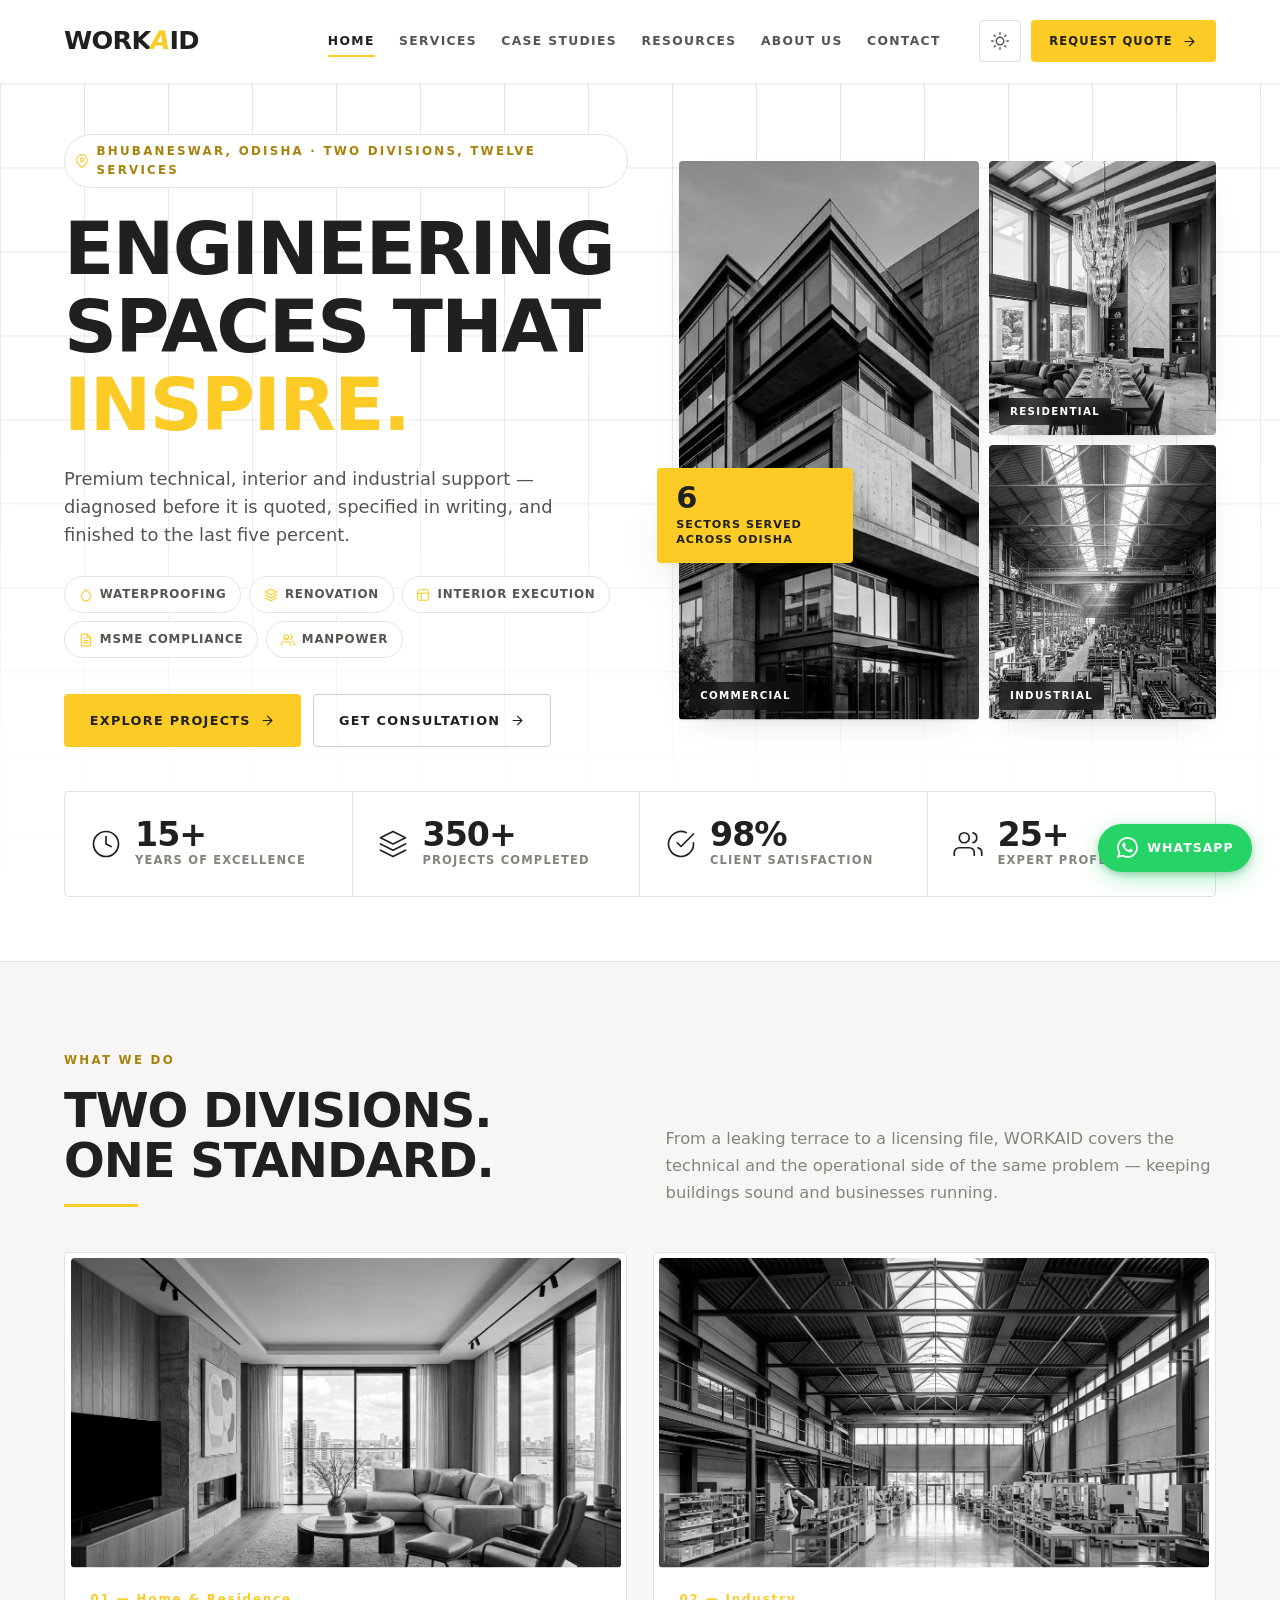
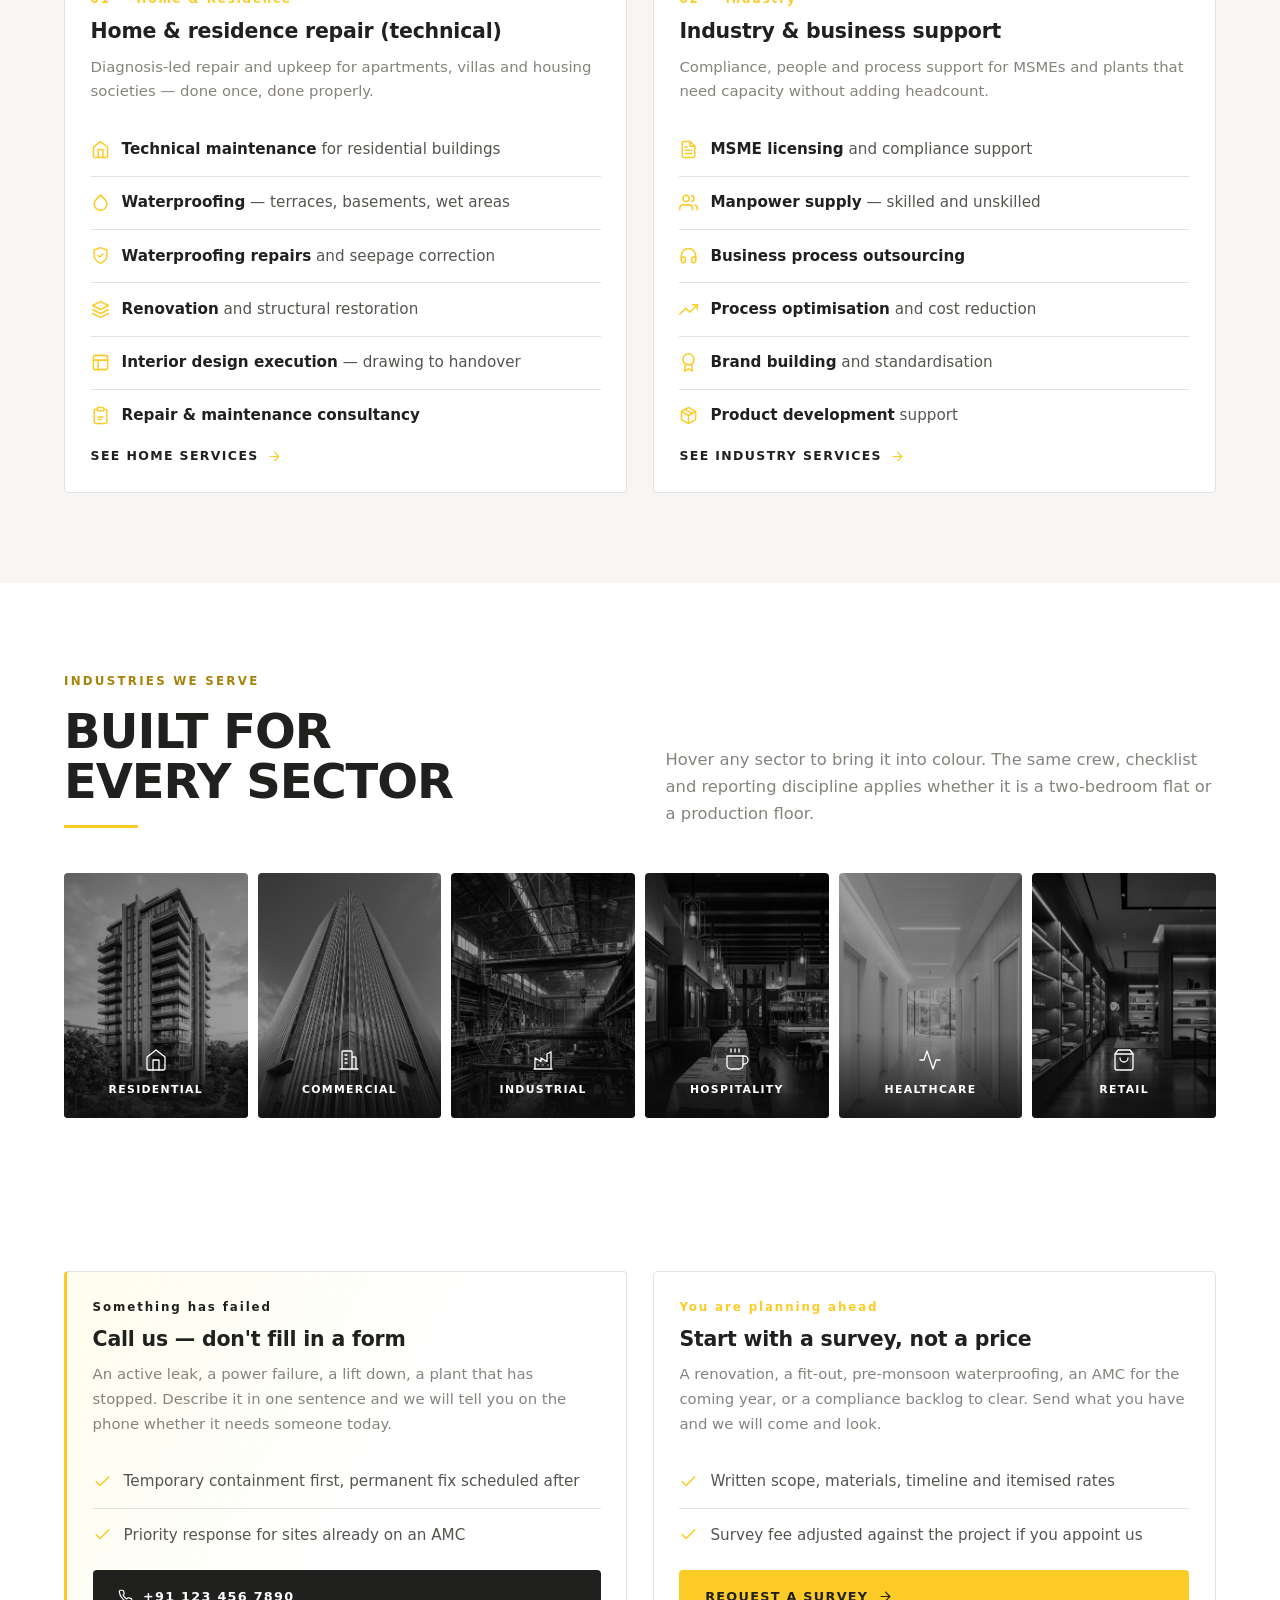
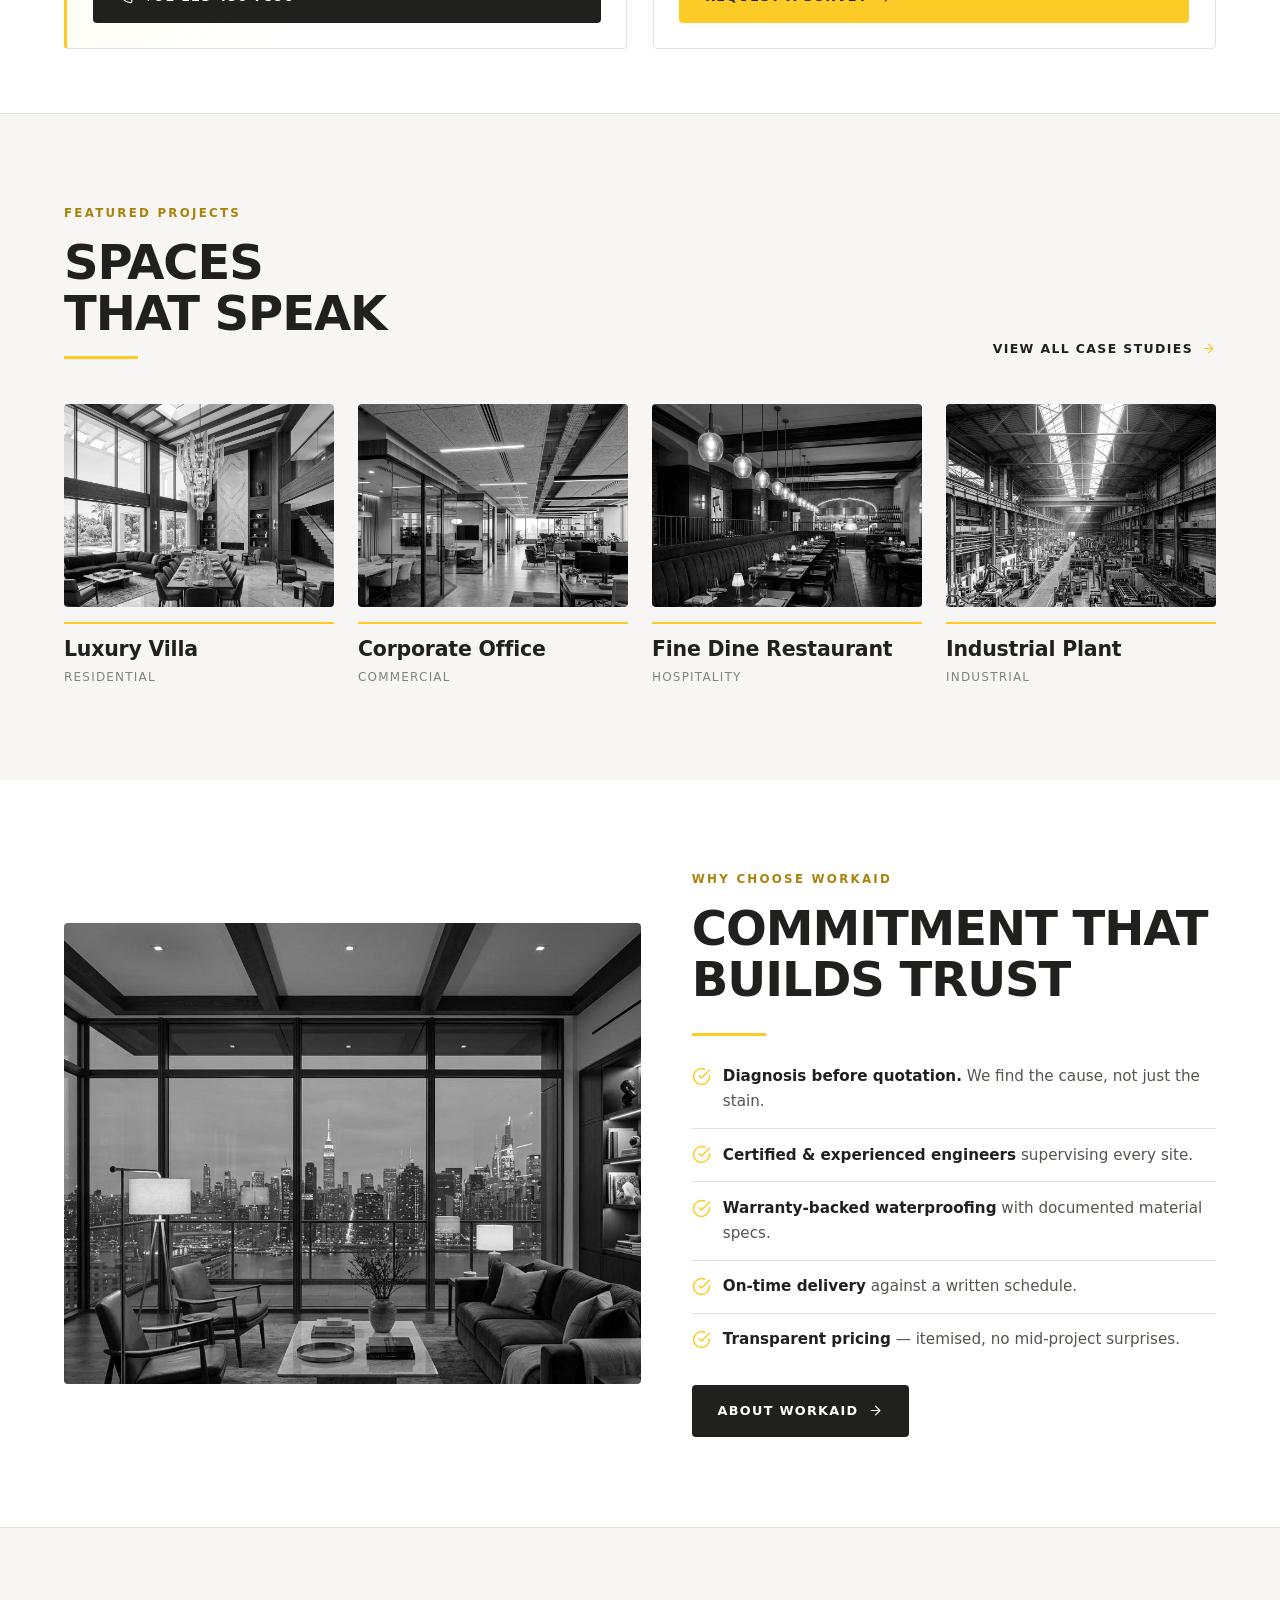
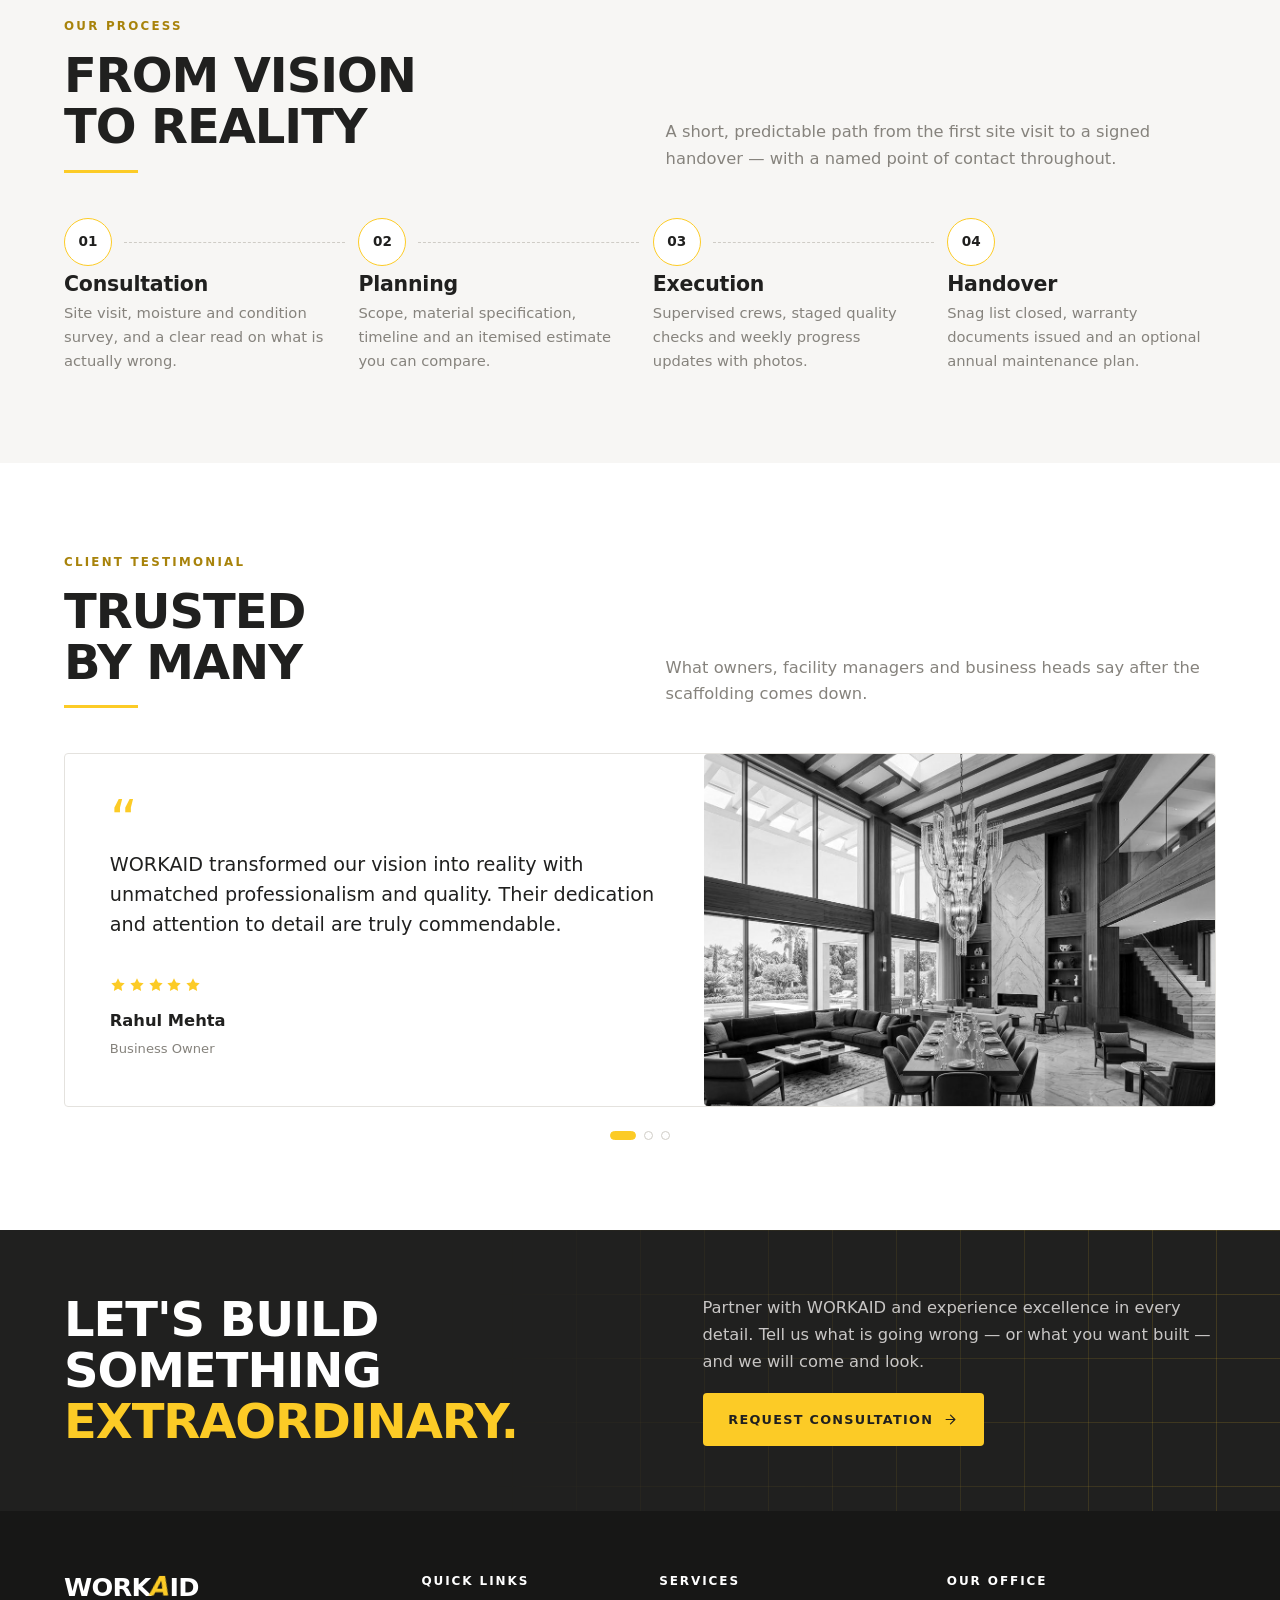
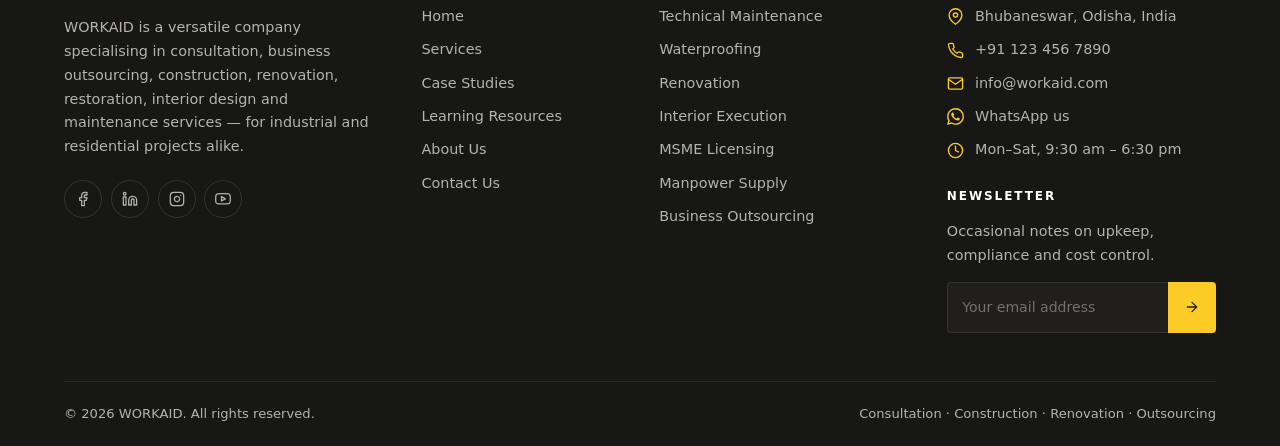
<file: index.html>
<!DOCTYPE html>
<html lang="en" data-theme="light">
<head>
<meta charset="utf-8">
<meta name="viewport" content="width=device-width, initial-scale=1">
<title>WORKAID — Technical Maintenance, Waterproofing & Industrial Support</title>
<meta name="description" content="WORKAID delivers technical maintenance, waterproofing, renovation and interior execution for homes, plus licensing, manpower, outsourcing and process support for industry. Bhubaneswar, Odisha.">
<meta name="theme-color" content="#ffffff">
<link rel="icon" href="data:image/svg+xml,%3Csvg xmlns='http://www.w3.org/2000/svg' viewBox='0 0 32 32'%3E%3Crect width='32' height='32' fill='%2320201F'/%3E%3Cpath d='M14 6h5l-6 20h-5z' fill='%23FCCB26'/%3E%3C/svg%3E">
<link rel="stylesheet" href="assets/css/style.css">
<noscript><style>
/* Scroll reveals start at opacity 0 and are switched on by JS. With no JS
   the page would render blank, so show everything immediately instead.
   Likewise on touch, where JS drives the colour reveal — without it the
   photography would stay black and white permanently. */
.reveal{opacity:1!important;transform:none!important}
.media img,.industry img{filter:none!important}
</style></noscript>
<script>
/* Apply the saved theme before first paint so there is no flash. */
(function(){try{var t=localStorage.getItem('workaid-theme');if(t==='dark'||t==='light'){document.documentElement.setAttribute('data-theme',t);}}catch(e){}})();
</script>
</head>
<body>
<script src="assets/js/icons.js"></script>

<a class="skip-link" href="#main">Skip to content</a>

<header class="site-header">
  <div class="wrap">
    <a class="logo" href="index.html">WORK<i>A</i>ID</a>

    <nav class="nav" id="site-nav" aria-label="Primary">
      <a href="index.html" aria-current="page">Home</a>
      <a href="services.html">Services</a>
      <a href="case-studies.html">Case Studies</a>
      <a href="resources.html">Resources</a>
      <a href="about.html">About Us</a>
      <a href="contact.html">Contact</a>
      <a class="btn btn--sm" href="contact.html#quote">Request Quote <svg class="ico"><use href="#i-arrow-right"></use></svg></a>
    </nav>

    <div class="header-tools">
      <button class="icon-btn theme-toggle" type="button" aria-label="Switch to dark theme" aria-pressed="false">
        <svg class="ico sun"><use href="#i-sun"></use></svg>
        <svg class="ico moon"><use href="#i-moon"></use></svg>
      </button>
      <a class="btn btn--sm header-quote" href="contact.html#quote">Request Quote <svg class="ico"><use href="#i-arrow-right"></use></svg></a>
      <button class="icon-btn nav-toggle" type="button" aria-expanded="false" aria-controls="site-nav" aria-label="Menu">
        <span></span><span></span><span></span>
      </button>
    </div>
  </div>
</header>

<main id="main">

  <!-- ============ HERO ============ -->
  <section class="hero">
    <div class="wrap">
      <div class="hero-grid">
        <div class="reveal">
          <span class="eyebrow">
            <svg class="ico"><use href="#i-map-pin"></use></svg>
            Bhubaneswar, Odisha · Two divisions, twelve services
          </span>

          <h1>Engineering<br>spaces that<br><em>inspire.</em></h1>

          <p class="hero-kicker">Premium technical, interior and industrial support — diagnosed
             before it is quoted, specified in writing, and finished to the last five percent.</p>

          <ul class="hero-chips">
            <li><svg class="ico"><use href="#i-droplet"></use></svg>Waterproofing</li>
            <li><svg class="ico"><use href="#i-layers"></use></svg>Renovation</li>
            <li><svg class="ico"><use href="#i-layout"></use></svg>Interior execution</li>
            <li><svg class="ico"><use href="#i-file-text"></use></svg>MSME compliance</li>
            <li><svg class="ico"><use href="#i-users"></use></svg>Manpower</li>
          </ul>

          <div class="hero-actions">
            <a class="btn" href="case-studies.html">Explore Projects <svg class="ico"><use href="#i-arrow-right"></use></svg></a>
            <a class="btn btn--ghost" href="contact.html#quote">Get Consultation <svg class="ico"><use href="#i-arrow-right"></use></svg></a>
          </div>
        </div>

        <div class="hero-mosaic reveal">
          <a class="hm hm--lead media" href="case-studies.html#commercial">
            <img src="assets/img/hero.jpg" alt="Commercial building delivered by WORKAID" width="1200" height="741" fetchpriority="high">
            <span class="hm-tag">Commercial</span>
          </a>
          <a class="hm media" href="case-studies.html#residential">
            <img src="assets/img/project-1.jpg" alt="Residential interior execution" width="1200" height="741" loading="lazy">
            <span class="hm-tag">Residential</span>
          </a>
          <a class="hm media" href="case-studies.html#industrial">
            <img src="assets/img/project-4.jpg" alt="Industrial plant maintenance" width="1200" height="741" loading="lazy">
            <span class="hm-tag">Industrial</span>
          </a>
          <span class="hm-badge"><b>6</b> sectors served across Odisha</span>
        </div>
      </div>

      <!-- Stat strip -->
      <div class="stats reveal">
        <div class="stat">
          <svg class="ico"><use href="#i-clock"></use></svg>
          <div><b><span data-count="15" data-suffix="+">15+</span></b><span>Years of Excellence</span></div>
        </div>
        <div class="stat">
          <svg class="ico"><use href="#i-layers"></use></svg>
          <div><b><span data-count="350" data-suffix="+">350+</span></b><span>Projects Completed</span></div>
        </div>
        <div class="stat">
          <svg class="ico"><use href="#i-check-circle"></use></svg>
          <div><b><span data-count="98" data-suffix="%">98%</span></b><span>Client Satisfaction</span></div>
        </div>
        <div class="stat">
          <svg class="ico"><use href="#i-users"></use></svg>
          <div><b><span data-count="25" data-suffix="+">25+</span></b><span>Expert Professionals</span></div>
        </div>
      </div>
    </div>
  </section>

  <!-- ============ TWO DIVISIONS ============ -->
  <section class="section section--alt section--line" id="what-we-do">
    <div class="wrap">
      <div class="sec-head reveal">
        <div>
          <span class="eyebrow">What we do</span>
          <h2>Two divisions.<br>One standard.</h2>
          <div class="rule"></div>
        </div>
        <p>From a leaking terrace to a licensing file, WORKAID covers the technical and the
           operational side of the same problem — keeping buildings sound and businesses running.</p>
      </div>

      <div class="grid g-2">

        <article class="card reveal">
          <div class="media media--ratio-16x9" style="margin:-1.25rem -1.25rem 1.4rem">
            <img src="assets/img/service-home.jpg" alt="Residential maintenance and interior work" width="1200" height="741" loading="lazy">
          </div>
          <span class="card-num">01 — Home &amp; Residence</span>
          <h3>Home &amp; residence repair (technical)</h3>
          <p>Diagnosis-led repair and upkeep for apartments, villas and housing societies — done once, done properly.</p>
          <ul class="checks" style="margin:1.1rem 0 0">
            <li><svg class="ico"><use href="#i-home"></use></svg><span><b>Technical maintenance</b> for residential buildings</span></li>
            <li><svg class="ico"><use href="#i-droplet"></use></svg><span><b>Waterproofing</b> — terraces, basements, wet areas</span></li>
            <li><svg class="ico"><use href="#i-shield"></use></svg><span><b>Waterproofing repairs</b> and seepage correction</span></li>
            <li><svg class="ico"><use href="#i-layers"></use></svg><span><b>Renovation</b> and structural restoration</span></li>
            <li><svg class="ico"><use href="#i-layout"></use></svg><span><b>Interior design execution</b> — drawing to handover</span></li>
            <li><svg class="ico"><use href="#i-clipboard"></use></svg><span><b>Repair &amp; maintenance consultancy</b></span></li>
          </ul>
          <a class="link-arrow" href="services.html#home">See home services <svg class="ico"><use href="#i-arrow-right"></use></svg></a>
        </article>

        <article class="card reveal">
          <div class="media media--ratio-16x9" style="margin:-1.25rem -1.25rem 1.4rem">
            <img src="assets/img/service-industry.jpg" alt="Industrial and business support services" width="1200" height="741" loading="lazy">
          </div>
          <span class="card-num">02 — Industry</span>
          <h3>Industry &amp; business support</h3>
          <p>Compliance, people and process support for MSMEs and plants that need capacity without adding headcount.</p>
          <ul class="checks" style="margin:1.1rem 0 0">
            <li><svg class="ico"><use href="#i-file-text"></use></svg><span><b>MSME licensing</b> and compliance support</span></li>
            <li><svg class="ico"><use href="#i-users"></use></svg><span><b>Manpower supply</b> — skilled and unskilled</span></li>
            <li><svg class="ico"><use href="#i-headphones"></use></svg><span><b>Business process outsourcing</b></span></li>
            <li><svg class="ico"><use href="#i-trending-up"></use></svg><span><b>Process optimisation</b> and cost reduction</span></li>
            <li><svg class="ico"><use href="#i-award"></use></svg><span><b>Brand building</b> and standardisation</span></li>
            <li><svg class="ico"><use href="#i-package"></use></svg><span><b>Product development</b> support</span></li>
          </ul>
          <a class="link-arrow" href="services.html#industry">See industry services <svg class="ico"><use href="#i-arrow-right"></use></svg></a>
        </article>

      </div>
    </div>
  </section>

  <!-- ============ SECTORS ============ -->
  <section class="section">
    <div class="wrap">
      <div class="sec-head reveal">
        <div>
          <span class="eyebrow">Industries we serve</span>
          <h2>Built for<br>every sector</h2>
          <div class="rule"></div>
        </div>
        <p>Hover any sector to bring it into colour. The same crew, checklist and reporting
           discipline applies whether it is a two-bedroom flat or a production floor.</p>
      </div>

      <div class="industries reveal">
        <a class="industry" href="case-studies.html#residential">
          <img src="assets/img/industry-residential.jpg" alt="Residential projects" width="896" height="1045" loading="lazy">
          <span class="industry-label"><svg class="ico"><use href="#i-home"></use></svg><span>Residential</span></span>
        </a>
        <a class="industry" href="case-studies.html#commercial">
          <img src="assets/img/industry-commercial.jpg" alt="Commercial projects" width="896" height="1045" loading="lazy">
          <span class="industry-label"><svg class="ico"><use href="#i-building"></use></svg><span>Commercial</span></span>
        </a>
        <a class="industry" href="case-studies.html#industrial">
          <img src="assets/img/industry-industrial.jpg" alt="Industrial projects" width="896" height="1045" loading="lazy">
          <span class="industry-label"><svg class="ico"><use href="#i-factory"></use></svg><span>Industrial</span></span>
        </a>
        <a class="industry" href="case-studies.html#hospitality">
          <img src="assets/img/industry-hospitality.jpg" alt="Hospitality projects" width="896" height="1045" loading="lazy">
          <span class="industry-label"><svg class="ico"><use href="#i-coffee"></use></svg><span>Hospitality</span></span>
        </a>
        <a class="industry" href="case-studies.html#healthcare">
          <img src="assets/img/industry-healthcare.jpg" alt="Healthcare projects" width="896" height="1045" loading="lazy">
          <span class="industry-label"><svg class="ico"><use href="#i-activity"></use></svg><span>Healthcare</span></span>
        </a>
        <a class="industry" href="case-studies.html#retail">
          <img src="assets/img/industry-retail.jpg" alt="Retail projects" width="896" height="1045" loading="lazy">
          <span class="industry-label"><svg class="ico"><use href="#i-shopping-bag"></use></svg><span>Retail</span></span>
        </a>
      </div>
    </div>
  </section>

  <!-- ============ TRIAGE ============ -->
  <section class="section section--tight">
    <div class="wrap">
      <div class="grid g-2">

        <article class="card card--urgent reveal">
          <span class="card-num">Something has failed</span>
          <h3>Call us — don't fill in a form</h3>
          <p>An active leak, a power failure, a lift down, a plant that has stopped. Describe it in
             one sentence and we will tell you on the phone whether it needs someone today.</p>
          <ul class="checks" style="margin:1.1rem 0 0">
            <li><svg class="ico"><use href="#i-check"></use></svg><span>Temporary containment first, permanent fix scheduled after</span></li>
            <li><svg class="ico"><use href="#i-check"></use></svg><span>Priority response for sites already on an AMC</span></li>
          </ul>
          <a class="btn btn--ink" href="tel:+911234567890" style="margin-top:1.4rem">
            <svg class="ico"><use href="#i-phone"></use></svg> +91 123 456 7890
          </a>
        </article>

        <article class="card reveal">
          <span class="card-num">You are planning ahead</span>
          <h3>Start with a survey, not a price</h3>
          <p>A renovation, a fit-out, pre-monsoon waterproofing, an AMC for the coming year, or a
             compliance backlog to clear. Send what you have and we will come and look.</p>
          <ul class="checks" style="margin:1.1rem 0 0">
            <li><svg class="ico"><use href="#i-check"></use></svg><span>Written scope, materials, timeline and itemised rates</span></li>
            <li><svg class="ico"><use href="#i-check"></use></svg><span>Survey fee adjusted against the project if you appoint us</span></li>
          </ul>
          <a class="btn" href="contact.html#quote" style="margin-top:1.4rem">
            Request a survey <svg class="ico"><use href="#i-arrow-right"></use></svg>
          </a>
        </article>

      </div>
    </div>
  </section>

  <!-- ============ FEATURED WORK ============ -->
  <section class="section section--alt section--line">
    <div class="wrap">
      <div class="sec-head reveal">
        <div>
          <span class="eyebrow">Featured projects</span>
          <h2>Spaces<br>that speak</h2>
          <div class="rule"></div>
        </div>
        <p style="display:flex;align-items:end;justify-content:flex-end">
          <a class="link-arrow" href="case-studies.html">View all case studies <svg class="ico"><use href="#i-arrow-right"></use></svg></a>
        </p>
      </div>

      <div class="tiles g-4">
        <a class="tile reveal" href="case-studies.html#residential">
          <div class="media"><img src="assets/img/project-1.jpg" alt="Luxury villa interior execution" width="1200" height="741" loading="lazy"></div>
          <div class="tile-meta"><div><h3>Luxury Villa</h3><span>Residential</span></div></div>
        </a>
        <a class="tile reveal" href="case-studies.html#commercial">
          <div class="media"><img src="assets/img/project-2.jpg" alt="Corporate office fit-out" width="1200" height="741" loading="lazy"></div>
          <div class="tile-meta"><div><h3>Corporate Office</h3><span>Commercial</span></div></div>
        </a>
        <a class="tile reveal" href="case-studies.html#hospitality">
          <div class="media"><img src="assets/img/project-3.jpg" alt="Fine dine restaurant renovation" width="1200" height="741" loading="lazy"></div>
          <div class="tile-meta"><div><h3>Fine Dine Restaurant</h3><span>Hospitality</span></div></div>
        </a>
        <a class="tile reveal" href="case-studies.html#industrial">
          <div class="media"><img src="assets/img/project-4.jpg" alt="Industrial plant support" width="1200" height="741" loading="lazy"></div>
          <div class="tile-meta"><div><h3>Industrial Plant</h3><span>Industrial</span></div></div>
        </a>
      </div>
    </div>
  </section>

  <!-- ============ WHY US ============ -->
  <section class="section">
    <div class="wrap">
      <div class="split split--wide-media">
        <div class="media reveal">
          <img src="assets/img/why-choose.jpg" alt="Completed WORKAID project handover" width="1200" height="741" loading="lazy">
        </div>
        <div class="reveal">
          <span class="eyebrow">Why choose WORKAID</span>
          <h2>Commitment that<br>builds trust</h2>
          <div class="rule" style="margin-bottom:1.75rem"></div>
          <ul class="checks">
            <li><svg class="ico"><use href="#i-check-circle"></use></svg><span><b>Diagnosis before quotation.</b> We find the cause, not just the stain.</span></li>
            <li><svg class="ico"><use href="#i-check-circle"></use></svg><span><b>Certified &amp; experienced engineers</b> supervising every site.</span></li>
            <li><svg class="ico"><use href="#i-check-circle"></use></svg><span><b>Warranty-backed waterproofing</b> with documented material specs.</span></li>
            <li><svg class="ico"><use href="#i-check-circle"></use></svg><span><b>On-time delivery</b> against a written schedule.</span></li>
            <li><svg class="ico"><use href="#i-check-circle"></use></svg><span><b>Transparent pricing</b> — itemised, no mid-project surprises.</span></li>
          </ul>
          <a class="btn btn--ink" href="about.html" style="margin-top:2rem">About WORKAID <svg class="ico"><use href="#i-arrow-right"></use></svg></a>
        </div>
      </div>
    </div>
  </section>

  <!-- ============ PROCESS ============ -->
  <section class="section section--alt section--line">
    <div class="wrap">
      <div class="sec-head reveal">
        <div>
          <span class="eyebrow">Our process</span>
          <h2>From vision<br>to reality</h2>
          <div class="rule"></div>
        </div>
        <p>A short, predictable path from the first site visit to a signed handover — with a
           named point of contact throughout.</p>
      </div>

      <div class="process">
        <div class="step reveal" data-step="01">
          <h3>Consultation</h3>
          <p>Site visit, moisture and condition survey, and a clear read on what is actually wrong.</p>
        </div>
        <div class="step reveal" data-step="02">
          <h3>Planning</h3>
          <p>Scope, material specification, timeline and an itemised estimate you can compare.</p>
        </div>
        <div class="step reveal" data-step="03">
          <h3>Execution</h3>
          <p>Supervised crews, staged quality checks and weekly progress updates with photos.</p>
        </div>
        <div class="step reveal" data-step="04">
          <h3>Handover</h3>
          <p>Snag list closed, warranty documents issued and an optional annual maintenance plan.</p>
        </div>
      </div>
    </div>
  </section>

  <!-- ============ TESTIMONIALS ============ -->
  <section class="section">
    <div class="wrap">
      <div class="sec-head reveal">
        <div>
          <span class="eyebrow">Client testimonial</span>
          <h2>Trusted<br>by many</h2>
          <div class="rule"></div>
        </div>
        <p>What owners, facility managers and business heads say after the scaffolding comes down.</p>
      </div>

      <div class="reveal" data-slider>
        <div class="slides">

          <div class="quote-wrap">
            <div class="quote-body">
              <div class="quote-mark">&ldquo;</div>
              <p class="quote-text">WORKAID transformed our vision into reality with unmatched professionalism
                 and quality. Their dedication and attention to detail are truly commendable.</p>
              <div class="stars">
                <svg class="ico ico--fill"><use href="#i-star"></use></svg><svg class="ico ico--fill"><use href="#i-star"></use></svg><svg class="ico ico--fill"><use href="#i-star"></use></svg><svg class="ico ico--fill"><use href="#i-star"></use></svg><svg class="ico ico--fill"><use href="#i-star"></use></svg>
              </div>
              <div class="quote-who"><b>Rahul Mehta</b><span>Business Owner</span></div>
            </div>
            <div class="quote-media media"><img src="assets/img/testimonial.jpg" alt="" width="1200" height="741" loading="lazy"></div>
          </div>

          <div class="quote-wrap">
            <div class="quote-body">
              <div class="quote-mark">&ldquo;</div>
              <p class="quote-text">Three contractors patched the same terrace for two monsoons. WORKAID traced it
                 to the parapet joint, fixed it once, and it has stayed dry since.</p>
              <div class="stars">
                <svg class="ico ico--fill"><use href="#i-star"></use></svg><svg class="ico ico--fill"><use href="#i-star"></use></svg><svg class="ico ico--fill"><use href="#i-star"></use></svg><svg class="ico ico--fill"><use href="#i-star"></use></svg><svg class="ico ico--fill"><use href="#i-star"></use></svg>
              </div>
              <div class="quote-who"><b>S. Pattnaik</b><span>Secretary, Housing Society</span></div>
            </div>
            <div class="quote-media media"><img src="assets/img/project-5.jpg" alt="" width="1200" height="741" loading="lazy"></div>
          </div>

          <div class="quote-wrap">
            <div class="quote-body">
              <div class="quote-mark">&ldquo;</div>
              <p class="quote-text">They handled our MSME registration, the licence renewals and then took over
                 back-office billing. One team, far fewer follow-ups at our end.</p>
              <div class="stars">
                <svg class="ico ico--fill"><use href="#i-star"></use></svg><svg class="ico ico--fill"><use href="#i-star"></use></svg><svg class="ico ico--fill"><use href="#i-star"></use></svg><svg class="ico ico--fill"><use href="#i-star"></use></svg><svg class="ico ico--fill"><use href="#i-star"></use></svg>
              </div>
              <div class="quote-who"><b>A. Sahoo</b><span>Director, Fabrication Unit</span></div>
            </div>
            <div class="quote-media media"><img src="assets/img/project-6.jpg" alt="" width="1200" height="741" loading="lazy"></div>
          </div>

        </div>
        <div class="dots" role="tablist" aria-label="Testimonials"></div>
      </div>
    </div>
  </section>

  <!-- ============ CTA ============ -->
  <section class="cta-band">
    <div class="wrap">
      <div>
        <h2>Let's build something <em>extraordinary.</em></h2>
      </div>
      <div>
        <p>Partner with WORKAID and experience excellence in every detail. Tell us what is going
           wrong — or what you want built — and we will come and look.</p>
        <a class="btn" href="contact.html#quote">Request Consultation <svg class="ico"><use href="#i-arrow-right"></use></svg></a>
      </div>
    </div>
  </section>

</main>

<footer class="site-footer">
  <div class="wrap">
    <div class="footer-grid">
      <div>
        <a class="logo" href="index.html">WORK<i>A</i>ID</a>
        <p>WORKAID is a versatile company specialising in consultation, business outsourcing,
           construction, renovation, restoration, interior design and maintenance services —
           for industrial and residential projects alike.</p>
        <div class="socials">
          <a href="#" aria-label="Facebook"><svg class="ico"><use href="#i-facebook"></use></svg></a>
          <a href="#" aria-label="LinkedIn"><svg class="ico"><use href="#i-linkedin"></use></svg></a>
          <a href="#" aria-label="Instagram"><svg class="ico"><use href="#i-instagram"></use></svg></a>
          <a href="#" aria-label="YouTube"><svg class="ico"><use href="#i-youtube"></use></svg></a>
        </div>
      </div>

      <div>
        <h4>Quick Links</h4>
        <ul>
          <li><a href="index.html">Home</a></li>
          <li><a href="services.html">Services</a></li>
          <li><a href="case-studies.html">Case Studies</a></li>
          <li><a href="resources.html">Learning Resources</a></li>
          <li><a href="about.html">About Us</a></li>
          <li><a href="contact.html">Contact Us</a></li>
        </ul>
      </div>

      <div>
        <h4>Services</h4>
        <ul>
          <li><a href="services.html#maintenance">Technical Maintenance</a></li>
          <li><a href="services.html#waterproofing">Waterproofing</a></li>
          <li><a href="services.html#renovation">Renovation</a></li>
          <li><a href="services.html#interior">Interior Execution</a></li>
          <li><a href="services.html#licensing">MSME Licensing</a></li>
          <li><a href="services.html#manpower">Manpower Supply</a></li>
          <li><a href="services.html#bpo">Business Outsourcing</a></li>
        </ul>
      </div>

      <div>
        <h4>Our Office</h4>
        <ul class="contact-list">
          <li><svg class="ico"><use href="#i-map-pin"></use></svg><span>Bhubaneswar, Odisha, India</span></li>
          <li><svg class="ico"><use href="#i-phone"></use></svg><a href="tel:+911234567890">+91 123 456 7890</a></li>
          <li><svg class="ico"><use href="#i-mail"></use></svg><a href="mailto:info@workaid.com">info@workaid.com</a></li>
          <li><svg class="ico ico--fill"><use href="#i-whatsapp"></use></svg><a href="https://wa.me/911234567890" target="_blank" rel="noopener">WhatsApp us</a></li>
          <li><svg class="ico"><use href="#i-clock"></use></svg><span>Mon–Sat, 9:30 am – 6:30 pm</span></li>
        </ul>
        <h4 style="margin-top:1.75rem">Newsletter</h4>
        <p style="margin:0">Occasional notes on upkeep, compliance and cost control.</p>
        <form class="newsletter" action="https://formsubmit.co/info@workaid.com" method="POST" data-validate>
          <input type="hidden" name="_subject" value="Newsletter signup — workaid.com">
          <input type="hidden" name="_next" value="https://kosmosconnect.github.io/WorkAid/thank-you.html">
          <input type="hidden" name="_captcha" value="false">
          <input type="text" name="_honey" style="display:none" tabindex="-1" autocomplete="off" aria-hidden="true">
          <label class="field" style="flex:1;display:block">
            <span class="visually-hidden" style="position:absolute;width:1px;height:1px;overflow:hidden;clip:rect(0 0 0 0)">Your email address</span>
            <input type="email" name="Email" placeholder="Your email address" required>
          </label>
          <button type="submit" aria-label="Subscribe"><svg class="ico"><use href="#i-arrow-right"></use></svg></button>
        </form>
      </div>
    </div>

    <div class="footer-base">
      <span>&copy; <span data-year>2026</span> WORKAID. All rights reserved.</span>
      <span>Consultation · Construction · Renovation · Outsourcing</span>
    </div>
  </div>
</footer>

<!-- WhatsApp. Replace the number in href on all pages (see README). -->
<a class="wa-fab" href="https://wa.me/911234567890?text=Hi%20WORKAID%2C%20I%20have%20a%20question%20about%20"
   target="_blank" rel="noopener" aria-label="Message WORKAID on WhatsApp">
  <svg class="ico ico--fill"><use href="#i-whatsapp"></use></svg>
  <span class="wa-label">WhatsApp</span>
</a>

<script src="assets/js/main.js" defer></script>
</body>
</html>
</file>
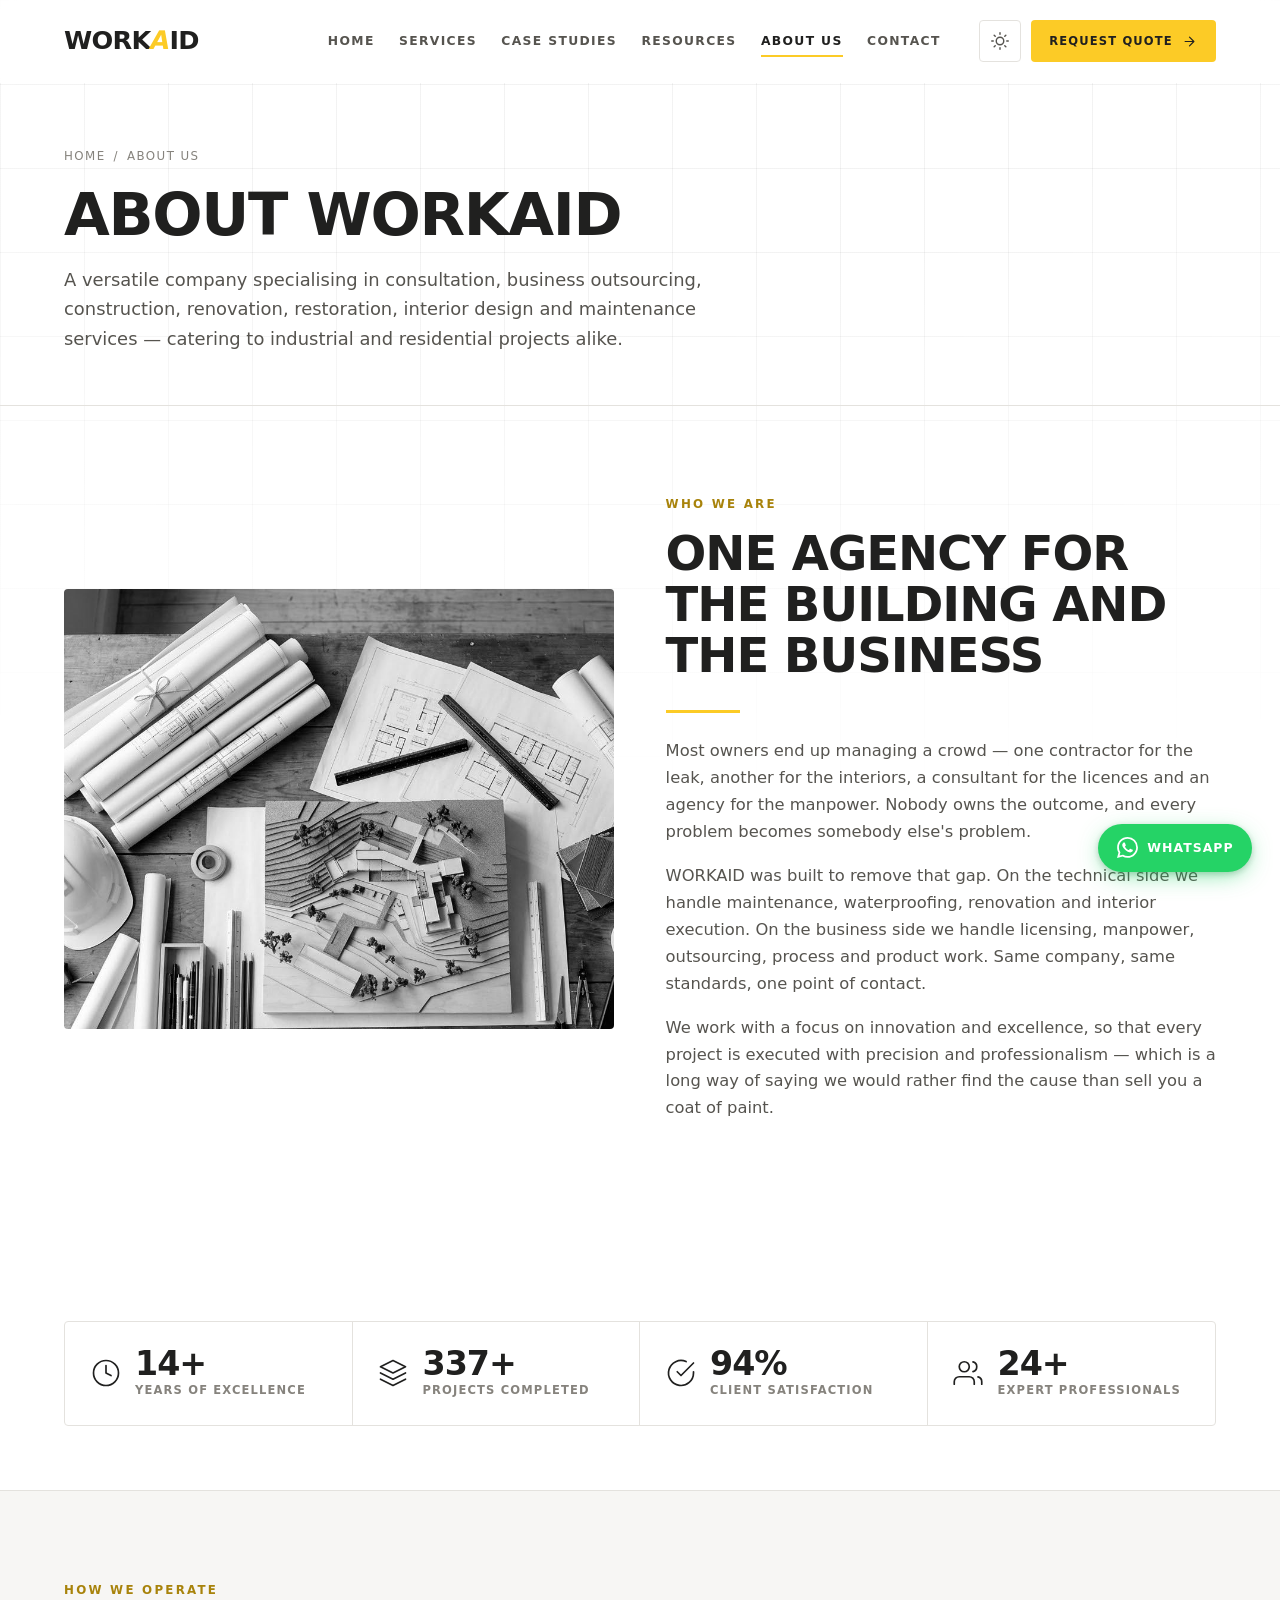
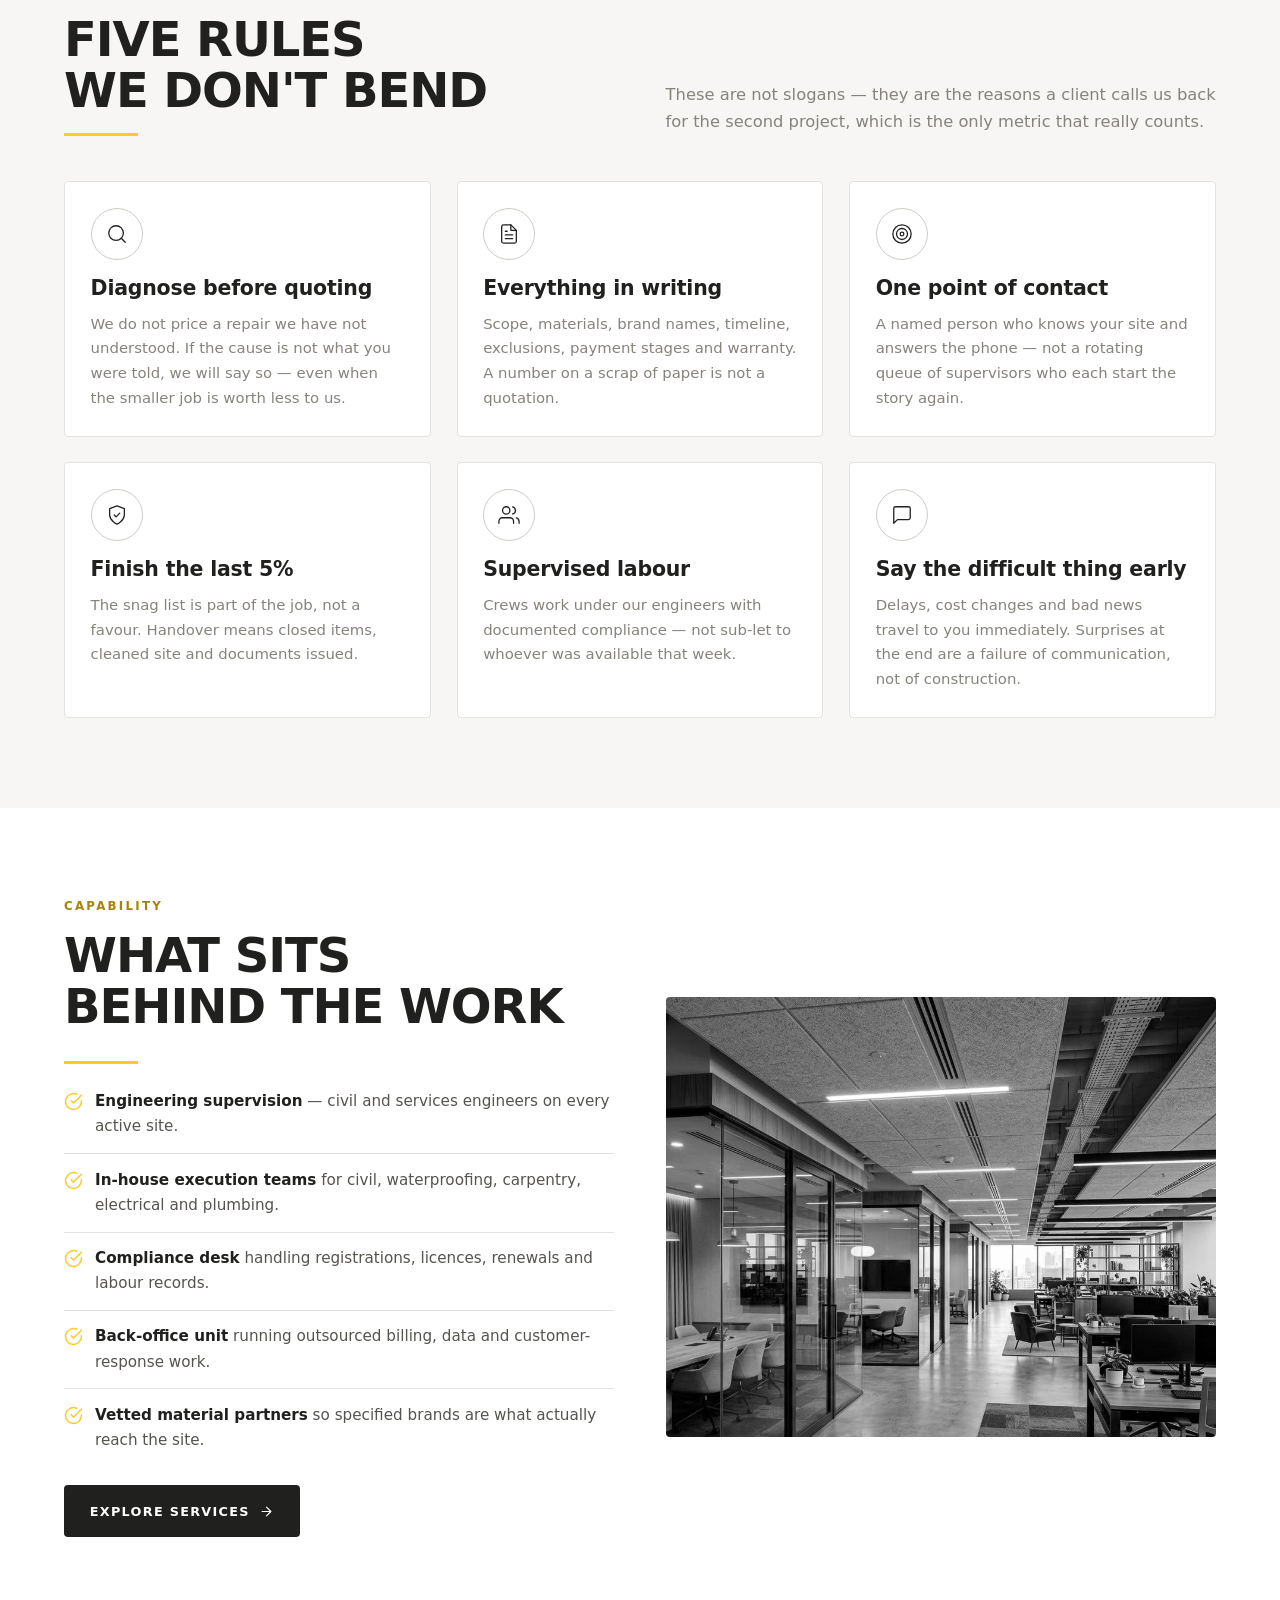
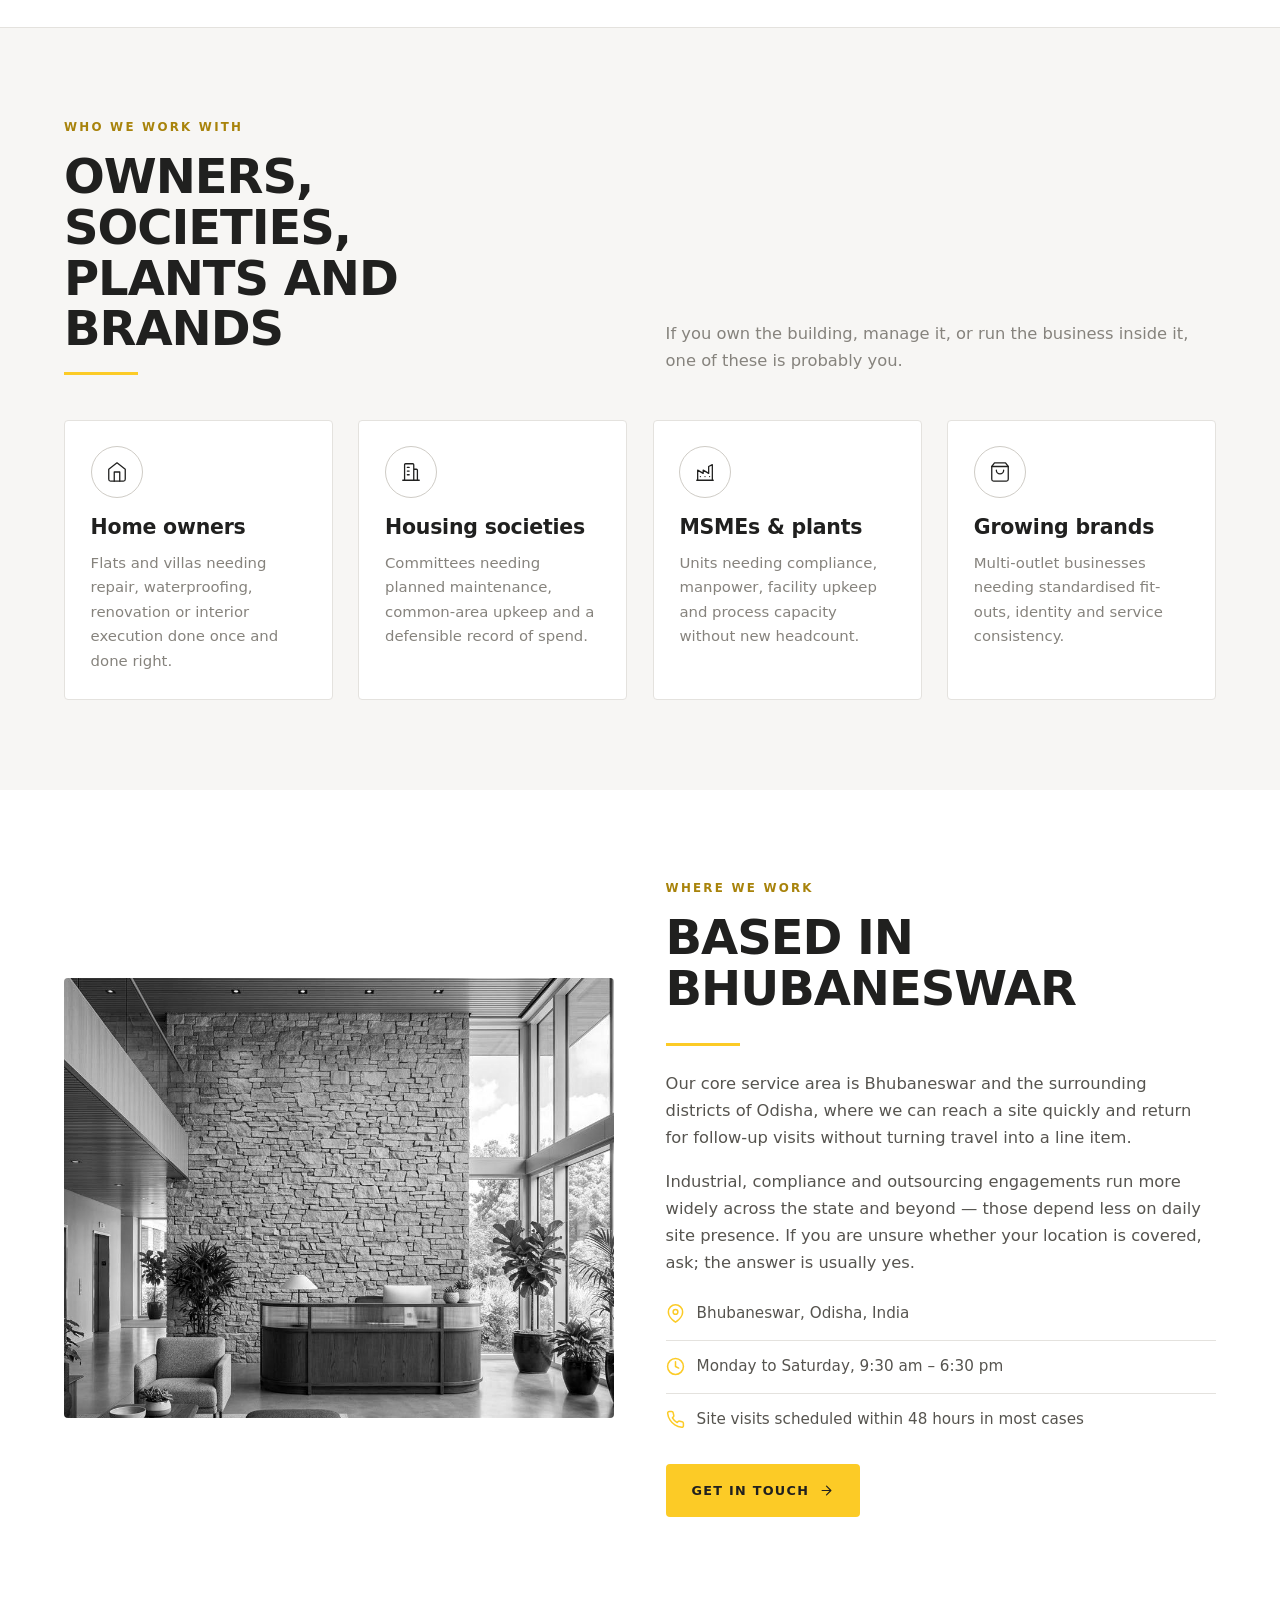
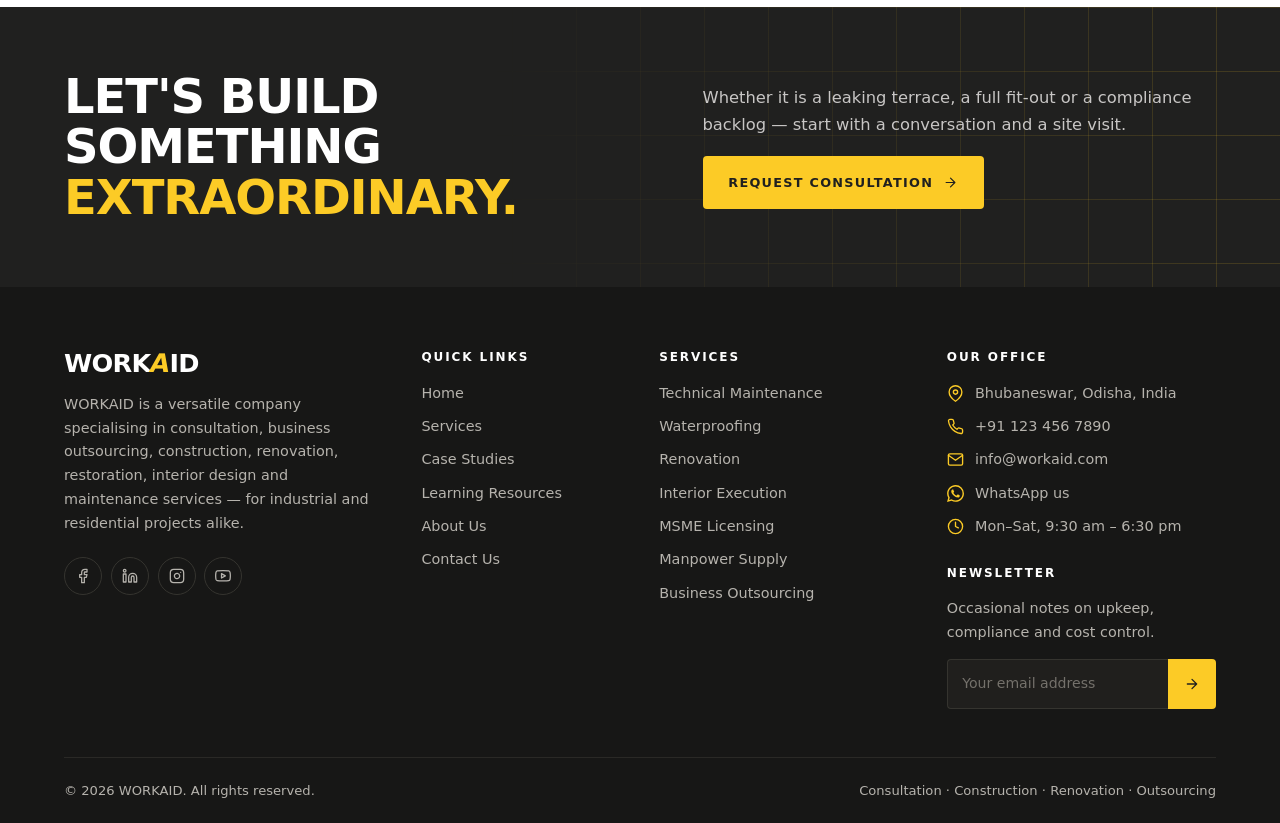
<file: about.html>
<!DOCTYPE html>
<html lang="en" data-theme="light">
<head>
<meta charset="utf-8">
<meta name="viewport" content="width=device-width, initial-scale=1">
<title>About Us — Who WORKAID Is and How We Work | WORKAID</title>
<meta name="description" content="WORKAID is a Bhubaneswar-based company specialising in technical maintenance, waterproofing, renovation and interior execution for homes, and licensing, manpower, outsourcing and process support for industry.">
<meta name="theme-color" content="#ffffff">
<link rel="icon" href="data:image/svg+xml,%3Csvg xmlns='http://www.w3.org/2000/svg' viewBox='0 0 32 32'%3E%3Crect width='32' height='32' fill='%2320201F'/%3E%3Cpath d='M14 6h5l-6 20h-5z' fill='%23FCCB26'/%3E%3C/svg%3E">
<link rel="stylesheet" href="assets/css/style.css">
<noscript><style>
/* Scroll reveals start at opacity 0 and are switched on by JS. With no JS
   the page would render blank, so show everything immediately instead.
   Likewise on touch, where JS drives the colour reveal — without it the
   photography would stay black and white permanently. */
.reveal{opacity:1!important;transform:none!important}
.media img,.industry img{filter:none!important}
</style></noscript>
<script>
(function(){try{var t=localStorage.getItem('workaid-theme');if(t==='dark'||t==='light'){document.documentElement.setAttribute('data-theme',t);}}catch(e){}})();
</script>
</head>
<body>
<script src="assets/js/icons.js"></script>

<a class="skip-link" href="#main">Skip to content</a>

<header class="site-header">
  <div class="wrap">
    <a class="logo" href="index.html">WORK<i>A</i>ID</a>
    <nav class="nav" id="site-nav" aria-label="Primary">
      <a href="index.html">Home</a>
      <a href="services.html">Services</a>
      <a href="case-studies.html">Case Studies</a>
      <a href="resources.html">Resources</a>
      <a href="about.html" aria-current="page">About Us</a>
      <a href="contact.html">Contact</a>
      <a class="btn btn--sm" href="contact.html#quote">Request Quote <svg class="ico"><use href="#i-arrow-right"></use></svg></a>
    </nav>
    <div class="header-tools">
      <button class="icon-btn theme-toggle" type="button" aria-label="Switch to dark theme" aria-pressed="false">
        <svg class="ico sun"><use href="#i-sun"></use></svg>
        <svg class="ico moon"><use href="#i-moon"></use></svg>
      </button>
      <a class="btn btn--sm header-quote" href="contact.html#quote">Request Quote <svg class="ico"><use href="#i-arrow-right"></use></svg></a>
      <button class="icon-btn nav-toggle" type="button" aria-expanded="false" aria-controls="site-nav" aria-label="Menu">
        <span></span><span></span><span></span>
      </button>
    </div>
  </div>
</header>

<main id="main">

  <section class="page-head">
    <div class="wrap">
      <nav class="crumbs" aria-label="Breadcrumb"><a href="index.html">Home</a> <span>/</span> <span>About Us</span></nav>
      <h1>About WORKAID</h1>
      <p class="lede">A versatile company specialising in consultation, business outsourcing,
         construction, renovation, restoration, interior design and maintenance services — catering
         to industrial and residential projects alike.</p>
    </div>
  </section>

  <!-- ============ STORY ============ -->
  <section class="section">
    <div class="wrap">
      <div class="split">
        <div class="media reveal">
          <img src="assets/img/about-hero.jpg" alt="The WORKAID team on site" width="1200" height="741" loading="lazy">
        </div>
        <div class="reveal">
          <span class="eyebrow">Who we are</span>
          <h2>One agency for<br>the building and<br>the business</h2>
          <div class="rule" style="margin-bottom:1.6rem"></div>
          <p>Most owners end up managing a crowd — one contractor for the leak, another for the
             interiors, a consultant for the licences and an agency for the manpower. Nobody owns the
             outcome, and every problem becomes somebody else's problem.</p>
          <p>WORKAID was built to remove that gap. On the technical side we handle maintenance,
             waterproofing, renovation and interior execution. On the business side we handle
             licensing, manpower, outsourcing, process and product work. Same company, same
             standards, one point of contact.</p>
          <p>We work with a focus on innovation and excellence, so that every project is executed with
             precision and professionalism — which is a long way of saying we would rather find the
             cause than sell you a coat of paint.</p>
        </div>
      </div>
    </div>
  </section>

  <!-- ============ NUMBERS ============ -->
  <section class="section section--tight">
    <div class="wrap">
      <div class="stats reveal">
        <div class="stat">
          <svg class="ico"><use href="#i-clock"></use></svg>
          <div><b><span data-count="15" data-suffix="+">15+</span></b><span>Years of Excellence</span></div>
        </div>
        <div class="stat">
          <svg class="ico"><use href="#i-layers"></use></svg>
          <div><b><span data-count="350" data-suffix="+">350+</span></b><span>Projects Completed</span></div>
        </div>
        <div class="stat">
          <svg class="ico"><use href="#i-check-circle"></use></svg>
          <div><b><span data-count="98" data-suffix="%">98%</span></b><span>Client Satisfaction</span></div>
        </div>
        <div class="stat">
          <svg class="ico"><use href="#i-users"></use></svg>
          <div><b><span data-count="25" data-suffix="+">25+</span></b><span>Expert Professionals</span></div>
        </div>
      </div>
    </div>
  </section>

  <!-- ============ VALUES ============ -->
  <section class="section section--alt section--line">
    <div class="wrap">
      <div class="sec-head reveal">
        <div>
          <span class="eyebrow">How we operate</span>
          <h2>Five rules<br>we don't bend</h2>
          <div class="rule"></div>
        </div>
        <p>These are not slogans — they are the reasons a client calls us back for the second
           project, which is the only metric that really counts.</p>
      </div>

      <div class="grid g-3">
        <article class="card reveal">
          <span class="card-icon"><svg class="ico"><use href="#i-search"></use></svg></span>
          <h3>Diagnose before quoting</h3>
          <p>We do not price a repair we have not understood. If the cause is not what you were told,
             we will say so — even when the smaller job is worth less to us.</p>
        </article>
        <article class="card reveal">
          <span class="card-icon"><svg class="ico"><use href="#i-file-text"></use></svg></span>
          <h3>Everything in writing</h3>
          <p>Scope, materials, brand names, timeline, exclusions, payment stages and warranty. A
             number on a scrap of paper is not a quotation.</p>
        </article>
        <article class="card reveal">
          <span class="card-icon"><svg class="ico"><use href="#i-target"></use></svg></span>
          <h3>One point of contact</h3>
          <p>A named person who knows your site and answers the phone — not a rotating queue of
             supervisors who each start the story again.</p>
        </article>
        <article class="card reveal">
          <span class="card-icon"><svg class="ico"><use href="#i-shield"></use></svg></span>
          <h3>Finish the last 5%</h3>
          <p>The snag list is part of the job, not a favour. Handover means closed items, cleaned
             site and documents issued.</p>
        </article>
        <article class="card reveal">
          <span class="card-icon"><svg class="ico"><use href="#i-users"></use></svg></span>
          <h3>Supervised labour</h3>
          <p>Crews work under our engineers with documented compliance — not sub-let to whoever was
             available that week.</p>
        </article>
        <article class="card reveal">
          <span class="card-icon"><svg class="ico"><use href="#i-message"></use></svg></span>
          <h3>Say the difficult thing early</h3>
          <p>Delays, cost changes and bad news travel to you immediately. Surprises at the end are a
             failure of communication, not of construction.</p>
        </article>
      </div>
    </div>
  </section>

  <!-- ============ CAPABILITY ============ -->
  <section class="section">
    <div class="wrap">
      <div class="split split--media-last">
        <div class="reveal">
          <span class="eyebrow">Capability</span>
          <h2>What sits<br>behind the work</h2>
          <div class="rule" style="margin-bottom:1.6rem"></div>
          <ul class="checks">
            <li><svg class="ico"><use href="#i-check-circle"></use></svg><span><b>Engineering supervision</b> — civil and services engineers on every active site.</span></li>
            <li><svg class="ico"><use href="#i-check-circle"></use></svg><span><b>In-house execution teams</b> for civil, waterproofing, carpentry, electrical and plumbing.</span></li>
            <li><svg class="ico"><use href="#i-check-circle"></use></svg><span><b>Compliance desk</b> handling registrations, licences, renewals and labour records.</span></li>
            <li><svg class="ico"><use href="#i-check-circle"></use></svg><span><b>Back-office unit</b> running outsourced billing, data and customer-response work.</span></li>
            <li><svg class="ico"><use href="#i-check-circle"></use></svg><span><b>Vetted material partners</b> so specified brands are what actually reach the site.</span></li>
          </ul>
          <a class="btn btn--ink" href="services.html" style="margin-top:2rem">Explore services <svg class="ico"><use href="#i-arrow-right"></use></svg></a>
        </div>
        <div class="media reveal">
          <img src="assets/img/about-story.jpg" alt="WORKAID execution team at work" width="1200" height="741" loading="lazy">
        </div>
      </div>
    </div>
  </section>

  <!-- ============ WHO WE WORK WITH ============ -->
  <section class="section section--alt section--line">
    <div class="wrap">
      <div class="sec-head reveal">
        <div>
          <span class="eyebrow">Who we work with</span>
          <h2>Owners, societies,<br>plants and brands</h2>
          <div class="rule"></div>
        </div>
        <p>If you own the building, manage it, or run the business inside it, one of these is
           probably you.</p>
      </div>

      <div class="grid g-4">
        <article class="card reveal">
          <span class="card-icon"><svg class="ico"><use href="#i-home"></use></svg></span>
          <h3>Home owners</h3>
          <p>Flats and villas needing repair, waterproofing, renovation or interior execution done once and done right.</p>
        </article>
        <article class="card reveal">
          <span class="card-icon"><svg class="ico"><use href="#i-building"></use></svg></span>
          <h3>Housing societies</h3>
          <p>Committees needing planned maintenance, common-area upkeep and a defensible record of spend.</p>
        </article>
        <article class="card reveal">
          <span class="card-icon"><svg class="ico"><use href="#i-factory"></use></svg></span>
          <h3>MSMEs &amp; plants</h3>
          <p>Units needing compliance, manpower, facility upkeep and process capacity without new headcount.</p>
        </article>
        <article class="card reveal">
          <span class="card-icon"><svg class="ico"><use href="#i-shopping-bag"></use></svg></span>
          <h3>Growing brands</h3>
          <p>Multi-outlet businesses needing standardised fit-outs, identity and service consistency.</p>
        </article>
      </div>
    </div>
  </section>

  <!-- ============ COVERAGE ============ -->
  <section class="section">
    <div class="wrap">
      <div class="split">
        <div class="media reveal">
          <img src="assets/img/contact-office.jpg" alt="WORKAID office in Bhubaneswar" width="1200" height="741" loading="lazy">
        </div>
        <div class="reveal">
          <span class="eyebrow">Where we work</span>
          <h2>Based in<br>Bhubaneswar</h2>
          <div class="rule" style="margin-bottom:1.6rem"></div>
          <p>Our core service area is Bhubaneswar and the surrounding districts of Odisha, where we
             can reach a site quickly and return for follow-up visits without turning travel into a
             line item.</p>
          <p>Industrial, compliance and outsourcing engagements run more widely across the state and
             beyond — those depend less on daily site presence. If you are unsure whether your
             location is covered, ask; the answer is usually yes.</p>
          <ul class="checks" style="margin-top:1.5rem">
            <li><svg class="ico"><use href="#i-map-pin"></use></svg><span>Bhubaneswar, Odisha, India</span></li>
            <li><svg class="ico"><use href="#i-clock"></use></svg><span>Monday to Saturday, 9:30 am – 6:30 pm</span></li>
            <li><svg class="ico"><use href="#i-phone"></use></svg><span>Site visits scheduled within 48 hours in most cases</span></li>
          </ul>
          <a class="btn" href="contact.html" style="margin-top:2rem">Get in touch <svg class="ico"><use href="#i-arrow-right"></use></svg></a>
        </div>
      </div>
    </div>
  </section>

  <section class="cta-band">
    <div class="wrap">
      <div><h2>Let's build something <em>extraordinary.</em></h2></div>
      <div>
        <p>Whether it is a leaking terrace, a full fit-out or a compliance backlog — start with a
           conversation and a site visit.</p>
        <a class="btn" href="contact.html#quote">Request Consultation <svg class="ico"><use href="#i-arrow-right"></use></svg></a>
      </div>
    </div>
  </section>

</main>

<footer class="site-footer">
  <div class="wrap">
    <div class="footer-grid">
      <div>
        <a class="logo" href="index.html">WORK<i>A</i>ID</a>
        <p>WORKAID is a versatile company specialising in consultation, business outsourcing,
           construction, renovation, restoration, interior design and maintenance services —
           for industrial and residential projects alike.</p>
        <div class="socials">
          <a href="#" aria-label="Facebook"><svg class="ico"><use href="#i-facebook"></use></svg></a>
          <a href="#" aria-label="LinkedIn"><svg class="ico"><use href="#i-linkedin"></use></svg></a>
          <a href="#" aria-label="Instagram"><svg class="ico"><use href="#i-instagram"></use></svg></a>
          <a href="#" aria-label="YouTube"><svg class="ico"><use href="#i-youtube"></use></svg></a>
        </div>
      </div>
      <div>
        <h4>Quick Links</h4>
        <ul>
          <li><a href="index.html">Home</a></li>
          <li><a href="services.html">Services</a></li>
          <li><a href="case-studies.html">Case Studies</a></li>
          <li><a href="resources.html">Learning Resources</a></li>
          <li><a href="about.html">About Us</a></li>
          <li><a href="contact.html">Contact Us</a></li>
        </ul>
      </div>
      <div>
        <h4>Services</h4>
        <ul>
          <li><a href="services.html#maintenance">Technical Maintenance</a></li>
          <li><a href="services.html#waterproofing">Waterproofing</a></li>
          <li><a href="services.html#renovation">Renovation</a></li>
          <li><a href="services.html#interior">Interior Execution</a></li>
          <li><a href="services.html#licensing">MSME Licensing</a></li>
          <li><a href="services.html#manpower">Manpower Supply</a></li>
          <li><a href="services.html#bpo">Business Outsourcing</a></li>
        </ul>
      </div>
      <div>
        <h4>Our Office</h4>
        <ul class="contact-list">
          <li><svg class="ico"><use href="#i-map-pin"></use></svg><span>Bhubaneswar, Odisha, India</span></li>
          <li><svg class="ico"><use href="#i-phone"></use></svg><a href="tel:+911234567890">+91 123 456 7890</a></li>
          <li><svg class="ico"><use href="#i-mail"></use></svg><a href="mailto:info@workaid.com">info@workaid.com</a></li>
          <li><svg class="ico ico--fill"><use href="#i-whatsapp"></use></svg><a href="https://wa.me/911234567890" target="_blank" rel="noopener">WhatsApp us</a></li>
          <li><svg class="ico"><use href="#i-clock"></use></svg><span>Mon–Sat, 9:30 am – 6:30 pm</span></li>
        </ul>
        <h4 style="margin-top:1.75rem">Newsletter</h4>
        <p style="margin:0">Occasional notes on upkeep, compliance and cost control.</p>
        <form class="newsletter" action="https://formsubmit.co/info@workaid.com" method="POST" data-validate>
          <input type="hidden" name="_subject" value="Newsletter signup — workaid.com">
          <input type="hidden" name="_next" value="https://kosmosconnect.github.io/WorkAid/thank-you.html">
          <input type="hidden" name="_captcha" value="false">
          <input type="text" name="_honey" style="display:none" tabindex="-1" autocomplete="off" aria-hidden="true">
          <label class="field" style="flex:1;display:block">
            <span style="position:absolute;width:1px;height:1px;overflow:hidden;clip:rect(0 0 0 0)">Your email address</span>
            <input type="email" name="Email" placeholder="Your email address" required>
          </label>
          <button type="submit" aria-label="Subscribe"><svg class="ico"><use href="#i-arrow-right"></use></svg></button>
        </form>
      </div>
    </div>
    <div class="footer-base">
      <span>&copy; <span data-year>2026</span> WORKAID. All rights reserved.</span>
      <span>Consultation · Construction · Renovation · Outsourcing</span>
    </div>
  </div>
</footer>

<!-- WhatsApp. Replace the number in href on all pages (see README). -->
<a class="wa-fab" href="https://wa.me/911234567890?text=Hi%20WORKAID%2C%20I%20have%20a%20question%20about%20"
   target="_blank" rel="noopener" aria-label="Message WORKAID on WhatsApp">
  <svg class="ico ico--fill"><use href="#i-whatsapp"></use></svg>
  <span class="wa-label">WhatsApp</span>
</a>

<script src="assets/js/main.js" defer></script>
</body>
</html>
</file>
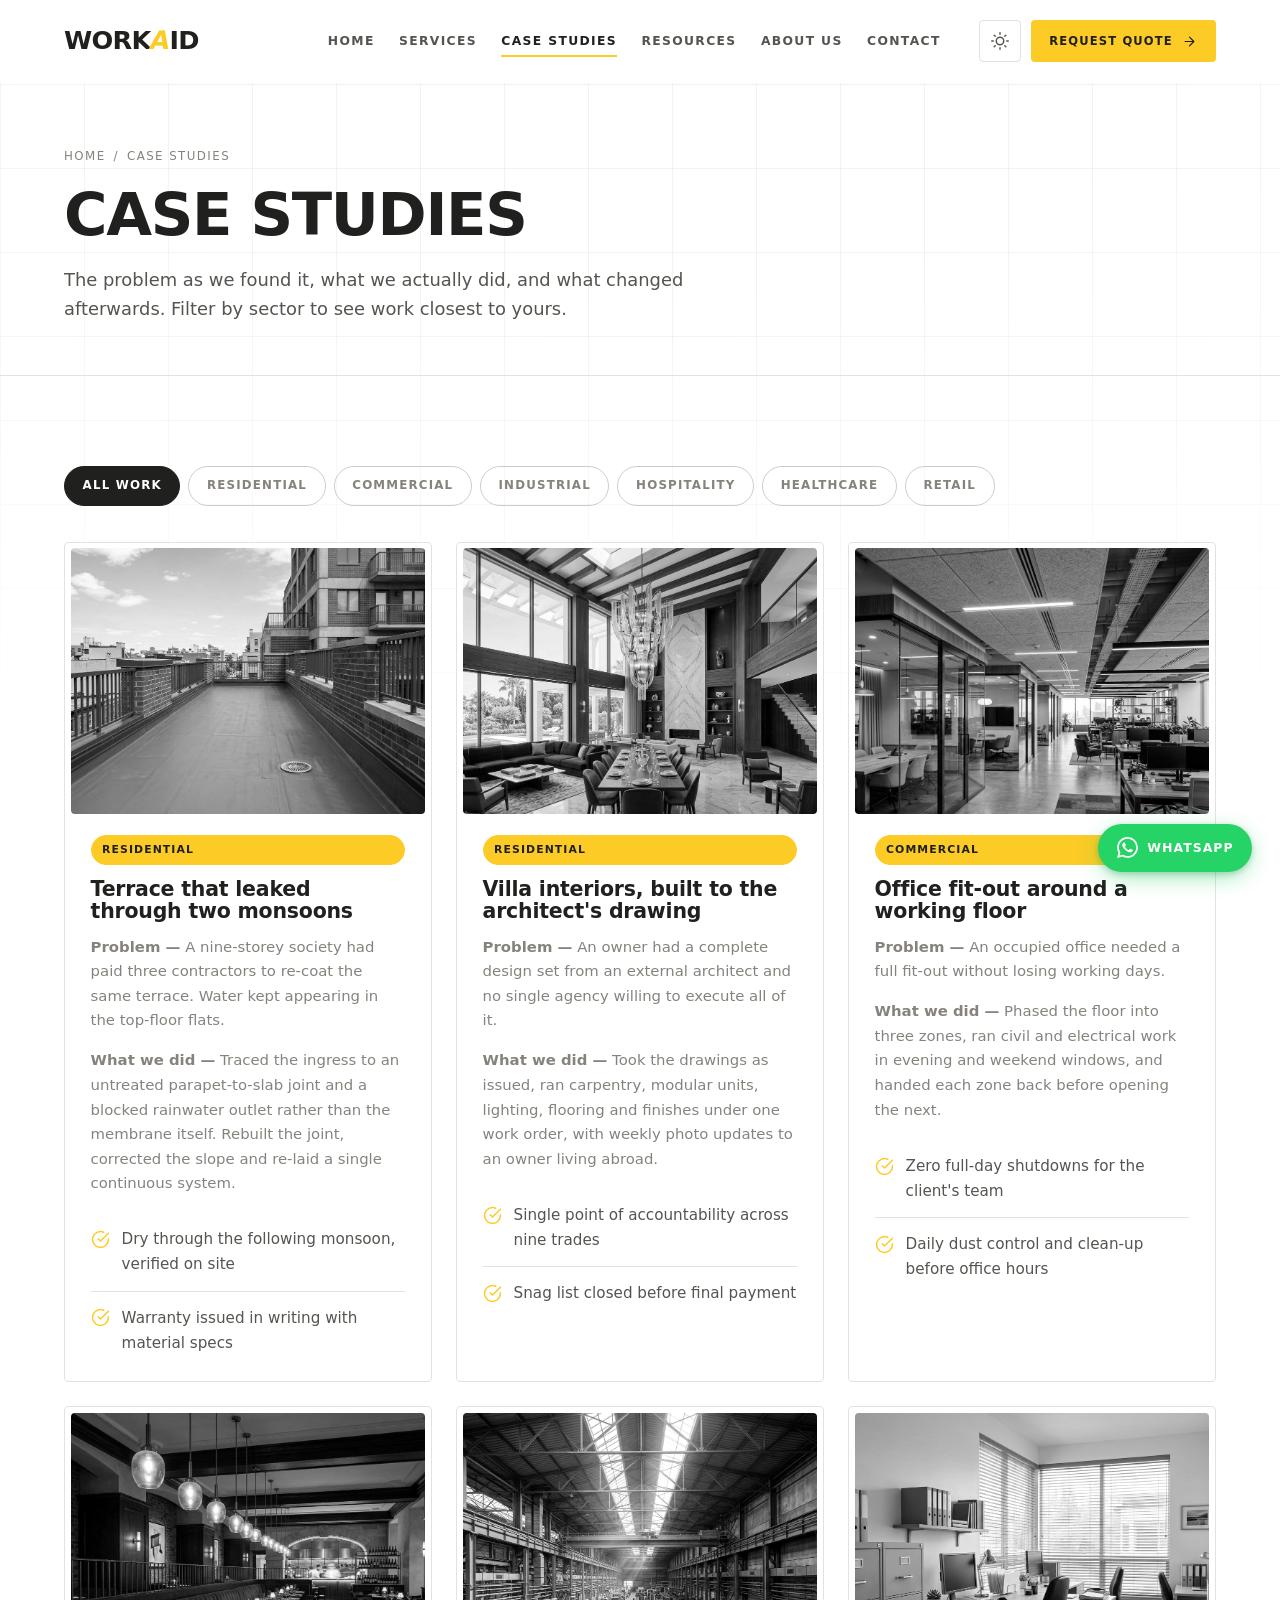
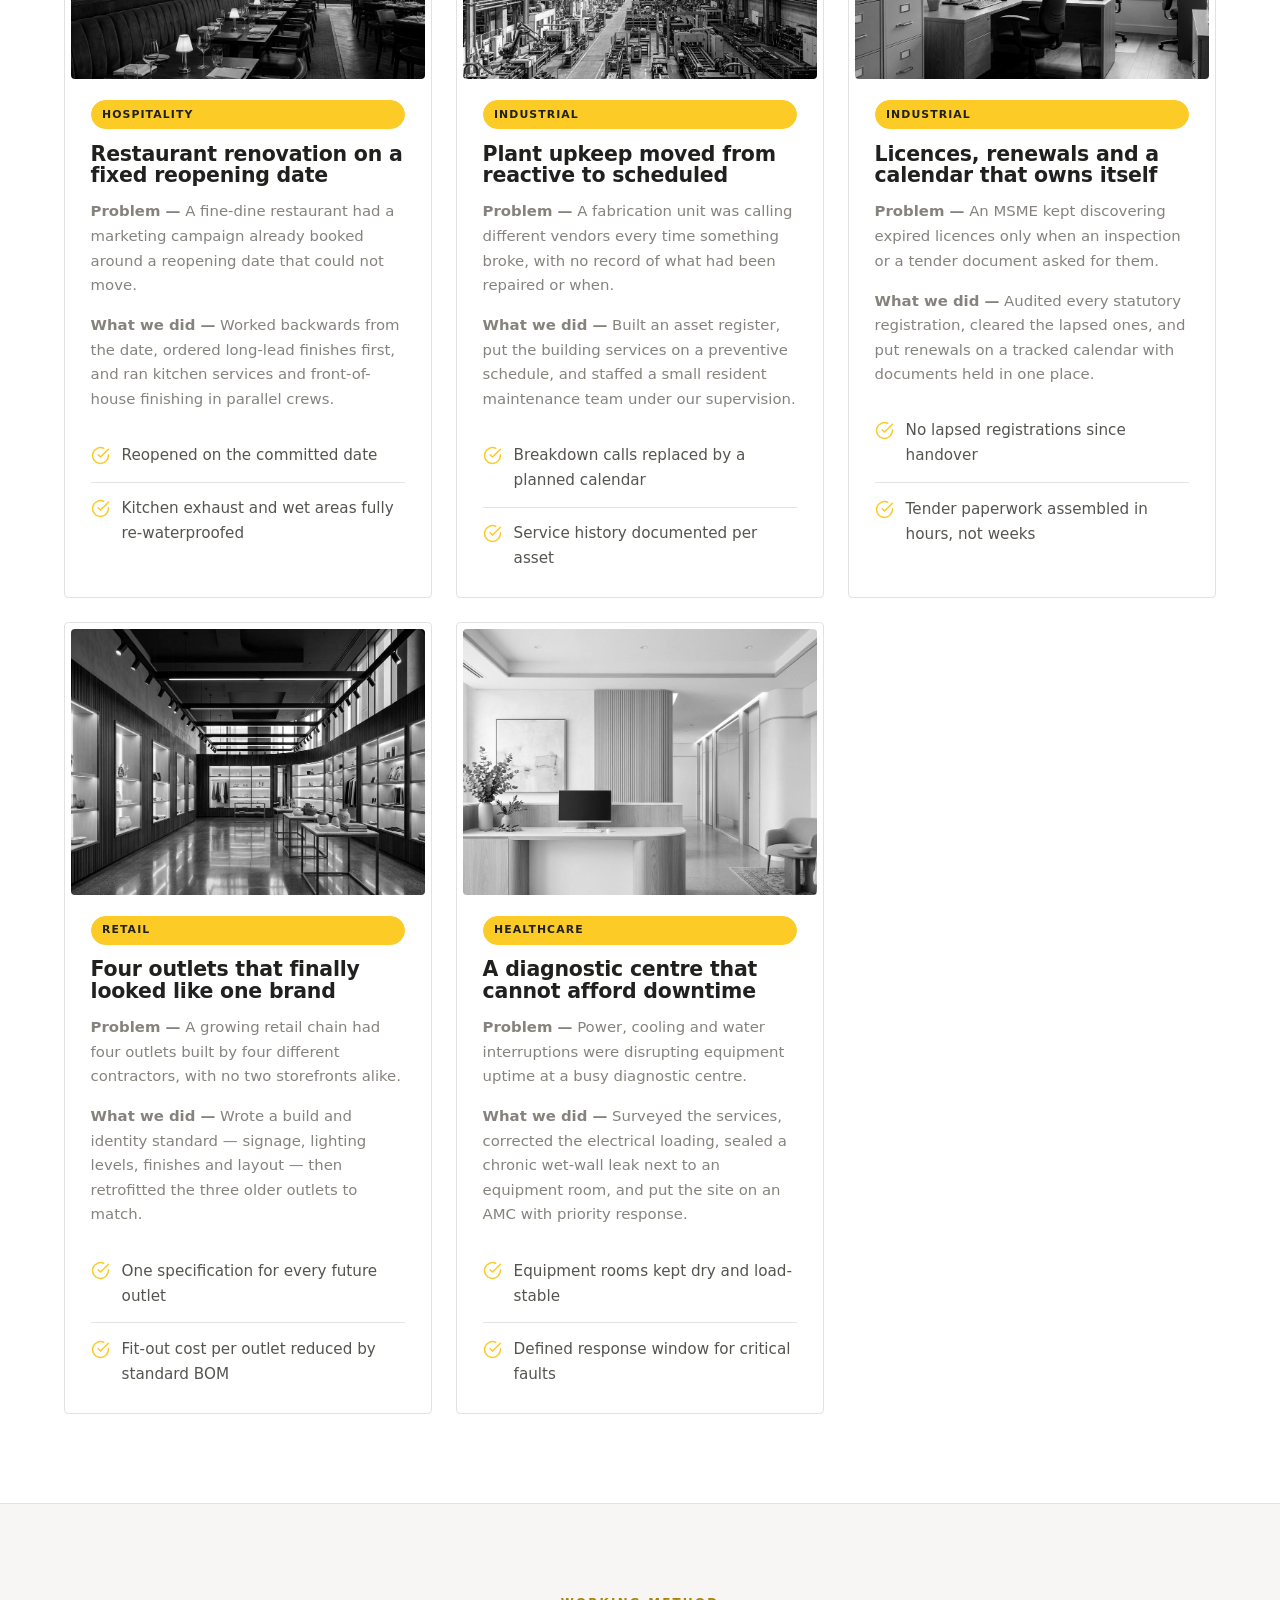
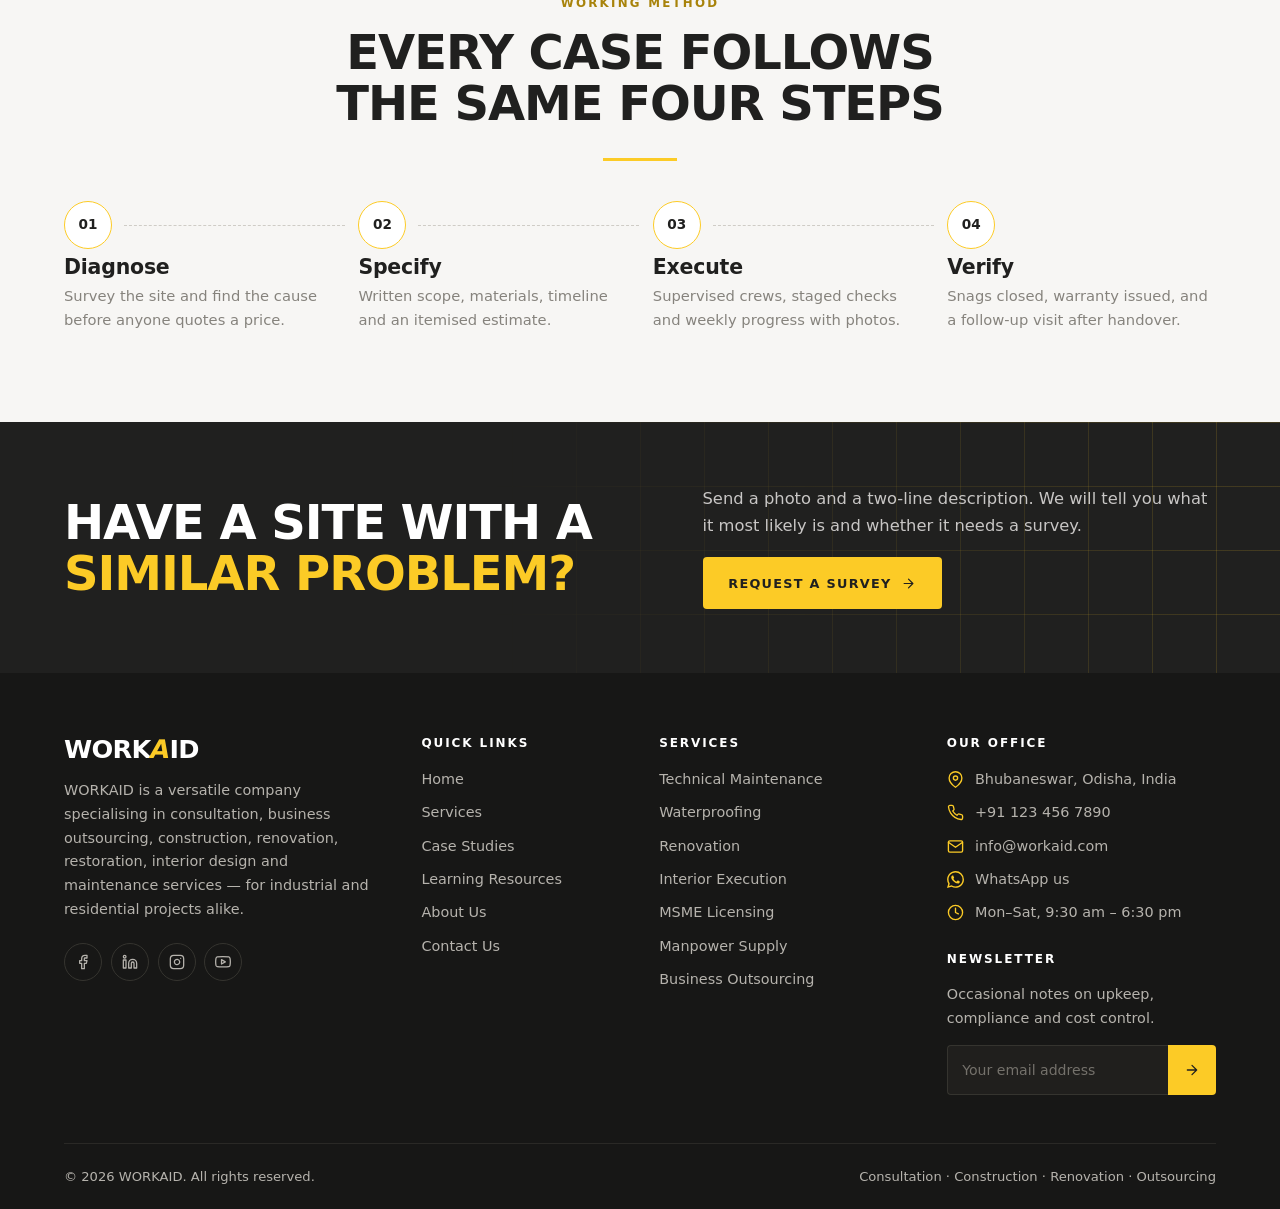
<file: case-studies.html>
<!DOCTYPE html>
<html lang="en" data-theme="light">
<head>
<meta charset="utf-8">
<meta name="viewport" content="width=device-width, initial-scale=1">
<title>Case Studies — Projects Across Six Sectors | WORKAID</title>
<meta name="description" content="Selected WORKAID case studies: waterproofing, technical maintenance, renovation, interior execution, MSME compliance, manpower and outsourcing work across residential, commercial, industrial, hospitality, healthcare and retail sites.">
<meta name="theme-color" content="#ffffff">
<link rel="icon" href="data:image/svg+xml,%3Csvg xmlns='http://www.w3.org/2000/svg' viewBox='0 0 32 32'%3E%3Crect width='32' height='32' fill='%2320201F'/%3E%3Cpath d='M14 6h5l-6 20h-5z' fill='%23FCCB26'/%3E%3C/svg%3E">
<link rel="stylesheet" href="assets/css/style.css">
<noscript><style>
/* Scroll reveals start at opacity 0 and are switched on by JS. With no JS
   the page would render blank, so show everything immediately instead.
   Likewise on touch, where JS drives the colour reveal — without it the
   photography would stay black and white permanently. */
.reveal{opacity:1!important;transform:none!important}
.media img,.industry img{filter:none!important}
</style></noscript>
<script>
(function(){try{var t=localStorage.getItem('workaid-theme');if(t==='dark'||t==='light'){document.documentElement.setAttribute('data-theme',t);}}catch(e){}})();
</script>
</head>
<body>
<script src="assets/js/icons.js"></script>

<a class="skip-link" href="#main">Skip to content</a>

<header class="site-header">
  <div class="wrap">
    <a class="logo" href="index.html">WORK<i>A</i>ID</a>
    <nav class="nav" id="site-nav" aria-label="Primary">
      <a href="index.html">Home</a>
      <a href="services.html">Services</a>
      <a href="case-studies.html" aria-current="page">Case Studies</a>
      <a href="resources.html">Resources</a>
      <a href="about.html">About Us</a>
      <a href="contact.html">Contact</a>
      <a class="btn btn--sm" href="contact.html#quote">Request Quote <svg class="ico"><use href="#i-arrow-right"></use></svg></a>
    </nav>
    <div class="header-tools">
      <button class="icon-btn theme-toggle" type="button" aria-label="Switch to dark theme" aria-pressed="false">
        <svg class="ico sun"><use href="#i-sun"></use></svg>
        <svg class="ico moon"><use href="#i-moon"></use></svg>
      </button>
      <a class="btn btn--sm header-quote" href="contact.html#quote">Request Quote <svg class="ico"><use href="#i-arrow-right"></use></svg></a>
      <button class="icon-btn nav-toggle" type="button" aria-expanded="false" aria-controls="site-nav" aria-label="Menu">
        <span></span><span></span><span></span>
      </button>
    </div>
  </div>
</header>

<main id="main">

  <section class="page-head">
    <div class="wrap">
      <nav class="crumbs" aria-label="Breadcrumb"><a href="index.html">Home</a> <span>/</span> <span>Case Studies</span></nav>
      <h1>Case studies</h1>
      <p class="lede">The problem as we found it, what we actually did, and what changed afterwards.
         Filter by sector to see work closest to yours.</p>
    </div>
  </section>

  <section class="section">
    <div class="wrap">

      <div class="filters reveal" data-filter-group="#cs-grid" role="group" aria-label="Filter case studies by sector">
        <button class="filter" type="button" data-cat="all" aria-pressed="true">All work</button>
        <button class="filter" type="button" data-cat="residential" aria-pressed="false">Residential</button>
        <button class="filter" type="button" data-cat="commercial" aria-pressed="false">Commercial</button>
        <button class="filter" type="button" data-cat="industrial" aria-pressed="false">Industrial</button>
        <button class="filter" type="button" data-cat="hospitality" aria-pressed="false">Hospitality</button>
        <button class="filter" type="button" data-cat="healthcare" aria-pressed="false">Healthcare</button>
        <button class="filter" type="button" data-cat="retail" aria-pressed="false">Retail</button>
      </div>

      <div class="tiles g-3" id="cs-grid">

        <article class="card reveal" data-cat="residential">
          <div class="media media--ratio-4x3" style="margin:-1.25rem -1.25rem 1.3rem">
            <img src="assets/img/project-5.jpg" alt="Terrace waterproofing on a residential tower" width="1200" height="741" loading="lazy">
          </div>
          <span class="tag tag--solid">Residential</span>
          <h3 style="margin-top:.9rem">Terrace that leaked through two monsoons</h3>
          <p><b>Problem —</b> A nine-storey society had paid three contractors to re-coat the same terrace.
             Water kept appearing in the top-floor flats.</p>
          <p><b>What we did —</b> Traced the ingress to an untreated parapet-to-slab joint and a blocked
             rainwater outlet rather than the membrane itself. Rebuilt the joint, corrected the slope and
             re-laid a single continuous system.</p>
          <ul class="checks" style="margin-top:1rem">
            <li><svg class="ico"><use href="#i-check-circle"></use></svg><span>Dry through the following monsoon, verified on site</span></li>
            <li><svg class="ico"><use href="#i-check-circle"></use></svg><span>Warranty issued in writing with material specs</span></li>
          </ul>
        </article>

        <article class="card reveal" data-cat="residential">
          <div class="media media--ratio-4x3" style="margin:-1.25rem -1.25rem 1.3rem">
            <img src="assets/img/project-1.jpg" alt="Villa interior execution" width="1200" height="741" loading="lazy">
          </div>
          <span class="tag tag--solid">Residential</span>
          <h3 style="margin-top:.9rem">Villa interiors, built to the architect's drawing</h3>
          <p><b>Problem —</b> An owner had a complete design set from an external architect and no single
             agency willing to execute all of it.</p>
          <p><b>What we did —</b> Took the drawings as issued, ran carpentry, modular units, lighting,
             flooring and finishes under one work order, with weekly photo updates to an owner living abroad.</p>
          <ul class="checks" style="margin-top:1rem">
            <li><svg class="ico"><use href="#i-check-circle"></use></svg><span>Single point of accountability across nine trades</span></li>
            <li><svg class="ico"><use href="#i-check-circle"></use></svg><span>Snag list closed before final payment</span></li>
          </ul>
        </article>

        <article class="card reveal" data-cat="commercial">
          <div class="media media--ratio-4x3" style="margin:-1.25rem -1.25rem 1.3rem">
            <img src="assets/img/project-2.jpg" alt="Corporate office fit-out" width="1200" height="741" loading="lazy">
          </div>
          <span class="tag tag--solid">Commercial</span>
          <h3 style="margin-top:.9rem">Office fit-out around a working floor</h3>
          <p><b>Problem —</b> An occupied office needed a full fit-out without losing working days.</p>
          <p><b>What we did —</b> Phased the floor into three zones, ran civil and electrical work in
             evening and weekend windows, and handed each zone back before opening the next.</p>
          <ul class="checks" style="margin-top:1rem">
            <li><svg class="ico"><use href="#i-check-circle"></use></svg><span>Zero full-day shutdowns for the client's team</span></li>
            <li><svg class="ico"><use href="#i-check-circle"></use></svg><span>Daily dust control and clean-up before office hours</span></li>
          </ul>
        </article>

        <article class="card reveal" data-cat="hospitality">
          <div class="media media--ratio-4x3" style="margin:-1.25rem -1.25rem 1.3rem">
            <img src="assets/img/project-3.jpg" alt="Fine dine restaurant renovation" width="1200" height="741" loading="lazy">
          </div>
          <span class="tag tag--solid">Hospitality</span>
          <h3 style="margin-top:.9rem">Restaurant renovation on a fixed reopening date</h3>
          <p><b>Problem —</b> A fine-dine restaurant had a marketing campaign already booked around a
             reopening date that could not move.</p>
          <p><b>What we did —</b> Worked backwards from the date, ordered long-lead finishes first, and
             ran kitchen services and front-of-house finishing in parallel crews.</p>
          <ul class="checks" style="margin-top:1rem">
            <li><svg class="ico"><use href="#i-check-circle"></use></svg><span>Reopened on the committed date</span></li>
            <li><svg class="ico"><use href="#i-check-circle"></use></svg><span>Kitchen exhaust and wet areas fully re-waterproofed</span></li>
          </ul>
        </article>

        <article class="card reveal" data-cat="industrial">
          <div class="media media--ratio-4x3" style="margin:-1.25rem -1.25rem 1.3rem">
            <img src="assets/img/project-4.jpg" alt="Industrial plant maintenance" width="1200" height="741" loading="lazy">
          </div>
          <span class="tag tag--solid">Industrial</span>
          <h3 style="margin-top:.9rem">Plant upkeep moved from reactive to scheduled</h3>
          <p><b>Problem —</b> A fabrication unit was calling different vendors every time something broke,
             with no record of what had been repaired or when.</p>
          <p><b>What we did —</b> Built an asset register, put the building services on a preventive
             schedule, and staffed a small resident maintenance team under our supervision.</p>
          <ul class="checks" style="margin-top:1rem">
            <li><svg class="ico"><use href="#i-check-circle"></use></svg><span>Breakdown calls replaced by a planned calendar</span></li>
            <li><svg class="ico"><use href="#i-check-circle"></use></svg><span>Service history documented per asset</span></li>
          </ul>
        </article>

        <article class="card reveal" data-cat="industrial">
          <div class="media media--ratio-4x3" style="margin:-1.25rem -1.25rem 1.3rem">
            <img src="assets/img/project-6.jpg" alt="MSME compliance and licensing support" width="1200" height="741" loading="lazy">
          </div>
          <span class="tag tag--solid">Industrial</span>
          <h3 style="margin-top:.9rem">Licences, renewals and a calendar that owns itself</h3>
          <p><b>Problem —</b> An MSME kept discovering expired licences only when an inspection or a
             tender document asked for them.</p>
          <p><b>What we did —</b> Audited every statutory registration, cleared the lapsed ones, and put
             renewals on a tracked calendar with documents held in one place.</p>
          <ul class="checks" style="margin-top:1rem">
            <li><svg class="ico"><use href="#i-check-circle"></use></svg><span>No lapsed registrations since handover</span></li>
            <li><svg class="ico"><use href="#i-check-circle"></use></svg><span>Tender paperwork assembled in hours, not weeks</span></li>
          </ul>
        </article>

        <article class="card reveal" data-cat="retail">
          <div class="media media--ratio-4x3" style="margin:-1.25rem -1.25rem 1.3rem">
            <img src="assets/img/project-7.jpg" alt="Retail chain standardisation" width="1200" height="741" loading="lazy">
          </div>
          <span class="tag tag--solid">Retail</span>
          <h3 style="margin-top:.9rem">Four outlets that finally looked like one brand</h3>
          <p><b>Problem —</b> A growing retail chain had four outlets built by four different contractors,
             with no two storefronts alike.</p>
          <p><b>What we did —</b> Wrote a build and identity standard — signage, lighting levels, finishes
             and layout — then retrofitted the three older outlets to match.</p>
          <ul class="checks" style="margin-top:1rem">
            <li><svg class="ico"><use href="#i-check-circle"></use></svg><span>One specification for every future outlet</span></li>
            <li><svg class="ico"><use href="#i-check-circle"></use></svg><span>Fit-out cost per outlet reduced by standard BOM</span></li>
          </ul>
        </article>

        <article class="card reveal" data-cat="healthcare">
          <div class="media media--ratio-4x3" style="margin:-1.25rem -1.25rem 1.3rem">
            <img src="assets/img/project-8.jpg" alt="Diagnostic centre facility maintenance" width="1200" height="741" loading="lazy">
          </div>
          <span class="tag tag--solid">Healthcare</span>
          <h3 style="margin-top:.9rem">A diagnostic centre that cannot afford downtime</h3>
          <p><b>Problem —</b> Power, cooling and water interruptions were disrupting equipment uptime at a
             busy diagnostic centre.</p>
          <p><b>What we did —</b> Surveyed the services, corrected the electrical loading, sealed a chronic
             wet-wall leak next to an equipment room, and put the site on an AMC with priority response.</p>
          <ul class="checks" style="margin-top:1rem">
            <li><svg class="ico"><use href="#i-check-circle"></use></svg><span>Equipment rooms kept dry and load-stable</span></li>
            <li><svg class="ico"><use href="#i-check-circle"></use></svg><span>Defined response window for critical faults</span></li>
          </ul>
        </article>

      </div>

      <p id="cs-grid-empty" class="is-hidden center" style="padding:2rem 0;color:var(--muted)">
        No case studies in this sector yet — <a class="link-arrow" href="contact.html">ask us about similar work</a>.
      </p>

    </div>
  </section>

  <section class="section section--alt section--line">
    <div class="wrap center">
      <span class="eyebrow">Working method</span>
      <h2>Every case follows<br>the same four steps</h2>
      <div class="rule" style="margin:1.1rem auto 2.5rem"></div>
      <div class="process" style="text-align:left">
        <div class="step reveal" data-step="01"><h3>Diagnose</h3><p>Survey the site and find the cause before anyone quotes a price.</p></div>
        <div class="step reveal" data-step="02"><h3>Specify</h3><p>Written scope, materials, timeline and an itemised estimate.</p></div>
        <div class="step reveal" data-step="03"><h3>Execute</h3><p>Supervised crews, staged checks and weekly progress with photos.</p></div>
        <div class="step reveal" data-step="04"><h3>Verify</h3><p>Snags closed, warranty issued, and a follow-up visit after handover.</p></div>
      </div>
    </div>
  </section>

  <section class="cta-band">
    <div class="wrap">
      <div><h2>Have a site with a <em>similar problem?</em></h2></div>
      <div>
        <p>Send a photo and a two-line description. We will tell you what it most likely is and
           whether it needs a survey.</p>
        <a class="btn" href="contact.html#quote">Request a Survey <svg class="ico"><use href="#i-arrow-right"></use></svg></a>
      </div>
    </div>
  </section>

</main>

<footer class="site-footer">
  <div class="wrap">
    <div class="footer-grid">
      <div>
        <a class="logo" href="index.html">WORK<i>A</i>ID</a>
        <p>WORKAID is a versatile company specialising in consultation, business outsourcing,
           construction, renovation, restoration, interior design and maintenance services —
           for industrial and residential projects alike.</p>
        <div class="socials">
          <a href="#" aria-label="Facebook"><svg class="ico"><use href="#i-facebook"></use></svg></a>
          <a href="#" aria-label="LinkedIn"><svg class="ico"><use href="#i-linkedin"></use></svg></a>
          <a href="#" aria-label="Instagram"><svg class="ico"><use href="#i-instagram"></use></svg></a>
          <a href="#" aria-label="YouTube"><svg class="ico"><use href="#i-youtube"></use></svg></a>
        </div>
      </div>
      <div>
        <h4>Quick Links</h4>
        <ul>
          <li><a href="index.html">Home</a></li>
          <li><a href="services.html">Services</a></li>
          <li><a href="case-studies.html">Case Studies</a></li>
          <li><a href="resources.html">Learning Resources</a></li>
          <li><a href="about.html">About Us</a></li>
          <li><a href="contact.html">Contact Us</a></li>
        </ul>
      </div>
      <div>
        <h4>Services</h4>
        <ul>
          <li><a href="services.html#maintenance">Technical Maintenance</a></li>
          <li><a href="services.html#waterproofing">Waterproofing</a></li>
          <li><a href="services.html#renovation">Renovation</a></li>
          <li><a href="services.html#interior">Interior Execution</a></li>
          <li><a href="services.html#licensing">MSME Licensing</a></li>
          <li><a href="services.html#manpower">Manpower Supply</a></li>
          <li><a href="services.html#bpo">Business Outsourcing</a></li>
        </ul>
      </div>
      <div>
        <h4>Our Office</h4>
        <ul class="contact-list">
          <li><svg class="ico"><use href="#i-map-pin"></use></svg><span>Bhubaneswar, Odisha, India</span></li>
          <li><svg class="ico"><use href="#i-phone"></use></svg><a href="tel:+911234567890">+91 123 456 7890</a></li>
          <li><svg class="ico"><use href="#i-mail"></use></svg><a href="mailto:info@workaid.com">info@workaid.com</a></li>
          <li><svg class="ico ico--fill"><use href="#i-whatsapp"></use></svg><a href="https://wa.me/911234567890" target="_blank" rel="noopener">WhatsApp us</a></li>
          <li><svg class="ico"><use href="#i-clock"></use></svg><span>Mon–Sat, 9:30 am – 6:30 pm</span></li>
        </ul>
        <h4 style="margin-top:1.75rem">Newsletter</h4>
        <p style="margin:0">Occasional notes on upkeep, compliance and cost control.</p>
        <form class="newsletter" action="https://formsubmit.co/info@workaid.com" method="POST" data-validate>
          <input type="hidden" name="_subject" value="Newsletter signup — workaid.com">
          <input type="hidden" name="_next" value="https://kosmosconnect.github.io/WorkAid/thank-you.html">
          <input type="hidden" name="_captcha" value="false">
          <input type="text" name="_honey" style="display:none" tabindex="-1" autocomplete="off" aria-hidden="true">
          <label class="field" style="flex:1;display:block">
            <span style="position:absolute;width:1px;height:1px;overflow:hidden;clip:rect(0 0 0 0)">Your email address</span>
            <input type="email" name="Email" placeholder="Your email address" required>
          </label>
          <button type="submit" aria-label="Subscribe"><svg class="ico"><use href="#i-arrow-right"></use></svg></button>
        </form>
      </div>
    </div>
    <div class="footer-base">
      <span>&copy; <span data-year>2026</span> WORKAID. All rights reserved.</span>
      <span>Consultation · Construction · Renovation · Outsourcing</span>
    </div>
  </div>
</footer>

<!-- WhatsApp. Replace the number in href on all pages (see README). -->
<a class="wa-fab" href="https://wa.me/911234567890?text=Hi%20WORKAID%2C%20I%20have%20a%20question%20about%20"
   target="_blank" rel="noopener" aria-label="Message WORKAID on WhatsApp">
  <svg class="ico ico--fill"><use href="#i-whatsapp"></use></svg>
  <span class="wa-label">WhatsApp</span>
</a>

<script src="assets/js/main.js" defer></script>
</body>
</html>
</file>
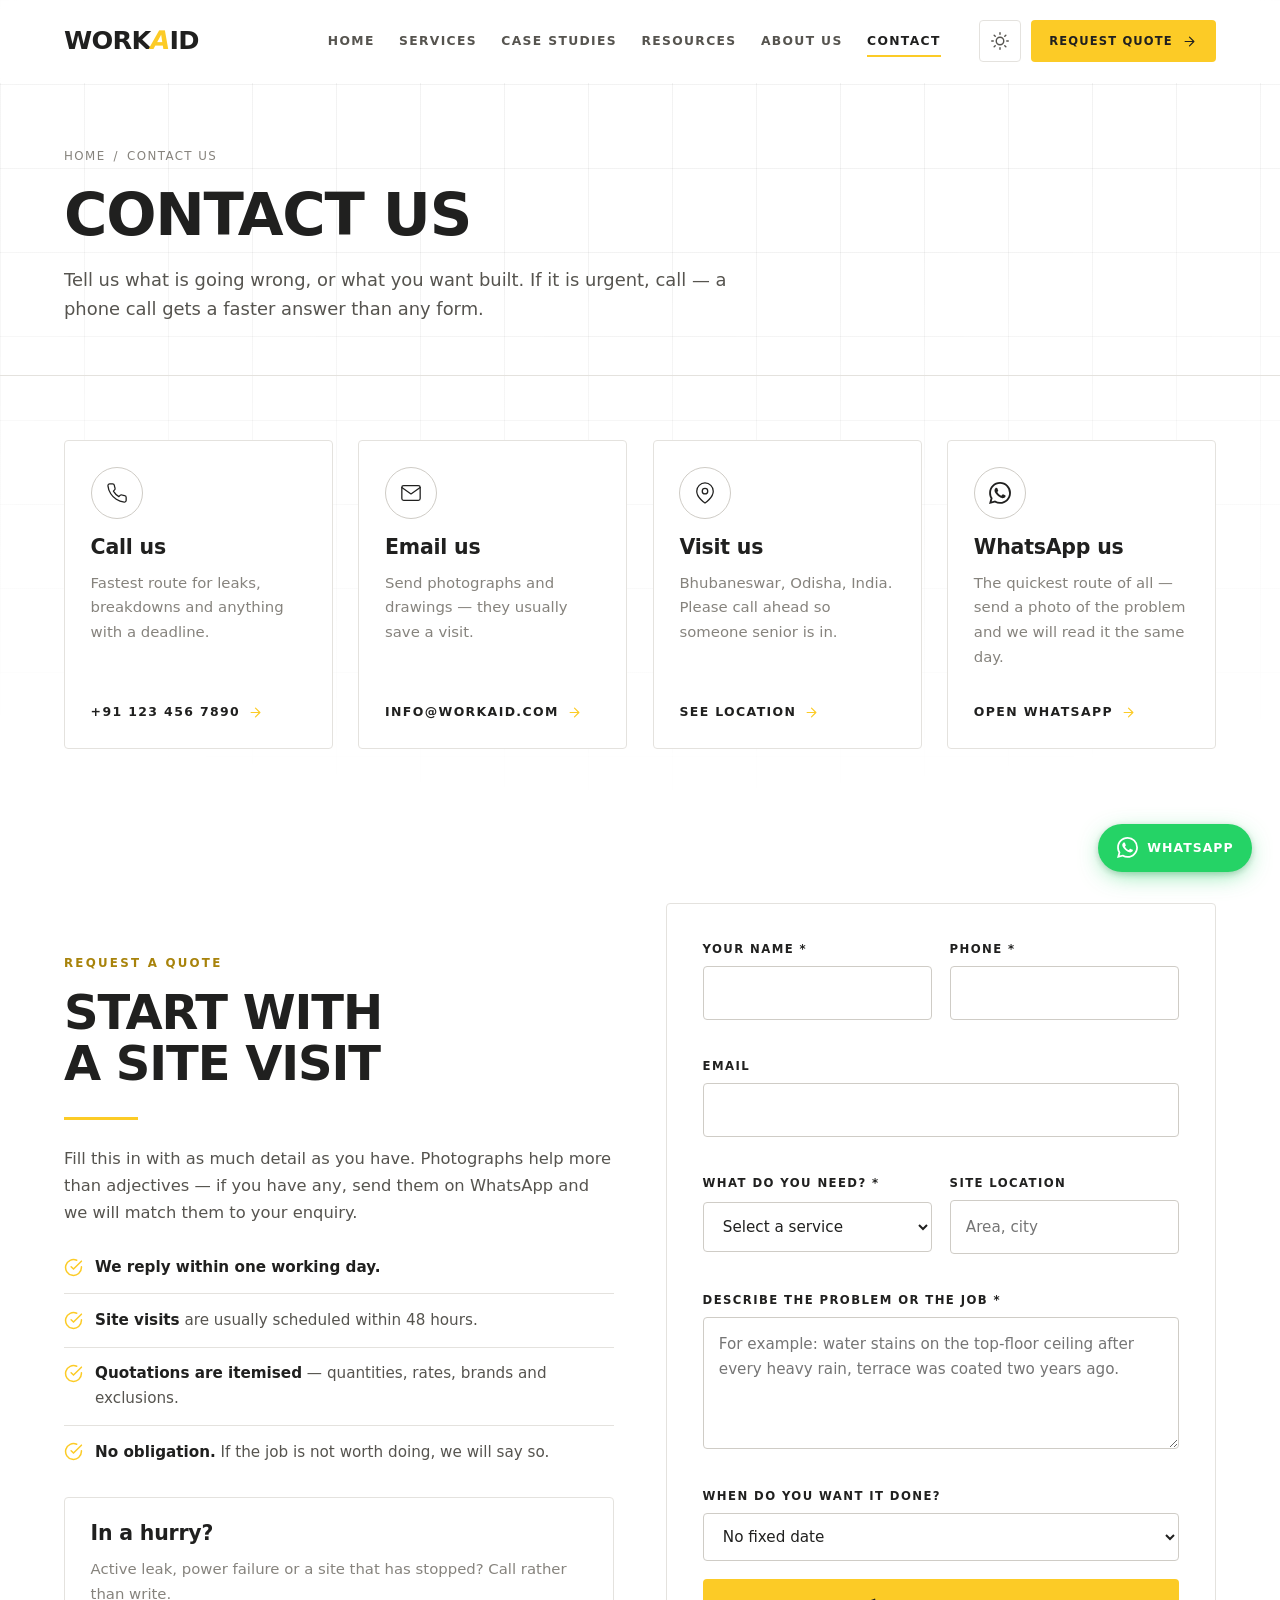
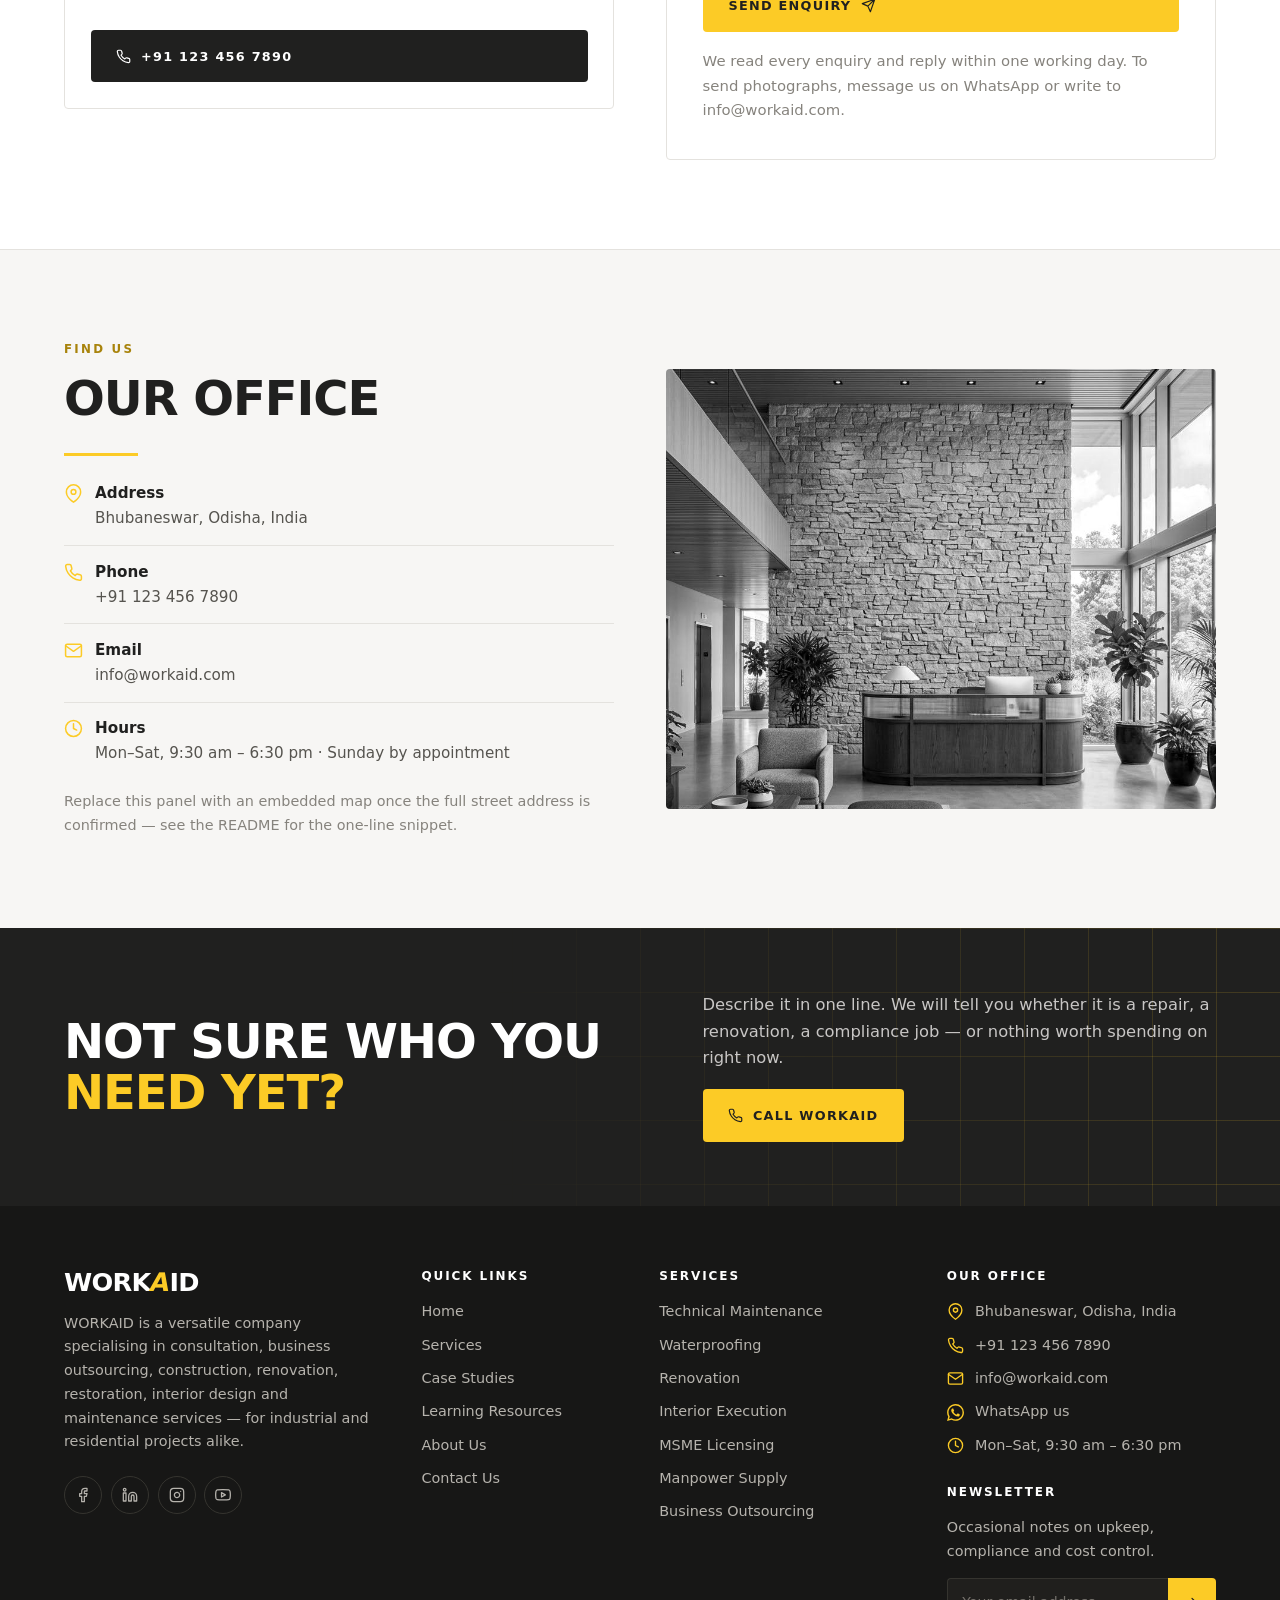
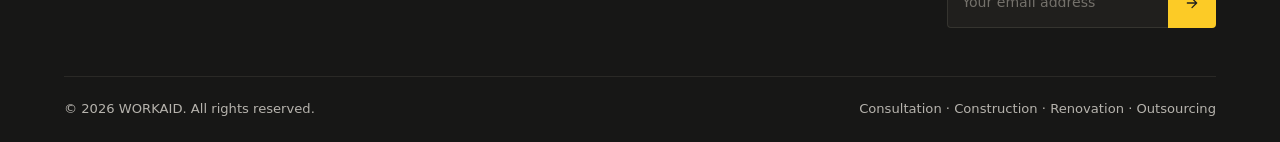
<file: contact.html>
<!DOCTYPE html>
<html lang="en" data-theme="light">
<head>
<meta charset="utf-8">
<meta name="viewport" content="width=device-width, initial-scale=1">
<title>Contact Us — Request a Survey or Quotation | WORKAID</title>
<meta name="description" content="Contact WORKAID in Bhubaneswar, Odisha for technical maintenance, waterproofing, renovation, interior execution, MSME compliance, manpower and business process support. Request a site survey or a written quotation.">
<meta name="theme-color" content="#ffffff">
<link rel="icon" href="data:image/svg+xml,%3Csvg xmlns='http://www.w3.org/2000/svg' viewBox='0 0 32 32'%3E%3Crect width='32' height='32' fill='%2320201F'/%3E%3Cpath d='M14 6h5l-6 20h-5z' fill='%23FCCB26'/%3E%3C/svg%3E">
<link rel="stylesheet" href="assets/css/style.css">
<noscript><style>
/* Scroll reveals start at opacity 0 and are switched on by JS. With no JS
   the page would render blank, so show everything immediately instead.
   Likewise on touch, where JS drives the colour reveal — without it the
   photography would stay black and white permanently. */
.reveal{opacity:1!important;transform:none!important}
.media img,.industry img{filter:none!important}
</style></noscript>
<script>
(function(){try{var t=localStorage.getItem('workaid-theme');if(t==='dark'||t==='light'){document.documentElement.setAttribute('data-theme',t);}}catch(e){}})();
</script>
</head>
<body>
<script src="assets/js/icons.js"></script>

<a class="skip-link" href="#main">Skip to content</a>

<header class="site-header">
  <div class="wrap">
    <a class="logo" href="index.html">WORK<i>A</i>ID</a>
    <nav class="nav" id="site-nav" aria-label="Primary">
      <a href="index.html">Home</a>
      <a href="services.html">Services</a>
      <a href="case-studies.html">Case Studies</a>
      <a href="resources.html">Resources</a>
      <a href="about.html">About Us</a>
      <a href="contact.html" aria-current="page">Contact</a>
      <a class="btn btn--sm" href="#quote">Request Quote <svg class="ico"><use href="#i-arrow-right"></use></svg></a>
    </nav>
    <div class="header-tools">
      <button class="icon-btn theme-toggle" type="button" aria-label="Switch to dark theme" aria-pressed="false">
        <svg class="ico sun"><use href="#i-sun"></use></svg>
        <svg class="ico moon"><use href="#i-moon"></use></svg>
      </button>
      <a class="btn btn--sm header-quote" href="#quote">Request Quote <svg class="ico"><use href="#i-arrow-right"></use></svg></a>
      <button class="icon-btn nav-toggle" type="button" aria-expanded="false" aria-controls="site-nav" aria-label="Menu">
        <span></span><span></span><span></span>
      </button>
    </div>
  </div>
</header>

<main id="main">

  <section class="page-head">
    <div class="wrap">
      <nav class="crumbs" aria-label="Breadcrumb"><a href="index.html">Home</a> <span>/</span> <span>Contact Us</span></nav>
      <h1>Contact us</h1>
      <p class="lede">Tell us what is going wrong, or what you want built. If it is urgent, call —
         a phone call gets a faster answer than any form.</p>
    </div>
  </section>

  <!-- ============ CONTACT CHANNELS ============ -->
  <section class="section section--tight">
    <div class="wrap">
      <div class="grid g-4">
        <article class="card reveal">
          <span class="card-icon"><svg class="ico"><use href="#i-phone"></use></svg></span>
          <h3>Call us</h3>
          <p>Fastest route for leaks, breakdowns and anything with a deadline.</p>
          <a class="link-arrow" href="tel:+911234567890">+91 123 456 7890 <svg class="ico"><use href="#i-arrow-right"></use></svg></a>
        </article>
        <article class="card reveal">
          <span class="card-icon"><svg class="ico"><use href="#i-mail"></use></svg></span>
          <h3>Email us</h3>
          <p>Send photographs and drawings — they usually save a visit.</p>
          <a class="link-arrow" href="mailto:info@workaid.com">info@workaid.com <svg class="ico"><use href="#i-arrow-right"></use></svg></a>
        </article>
        <article class="card reveal">
          <span class="card-icon"><svg class="ico"><use href="#i-map-pin"></use></svg></span>
          <h3>Visit us</h3>
          <p>Bhubaneswar, Odisha, India. Please call ahead so someone senior is in.</p>
          <a class="link-arrow" href="#map">See location <svg class="ico"><use href="#i-arrow-right"></use></svg></a>
        </article>
        <article class="card reveal">
          <span class="card-icon"><svg class="ico ico--fill"><use href="#i-whatsapp"></use></svg></span>
          <h3>WhatsApp us</h3>
          <p>The quickest route of all — send a photo of the problem and we will read it the same day.</p>
          <a class="link-arrow" href="https://wa.me/911234567890?text=Hi%20WORKAID%2C%20I%20have%20a%20question%20about%20"
             target="_blank" rel="noopener">Open WhatsApp <svg class="ico"><use href="#i-arrow-right"></use></svg></a>
        </article>
      </div>
    </div>
  </section>

  <!-- ============ FORM ============ -->
  <section class="section" id="quote">
    <div class="wrap">
      <div class="split">

        <div class="reveal">
          <span class="eyebrow">Request a quote</span>
          <h2>Start with<br>a site visit</h2>
          <div class="rule" style="margin-bottom:1.6rem"></div>
          <p>Fill this in with as much detail as you have. Photographs help more than adjectives —
             if you have any, send them on WhatsApp and we will match them to your enquiry.</p>

          <ul class="checks" style="margin-top:1.75rem">
            <li><svg class="ico"><use href="#i-check-circle"></use></svg><span><b>We reply within one working day.</b></span></li>
            <li><svg class="ico"><use href="#i-check-circle"></use></svg><span><b>Site visits</b> are usually scheduled within 48 hours.</span></li>
            <li><svg class="ico"><use href="#i-check-circle"></use></svg><span><b>Quotations are itemised</b> — quantities, rates, brands and exclusions.</span></li>
            <li><svg class="ico"><use href="#i-check-circle"></use></svg><span><b>No obligation.</b> If the job is not worth doing, we will say so.</span></li>
          </ul>

          <div class="card" style="margin-top:2rem">
            <h3>In a hurry?</h3>
            <p>Active leak, power failure or a site that has stopped? Call rather than write.</p>
            <a class="btn btn--ink" href="tel:+911234567890" style="margin-top:.5rem">
              <svg class="ico"><use href="#i-phone"></use></svg> +91 123 456 7890
            </a>
          </div>
        </div>

        <div class="card reveal" style="padding:clamp(1.4rem,3vw,2.25rem)">
          <!-- Posts to FormSubmit, which emails the enquiry. GitHub Pages cannot
               receive a POST itself. Replace the address in the action on the
               first line below with the real inbox, then submit the form once
               and click FormSubmit's confirmation email — enquiries are silently
               discarded until that is done. -->
          <form class="form"
                action="https://formsubmit.co/info@workaid.com"
                method="POST"
                data-validate novalidate>
            <input type="hidden" name="_subject" value="New enquiry from workaid.com">
            <input type="hidden" name="_template" value="table">
            <input type="hidden" name="_next" value="https://kosmosconnect.github.io/WorkAid/thank-you.html">
            <input type="hidden" name="_captcha" value="false">
            <!-- Honeypot: bots fill it, humans never see it. -->
            <input type="text" name="_honey" style="display:none" tabindex="-1" autocomplete="off" aria-hidden="true">

            <div class="grid g-2" style="gap:1.1rem">
              <div class="field">
                <label for="f-name">Your name *</label>
                <input id="f-name" name="Name" type="text" autocomplete="name" required>
                <span class="err" aria-live="polite"></span>
              </div>
              <div class="field">
                <label for="f-phone">Phone *</label>
                <input id="f-phone" name="Phone" type="tel" autocomplete="tel" required>
                <span class="err" aria-live="polite"></span>
              </div>
            </div>

            <div class="field">
              <label for="f-email">Email</label>
              <input id="f-email" name="Email" type="email" autocomplete="email">
              <span class="err" aria-live="polite"></span>
            </div>

            <div class="grid g-2" style="gap:1.1rem">
              <div class="field">
                <label for="f-service">What do you need? *</label>
                <select id="f-service" name="Service" required>
                  <option value="">Select a service</option>
                  <optgroup label="Home &amp; residence">
                    <option>Technical maintenance</option>
                    <option>Waterproofing</option>
                    <option>Waterproofing repairs</option>
                    <option>Renovation</option>
                    <option>Interior design execution</option>
                    <option>Repair &amp; maintenance consultancy</option>
                  </optgroup>
                  <optgroup label="Industry">
                    <option>MSME licensing &amp; compliance</option>
                    <option>Manpower supply</option>
                    <option>Business process outsourcing</option>
                    <option>Process optimisation</option>
                    <option>Brand building &amp; standardisation</option>
                    <option>Product development</option>
                  </optgroup>
                  <option>Something else</option>
                </select>
                <span class="err" aria-live="polite"></span>
              </div>
              <div class="field">
                <label for="f-location">Site location</label>
                <input id="f-location" name="Location" type="text" placeholder="Area, city">
                <span class="err" aria-live="polite"></span>
              </div>
            </div>

            <div class="field">
              <label for="f-message">Describe the problem or the job *</label>
              <textarea id="f-message" name="Message" required placeholder="For example: water stains on the top-floor ceiling after every heavy rain, terrace was coated two years ago."></textarea>
              <span class="err" aria-live="polite"></span>
            </div>

            <div class="field">
              <label for="f-when">When do you want it done?</label>
              <select id="f-when" name="Timeline">
                <option value="">No fixed date</option>
                <option>Urgent — this week</option>
                <option>Within a month</option>
                <option>Within three months</option>
                <option>Planning ahead / budgeting</option>
              </select>
            </div>

            <button class="btn" type="submit">Send enquiry <svg class="ico"><use href="#i-send"></use></svg></button>

            <p class="form-status" role="status" aria-live="polite"></p>
            <p class="form-note">We read every enquiry and reply within one working day. To send
               photographs, message us on
               <a href="https://wa.me/911234567890" target="_blank" rel="noopener">WhatsApp</a>
               or write to <a href="mailto:info@workaid.com">info@workaid.com</a>.</p>
          </form>
        </div>

      </div>
    </div>
  </section>

  <!-- ============ LOCATION ============ -->
  <section class="section section--alt section--line" id="map">
    <div class="wrap">
      <div class="split split--media-last">
        <div class="reveal">
          <span class="eyebrow">Find us</span>
          <h2>Our office</h2>
          <div class="rule" style="margin-bottom:1.6rem"></div>
          <ul class="checks">
            <li><svg class="ico"><use href="#i-map-pin"></use></svg><span><b>Address</b><br>Bhubaneswar, Odisha, India</span></li>
            <li><svg class="ico"><use href="#i-phone"></use></svg><span><b>Phone</b><br><a href="tel:+911234567890">+91 123 456 7890</a></span></li>
            <li><svg class="ico"><use href="#i-mail"></use></svg><span><b>Email</b><br><a href="mailto:info@workaid.com">info@workaid.com</a></span></li>
            <li><svg class="ico"><use href="#i-clock"></use></svg><span><b>Hours</b><br>Mon–Sat, 9:30 am – 6:30 pm · Sunday by appointment</span></li>
          </ul>
          <p style="margin-top:1.5rem;color:var(--muted);font-size:.9rem">
            Replace this panel with an embedded map once the full street address is confirmed —
            see the README for the one-line snippet.</p>
        </div>
        <div class="media reveal">
          <img src="assets/img/contact-office.jpg" alt="WORKAID office location in Bhubaneswar" width="1200" height="741" loading="lazy">
        </div>
      </div>
    </div>
  </section>

  <section class="cta-band">
    <div class="wrap">
      <div><h2>Not sure who you <em>need yet?</em></h2></div>
      <div>
        <p>Describe it in one line. We will tell you whether it is a repair, a renovation, a
           compliance job — or nothing worth spending on right now.</p>
        <a class="btn" href="tel:+911234567890"><svg class="ico"><use href="#i-phone"></use></svg> Call WORKAID</a>
      </div>
    </div>
  </section>

</main>

<footer class="site-footer">
  <div class="wrap">
    <div class="footer-grid">
      <div>
        <a class="logo" href="index.html">WORK<i>A</i>ID</a>
        <p>WORKAID is a versatile company specialising in consultation, business outsourcing,
           construction, renovation, restoration, interior design and maintenance services —
           for industrial and residential projects alike.</p>
        <div class="socials">
          <a href="#" aria-label="Facebook"><svg class="ico"><use href="#i-facebook"></use></svg></a>
          <a href="#" aria-label="LinkedIn"><svg class="ico"><use href="#i-linkedin"></use></svg></a>
          <a href="#" aria-label="Instagram"><svg class="ico"><use href="#i-instagram"></use></svg></a>
          <a href="#" aria-label="YouTube"><svg class="ico"><use href="#i-youtube"></use></svg></a>
        </div>
      </div>
      <div>
        <h4>Quick Links</h4>
        <ul>
          <li><a href="index.html">Home</a></li>
          <li><a href="services.html">Services</a></li>
          <li><a href="case-studies.html">Case Studies</a></li>
          <li><a href="resources.html">Learning Resources</a></li>
          <li><a href="about.html">About Us</a></li>
          <li><a href="contact.html">Contact Us</a></li>
        </ul>
      </div>
      <div>
        <h4>Services</h4>
        <ul>
          <li><a href="services.html#maintenance">Technical Maintenance</a></li>
          <li><a href="services.html#waterproofing">Waterproofing</a></li>
          <li><a href="services.html#renovation">Renovation</a></li>
          <li><a href="services.html#interior">Interior Execution</a></li>
          <li><a href="services.html#licensing">MSME Licensing</a></li>
          <li><a href="services.html#manpower">Manpower Supply</a></li>
          <li><a href="services.html#bpo">Business Outsourcing</a></li>
        </ul>
      </div>
      <div>
        <h4>Our Office</h4>
        <ul class="contact-list">
          <li><svg class="ico"><use href="#i-map-pin"></use></svg><span>Bhubaneswar, Odisha, India</span></li>
          <li><svg class="ico"><use href="#i-phone"></use></svg><a href="tel:+911234567890">+91 123 456 7890</a></li>
          <li><svg class="ico"><use href="#i-mail"></use></svg><a href="mailto:info@workaid.com">info@workaid.com</a></li>
          <li><svg class="ico ico--fill"><use href="#i-whatsapp"></use></svg><a href="https://wa.me/911234567890" target="_blank" rel="noopener">WhatsApp us</a></li>
          <li><svg class="ico"><use href="#i-clock"></use></svg><span>Mon–Sat, 9:30 am – 6:30 pm</span></li>
        </ul>
        <h4 style="margin-top:1.75rem">Newsletter</h4>
        <p style="margin:0">Occasional notes on upkeep, compliance and cost control.</p>
        <form class="newsletter" action="https://formsubmit.co/info@workaid.com" method="POST" data-validate>
          <input type="hidden" name="_subject" value="Newsletter signup — workaid.com">
          <input type="hidden" name="_next" value="https://kosmosconnect.github.io/WorkAid/thank-you.html">
          <input type="hidden" name="_captcha" value="false">
          <input type="text" name="_honey" style="display:none" tabindex="-1" autocomplete="off" aria-hidden="true">
          <label class="field" style="flex:1;display:block">
            <span style="position:absolute;width:1px;height:1px;overflow:hidden;clip:rect(0 0 0 0)">Your email address</span>
            <input type="email" name="Email" placeholder="Your email address" required>
          </label>
          <button type="submit" aria-label="Subscribe"><svg class="ico"><use href="#i-arrow-right"></use></svg></button>
        </form>
      </div>
    </div>
    <div class="footer-base">
      <span>&copy; <span data-year>2026</span> WORKAID. All rights reserved.</span>
      <span>Consultation · Construction · Renovation · Outsourcing</span>
    </div>
  </div>
</footer>

<!-- WhatsApp. Replace the number in href on all pages (see README). -->
<a class="wa-fab" href="https://wa.me/911234567890?text=Hi%20WORKAID%2C%20I%20have%20a%20question%20about%20"
   target="_blank" rel="noopener" aria-label="Message WORKAID on WhatsApp">
  <svg class="ico ico--fill"><use href="#i-whatsapp"></use></svg>
  <span class="wa-label">WhatsApp</span>
</a>

<script src="assets/js/main.js" defer></script>
</body>
</html>
</file>
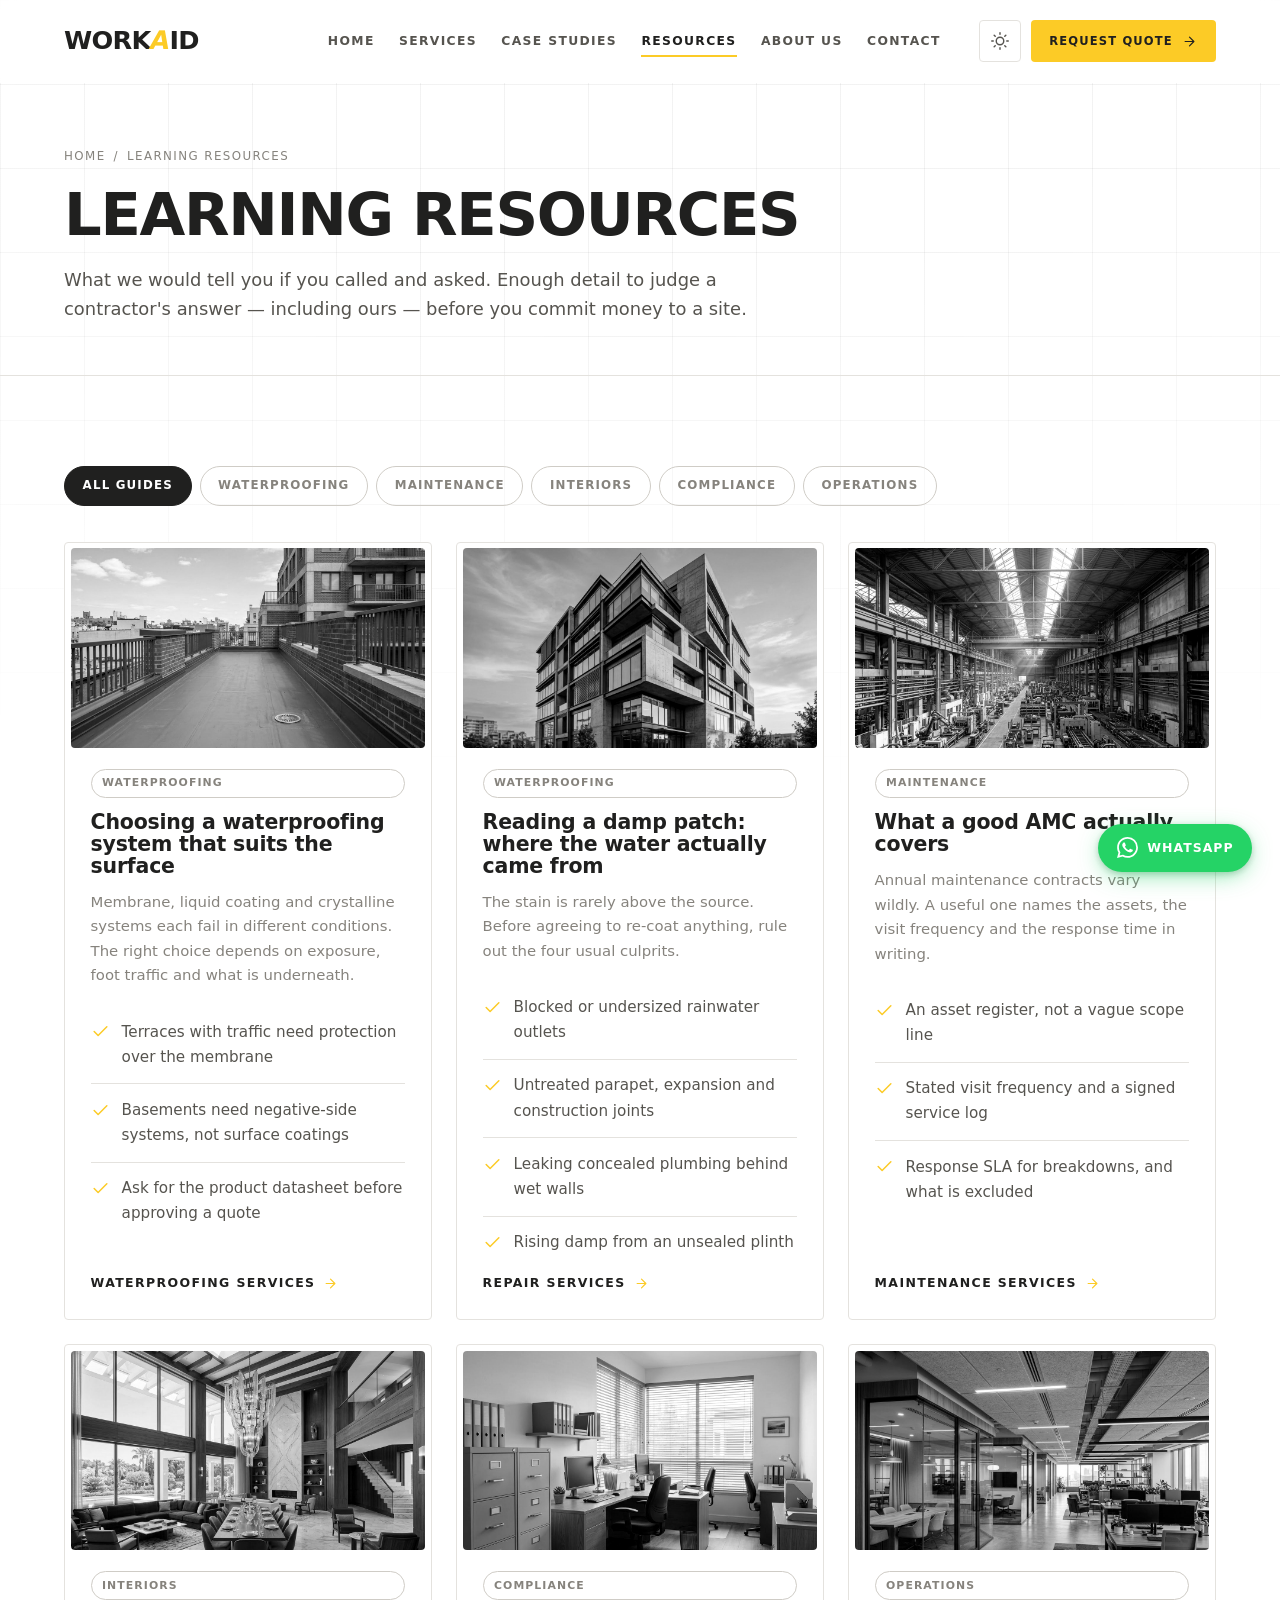
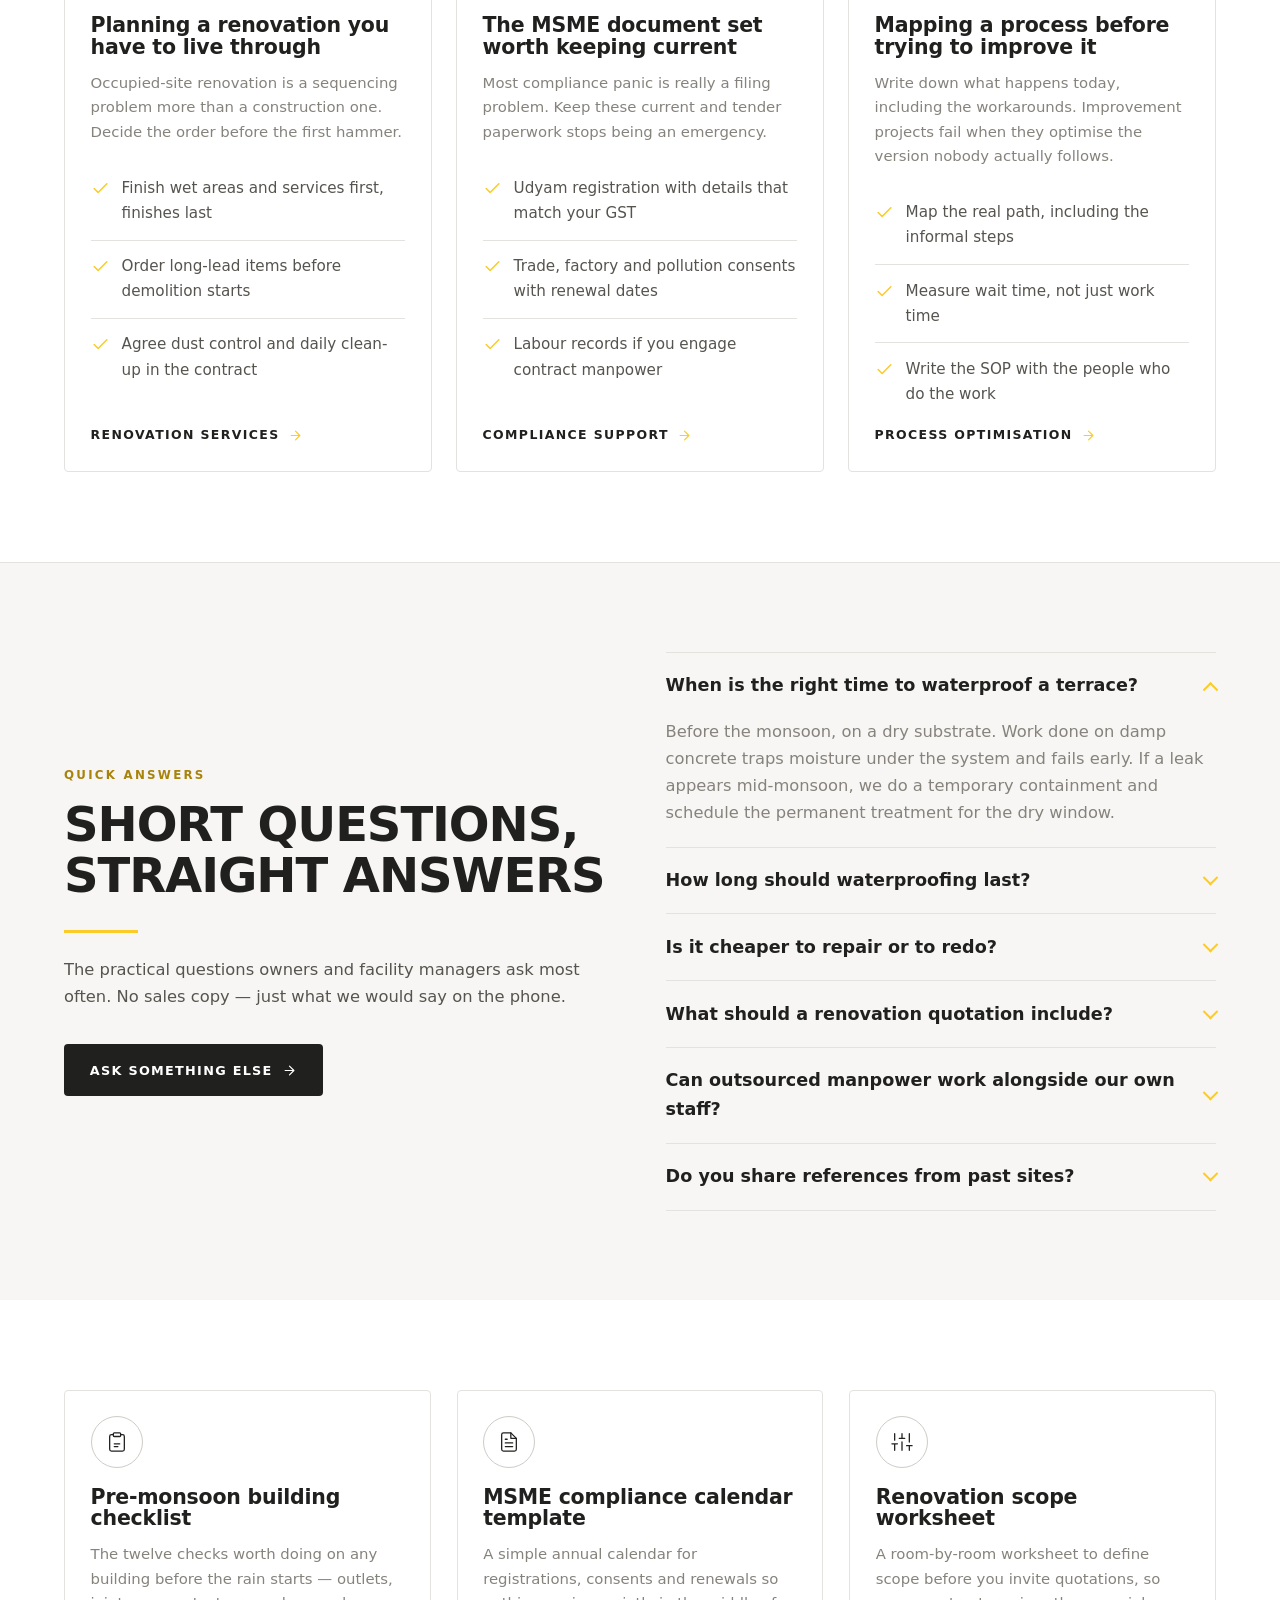
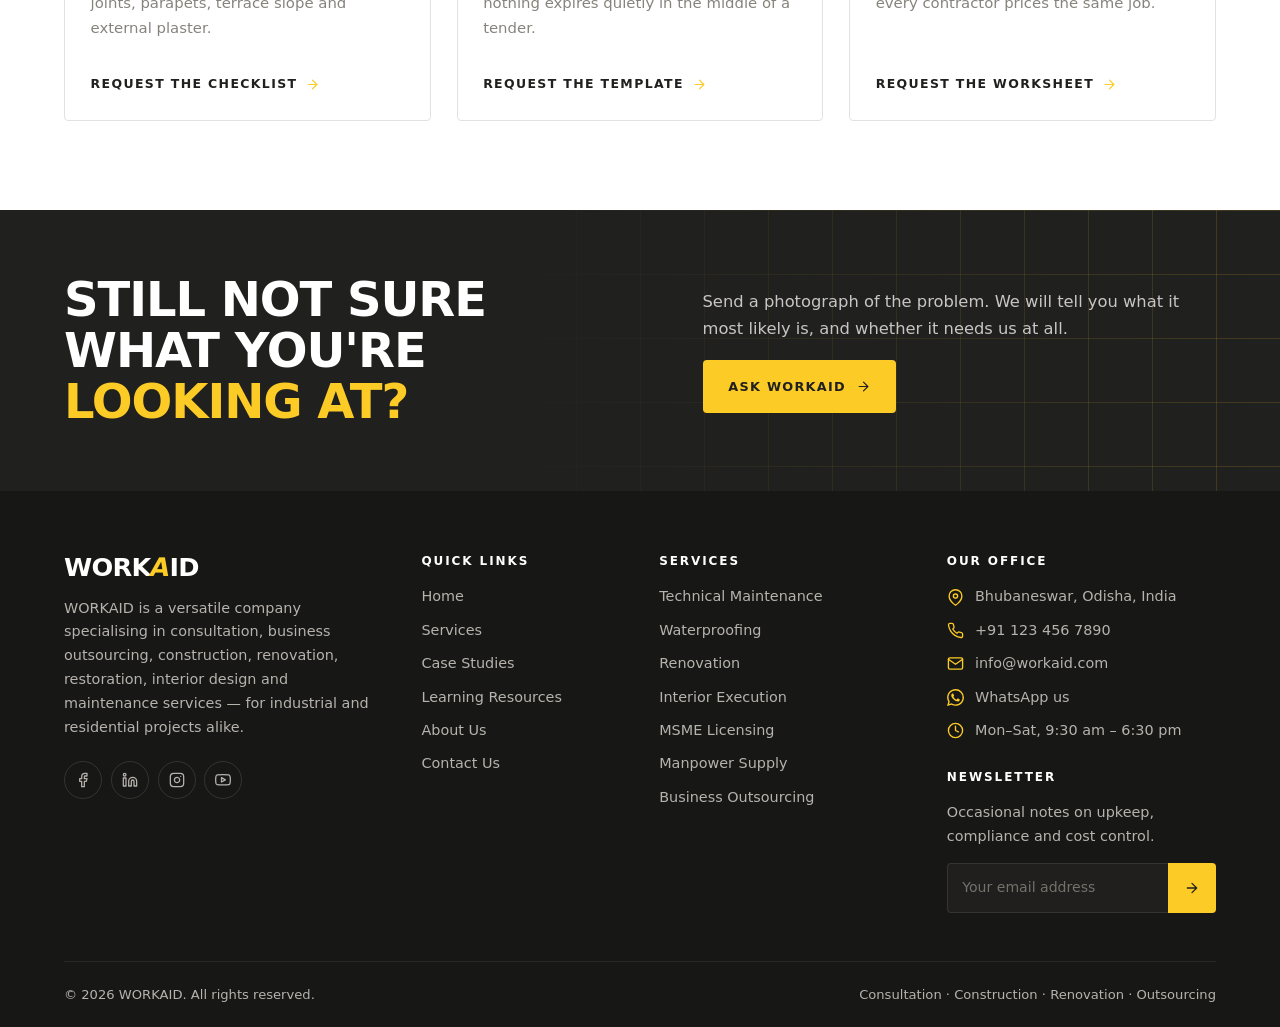
<file: resources.html>
<!DOCTYPE html>
<html lang="en" data-theme="light">
<head>
<meta charset="utf-8">
<meta name="viewport" content="width=device-width, initial-scale=1">
<title>Learning Resources — Guides on Waterproofing, Upkeep & Compliance | WORKAID</title>
<meta name="description" content="Practical WORKAID guides for owners and managers: diagnosing seepage, choosing a waterproofing system, running an AMC, planning a renovation, MSME compliance calendars and process documentation.">
<meta name="theme-color" content="#ffffff">
<link rel="icon" href="data:image/svg+xml,%3Csvg xmlns='http://www.w3.org/2000/svg' viewBox='0 0 32 32'%3E%3Crect width='32' height='32' fill='%2320201F'/%3E%3Cpath d='M14 6h5l-6 20h-5z' fill='%23FCCB26'/%3E%3C/svg%3E">
<link rel="stylesheet" href="assets/css/style.css">
<noscript><style>
/* Scroll reveals start at opacity 0 and are switched on by JS. With no JS
   the page would render blank, so show everything immediately instead.
   Likewise on touch, where JS drives the colour reveal — without it the
   photography would stay black and white permanently. */
.reveal{opacity:1!important;transform:none!important}
.media img,.industry img{filter:none!important}
</style></noscript>
<script>
(function(){try{var t=localStorage.getItem('workaid-theme');if(t==='dark'||t==='light'){document.documentElement.setAttribute('data-theme',t);}}catch(e){}})();
</script>
</head>
<body>
<script src="assets/js/icons.js"></script>

<a class="skip-link" href="#main">Skip to content</a>

<header class="site-header">
  <div class="wrap">
    <a class="logo" href="index.html">WORK<i>A</i>ID</a>
    <nav class="nav" id="site-nav" aria-label="Primary">
      <a href="index.html">Home</a>
      <a href="services.html">Services</a>
      <a href="case-studies.html">Case Studies</a>
      <a href="resources.html" aria-current="page">Resources</a>
      <a href="about.html">About Us</a>
      <a href="contact.html">Contact</a>
      <a class="btn btn--sm" href="contact.html#quote">Request Quote <svg class="ico"><use href="#i-arrow-right"></use></svg></a>
    </nav>
    <div class="header-tools">
      <button class="icon-btn theme-toggle" type="button" aria-label="Switch to dark theme" aria-pressed="false">
        <svg class="ico sun"><use href="#i-sun"></use></svg>
        <svg class="ico moon"><use href="#i-moon"></use></svg>
      </button>
      <a class="btn btn--sm header-quote" href="contact.html#quote">Request Quote <svg class="ico"><use href="#i-arrow-right"></use></svg></a>
      <button class="icon-btn nav-toggle" type="button" aria-expanded="false" aria-controls="site-nav" aria-label="Menu">
        <span></span><span></span><span></span>
      </button>
    </div>
  </div>
</header>

<main id="main">

  <section class="page-head">
    <div class="wrap">
      <nav class="crumbs" aria-label="Breadcrumb"><a href="index.html">Home</a> <span>/</span> <span>Learning Resources</span></nav>
      <h1>Learning resources</h1>
      <p class="lede">What we would tell you if you called and asked. Enough detail to judge a
         contractor's answer — including ours — before you commit money to a site.</p>
    </div>
  </section>

  <section class="section">
    <div class="wrap">

      <div class="filters reveal" data-filter-group="#res-grid" role="group" aria-label="Filter guides by topic">
        <button class="filter" type="button" data-cat="all" aria-pressed="true">All guides</button>
        <button class="filter" type="button" data-cat="waterproofing" aria-pressed="false">Waterproofing</button>
        <button class="filter" type="button" data-cat="maintenance" aria-pressed="false">Maintenance</button>
        <button class="filter" type="button" data-cat="interiors" aria-pressed="false">Interiors</button>
        <button class="filter" type="button" data-cat="compliance" aria-pressed="false">Compliance</button>
        <button class="filter" type="button" data-cat="operations" aria-pressed="false">Operations</button>
      </div>

      <div class="tiles g-3" id="res-grid">

        <article class="card reveal" data-cat="waterproofing">
          <div class="media media--ratio-16x9" style="margin:-1.25rem -1.25rem 1.3rem">
            <img src="assets/img/resource-1.jpg" alt="" width="1200" height="741" loading="lazy">
          </div>
          <span class="tag">Waterproofing</span>
          <h3 style="margin-top:.9rem">Choosing a waterproofing system that suits the surface</h3>
          <p>Membrane, liquid coating and crystalline systems each fail in different conditions. The
             right choice depends on exposure, foot traffic and what is underneath.</p>
          <ul class="checks" style="margin-top:1rem">
            <li><svg class="ico"><use href="#i-check"></use></svg><span>Terraces with traffic need protection over the membrane</span></li>
            <li><svg class="ico"><use href="#i-check"></use></svg><span>Basements need negative-side systems, not surface coatings</span></li>
            <li><svg class="ico"><use href="#i-check"></use></svg><span>Ask for the product datasheet before approving a quote</span></li>
          </ul>
          <a class="link-arrow" href="services.html#waterproofing">Waterproofing services <svg class="ico"><use href="#i-arrow-right"></use></svg></a>
        </article>

        <article class="card reveal" data-cat="waterproofing maintenance">
          <div class="media media--ratio-16x9" style="margin:-1.25rem -1.25rem 1.3rem">
            <img src="assets/img/resource-3.jpg" alt="" width="1200" height="741" loading="lazy">
          </div>
          <span class="tag">Waterproofing</span>
          <h3 style="margin-top:.9rem">Reading a damp patch: where the water actually came from</h3>
          <p>The stain is rarely above the source. Before agreeing to re-coat anything, rule out the
             four usual culprits.</p>
          <ul class="checks" style="margin-top:1rem">
            <li><svg class="ico"><use href="#i-check"></use></svg><span>Blocked or undersized rainwater outlets</span></li>
            <li><svg class="ico"><use href="#i-check"></use></svg><span>Untreated parapet, expansion and construction joints</span></li>
            <li><svg class="ico"><use href="#i-check"></use></svg><span>Leaking concealed plumbing behind wet walls</span></li>
            <li><svg class="ico"><use href="#i-check"></use></svg><span>Rising damp from an unsealed plinth</span></li>
          </ul>
          <a class="link-arrow" href="services.html#waterproofing-repairs">Repair services <svg class="ico"><use href="#i-arrow-right"></use></svg></a>
        </article>

        <article class="card reveal" data-cat="maintenance">
          <div class="media media--ratio-16x9" style="margin:-1.25rem -1.25rem 1.3rem">
            <img src="assets/img/resource-6.jpg" alt="" width="1200" height="741" loading="lazy">
          </div>
          <span class="tag">Maintenance</span>
          <h3 style="margin-top:.9rem">What a good AMC actually covers</h3>
          <p>Annual maintenance contracts vary wildly. A useful one names the assets, the visit
             frequency and the response time in writing.</p>
          <ul class="checks" style="margin-top:1rem">
            <li><svg class="ico"><use href="#i-check"></use></svg><span>An asset register, not a vague scope line</span></li>
            <li><svg class="ico"><use href="#i-check"></use></svg><span>Stated visit frequency and a signed service log</span></li>
            <li><svg class="ico"><use href="#i-check"></use></svg><span>Response SLA for breakdowns, and what is excluded</span></li>
          </ul>
          <a class="link-arrow" href="services.html#maintenance">Maintenance services <svg class="ico"><use href="#i-arrow-right"></use></svg></a>
        </article>

        <article class="card reveal" data-cat="interiors">
          <div class="media media--ratio-16x9" style="margin:-1.25rem -1.25rem 1.3rem">
            <img src="assets/img/resource-4.jpg" alt="" width="1200" height="741" loading="lazy">
          </div>
          <span class="tag">Interiors</span>
          <h3 style="margin-top:.9rem">Planning a renovation you have to live through</h3>
          <p>Occupied-site renovation is a sequencing problem more than a construction one. Decide
             the order before the first hammer.</p>
          <ul class="checks" style="margin-top:1rem">
            <li><svg class="ico"><use href="#i-check"></use></svg><span>Finish wet areas and services first, finishes last</span></li>
            <li><svg class="ico"><use href="#i-check"></use></svg><span>Order long-lead items before demolition starts</span></li>
            <li><svg class="ico"><use href="#i-check"></use></svg><span>Agree dust control and daily clean-up in the contract</span></li>
          </ul>
          <a class="link-arrow" href="services.html#renovation">Renovation services <svg class="ico"><use href="#i-arrow-right"></use></svg></a>
        </article>

        <article class="card reveal" data-cat="compliance">
          <div class="media media--ratio-16x9" style="margin:-1.25rem -1.25rem 1.3rem">
            <img src="assets/img/resource-2.jpg" alt="" width="1200" height="741" loading="lazy">
          </div>
          <span class="tag">Compliance</span>
          <h3 style="margin-top:.9rem">The MSME document set worth keeping current</h3>
          <p>Most compliance panic is really a filing problem. Keep these current and tender
             paperwork stops being an emergency.</p>
          <ul class="checks" style="margin-top:1rem">
            <li><svg class="ico"><use href="#i-check"></use></svg><span>Udyam registration with details that match your GST</span></li>
            <li><svg class="ico"><use href="#i-check"></use></svg><span>Trade, factory and pollution consents with renewal dates</span></li>
            <li><svg class="ico"><use href="#i-check"></use></svg><span>Labour records if you engage contract manpower</span></li>
          </ul>
          <a class="link-arrow" href="services.html#licensing">Compliance support <svg class="ico"><use href="#i-arrow-right"></use></svg></a>
        </article>

        <article class="card reveal" data-cat="operations">
          <div class="media media--ratio-16x9" style="margin:-1.25rem -1.25rem 1.3rem">
            <img src="assets/img/resource-5.jpg" alt="" width="1200" height="741" loading="lazy">
          </div>
          <span class="tag">Operations</span>
          <h3 style="margin-top:.9rem">Mapping a process before trying to improve it</h3>
          <p>Write down what happens today, including the workarounds. Improvement projects fail when
             they optimise the version nobody actually follows.</p>
          <ul class="checks" style="margin-top:1rem">
            <li><svg class="ico"><use href="#i-check"></use></svg><span>Map the real path, including the informal steps</span></li>
            <li><svg class="ico"><use href="#i-check"></use></svg><span>Measure wait time, not just work time</span></li>
            <li><svg class="ico"><use href="#i-check"></use></svg><span>Write the SOP with the people who do the work</span></li>
          </ul>
          <a class="link-arrow" href="services.html#process">Process optimisation <svg class="ico"><use href="#i-arrow-right"></use></svg></a>
        </article>

      </div>

      <p id="res-grid-empty" class="is-hidden center" style="padding:2rem 0;color:var(--muted)">
        Nothing published on this topic yet — <a class="link-arrow" href="contact.html">ask us directly</a>.
      </p>

    </div>
  </section>

  <!-- ============ QUICK ANSWERS ============ -->
  <section class="section section--alt section--line">
    <div class="wrap">
      <div class="split">
        <div class="reveal">
          <span class="eyebrow">Quick answers</span>
          <h2>Short questions,<br>straight answers</h2>
          <div class="rule" style="margin-bottom:1.5rem"></div>
          <p>The practical questions owners and facility managers ask most often. No sales copy —
             just what we would say on the phone.</p>
          <a class="btn btn--ink" href="contact.html" style="margin-top:1rem">Ask something else <svg class="ico"><use href="#i-arrow-right"></use></svg></a>
        </div>

        <div class="acc reveal" data-single>
          <div class="acc-item">
            <button class="acc-btn" type="button" aria-expanded="true">When is the right time to waterproof a terrace?</button>
            <div class="acc-panel"><div><p>Before the monsoon, on a dry substrate. Work done on damp concrete
               traps moisture under the system and fails early. If a leak appears mid-monsoon, we do a temporary
               containment and schedule the permanent treatment for the dry window.</p></div></div>
          </div>
          <div class="acc-item">
            <button class="acc-btn" type="button" aria-expanded="false">How long should waterproofing last?</button>
            <div class="acc-panel"><div><p>A correctly specified and correctly laid system on a sound substrate
               should give many years of service; the number depends on the product, the exposure and the traffic.
               Ask for the warranty in writing with the product name on it — a verbal figure is worth nothing.</p></div></div>
          </div>
          <div class="acc-item">
            <button class="acc-btn" type="button" aria-expanded="false">Is it cheaper to repair or to redo?</button>
            <div class="acc-panel"><div><p>Repair is cheaper only when the existing system is sound and the failure
               is local — a joint, an outlet, a crack. When the membrane has debonded across the slab, patching
               repeatedly costs more over three years than one correct re-lay.</p></div></div>
          </div>
          <div class="acc-item">
            <button class="acc-btn" type="button" aria-expanded="false">What should a renovation quotation include?</button>
            <div class="acc-panel"><div><p>Item-wise quantities and rates, brand and specification for every major
               material, the timeline, what is explicitly excluded, and the payment milestones. A single lump-sum
               figure with no breakdown cannot be compared or checked.</p></div></div>
          </div>
          <div class="acc-item">
            <button class="acc-btn" type="button" aria-expanded="false">Can outsourced manpower work alongside our own staff?</button>
            <div class="acc-panel"><div><p>Yes, and it usually does. We supply, document and supervise the contract
               team while your staff retain operational control. Statutory records, attendance and payroll for the
               contract team stay with us.</p></div></div>
          </div>
          <div class="acc-item">
            <button class="acc-btn" type="button" aria-expanded="false">Do you share references from past sites?</button>
            <div class="acc-panel"><div><p>Where the client agrees, yes — and for local work we would rather you
               visit the site than read a testimonial. Ask when you request the quotation.</p></div></div>
          </div>
        </div>
      </div>
    </div>
  </section>

  <!-- ============ CHECKLIST REQUEST ============ -->
  <section class="section">
    <div class="wrap">
      <div class="grid g-3">
        <article class="card reveal">
          <span class="card-icon"><svg class="ico"><use href="#i-clipboard"></use></svg></span>
          <h3>Pre-monsoon building checklist</h3>
          <p>The twelve checks worth doing on any building before the rain starts — outlets, joints,
             parapets, terrace slope and external plaster.</p>
          <a class="link-arrow" href="contact.html?request=monsoon-checklist#quote">Request the checklist <svg class="ico"><use href="#i-arrow-right"></use></svg></a>
        </article>
        <article class="card reveal">
          <span class="card-icon"><svg class="ico"><use href="#i-file-text"></use></svg></span>
          <h3>MSME compliance calendar template</h3>
          <p>A simple annual calendar for registrations, consents and renewals so nothing expires
             quietly in the middle of a tender.</p>
          <a class="link-arrow" href="contact.html?request=compliance-calendar#quote">Request the template <svg class="ico"><use href="#i-arrow-right"></use></svg></a>
        </article>
        <article class="card reveal">
          <span class="card-icon"><svg class="ico"><use href="#i-sliders"></use></svg></span>
          <h3>Renovation scope worksheet</h3>
          <p>A room-by-room worksheet to define scope before you invite quotations, so every
             contractor prices the same job.</p>
          <a class="link-arrow" href="contact.html?request=scope-worksheet#quote">Request the worksheet <svg class="ico"><use href="#i-arrow-right"></use></svg></a>
        </article>
      </div>
    </div>
  </section>

  <section class="cta-band">
    <div class="wrap">
      <div><h2>Still not sure what you're <em>looking at?</em></h2></div>
      <div>
        <p>Send a photograph of the problem. We will tell you what it most likely is, and whether
           it needs us at all.</p>
        <a class="btn" href="contact.html">Ask WORKAID <svg class="ico"><use href="#i-arrow-right"></use></svg></a>
      </div>
    </div>
  </section>

</main>

<footer class="site-footer">
  <div class="wrap">
    <div class="footer-grid">
      <div>
        <a class="logo" href="index.html">WORK<i>A</i>ID</a>
        <p>WORKAID is a versatile company specialising in consultation, business outsourcing,
           construction, renovation, restoration, interior design and maintenance services —
           for industrial and residential projects alike.</p>
        <div class="socials">
          <a href="#" aria-label="Facebook"><svg class="ico"><use href="#i-facebook"></use></svg></a>
          <a href="#" aria-label="LinkedIn"><svg class="ico"><use href="#i-linkedin"></use></svg></a>
          <a href="#" aria-label="Instagram"><svg class="ico"><use href="#i-instagram"></use></svg></a>
          <a href="#" aria-label="YouTube"><svg class="ico"><use href="#i-youtube"></use></svg></a>
        </div>
      </div>
      <div>
        <h4>Quick Links</h4>
        <ul>
          <li><a href="index.html">Home</a></li>
          <li><a href="services.html">Services</a></li>
          <li><a href="case-studies.html">Case Studies</a></li>
          <li><a href="resources.html">Learning Resources</a></li>
          <li><a href="about.html">About Us</a></li>
          <li><a href="contact.html">Contact Us</a></li>
        </ul>
      </div>
      <div>
        <h4>Services</h4>
        <ul>
          <li><a href="services.html#maintenance">Technical Maintenance</a></li>
          <li><a href="services.html#waterproofing">Waterproofing</a></li>
          <li><a href="services.html#renovation">Renovation</a></li>
          <li><a href="services.html#interior">Interior Execution</a></li>
          <li><a href="services.html#licensing">MSME Licensing</a></li>
          <li><a href="services.html#manpower">Manpower Supply</a></li>
          <li><a href="services.html#bpo">Business Outsourcing</a></li>
        </ul>
      </div>
      <div>
        <h4>Our Office</h4>
        <ul class="contact-list">
          <li><svg class="ico"><use href="#i-map-pin"></use></svg><span>Bhubaneswar, Odisha, India</span></li>
          <li><svg class="ico"><use href="#i-phone"></use></svg><a href="tel:+911234567890">+91 123 456 7890</a></li>
          <li><svg class="ico"><use href="#i-mail"></use></svg><a href="mailto:info@workaid.com">info@workaid.com</a></li>
          <li><svg class="ico ico--fill"><use href="#i-whatsapp"></use></svg><a href="https://wa.me/911234567890" target="_blank" rel="noopener">WhatsApp us</a></li>
          <li><svg class="ico"><use href="#i-clock"></use></svg><span>Mon–Sat, 9:30 am – 6:30 pm</span></li>
        </ul>
        <h4 style="margin-top:1.75rem">Newsletter</h4>
        <p style="margin:0">Occasional notes on upkeep, compliance and cost control.</p>
        <form class="newsletter" action="https://formsubmit.co/info@workaid.com" method="POST" data-validate>
          <input type="hidden" name="_subject" value="Newsletter signup — workaid.com">
          <input type="hidden" name="_next" value="https://kosmosconnect.github.io/WorkAid/thank-you.html">
          <input type="hidden" name="_captcha" value="false">
          <input type="text" name="_honey" style="display:none" tabindex="-1" autocomplete="off" aria-hidden="true">
          <label class="field" style="flex:1;display:block">
            <span style="position:absolute;width:1px;height:1px;overflow:hidden;clip:rect(0 0 0 0)">Your email address</span>
            <input type="email" name="Email" placeholder="Your email address" required>
          </label>
          <button type="submit" aria-label="Subscribe"><svg class="ico"><use href="#i-arrow-right"></use></svg></button>
        </form>
      </div>
    </div>
    <div class="footer-base">
      <span>&copy; <span data-year>2026</span> WORKAID. All rights reserved.</span>
      <span>Consultation · Construction · Renovation · Outsourcing</span>
    </div>
  </div>
</footer>

<!-- WhatsApp. Replace the number in href on all pages (see README). -->
<a class="wa-fab" href="https://wa.me/911234567890?text=Hi%20WORKAID%2C%20I%20have%20a%20question%20about%20"
   target="_blank" rel="noopener" aria-label="Message WORKAID on WhatsApp">
  <svg class="ico ico--fill"><use href="#i-whatsapp"></use></svg>
  <span class="wa-label">WhatsApp</span>
</a>

<script src="assets/js/main.js" defer></script>
</body>
</html>
</file>
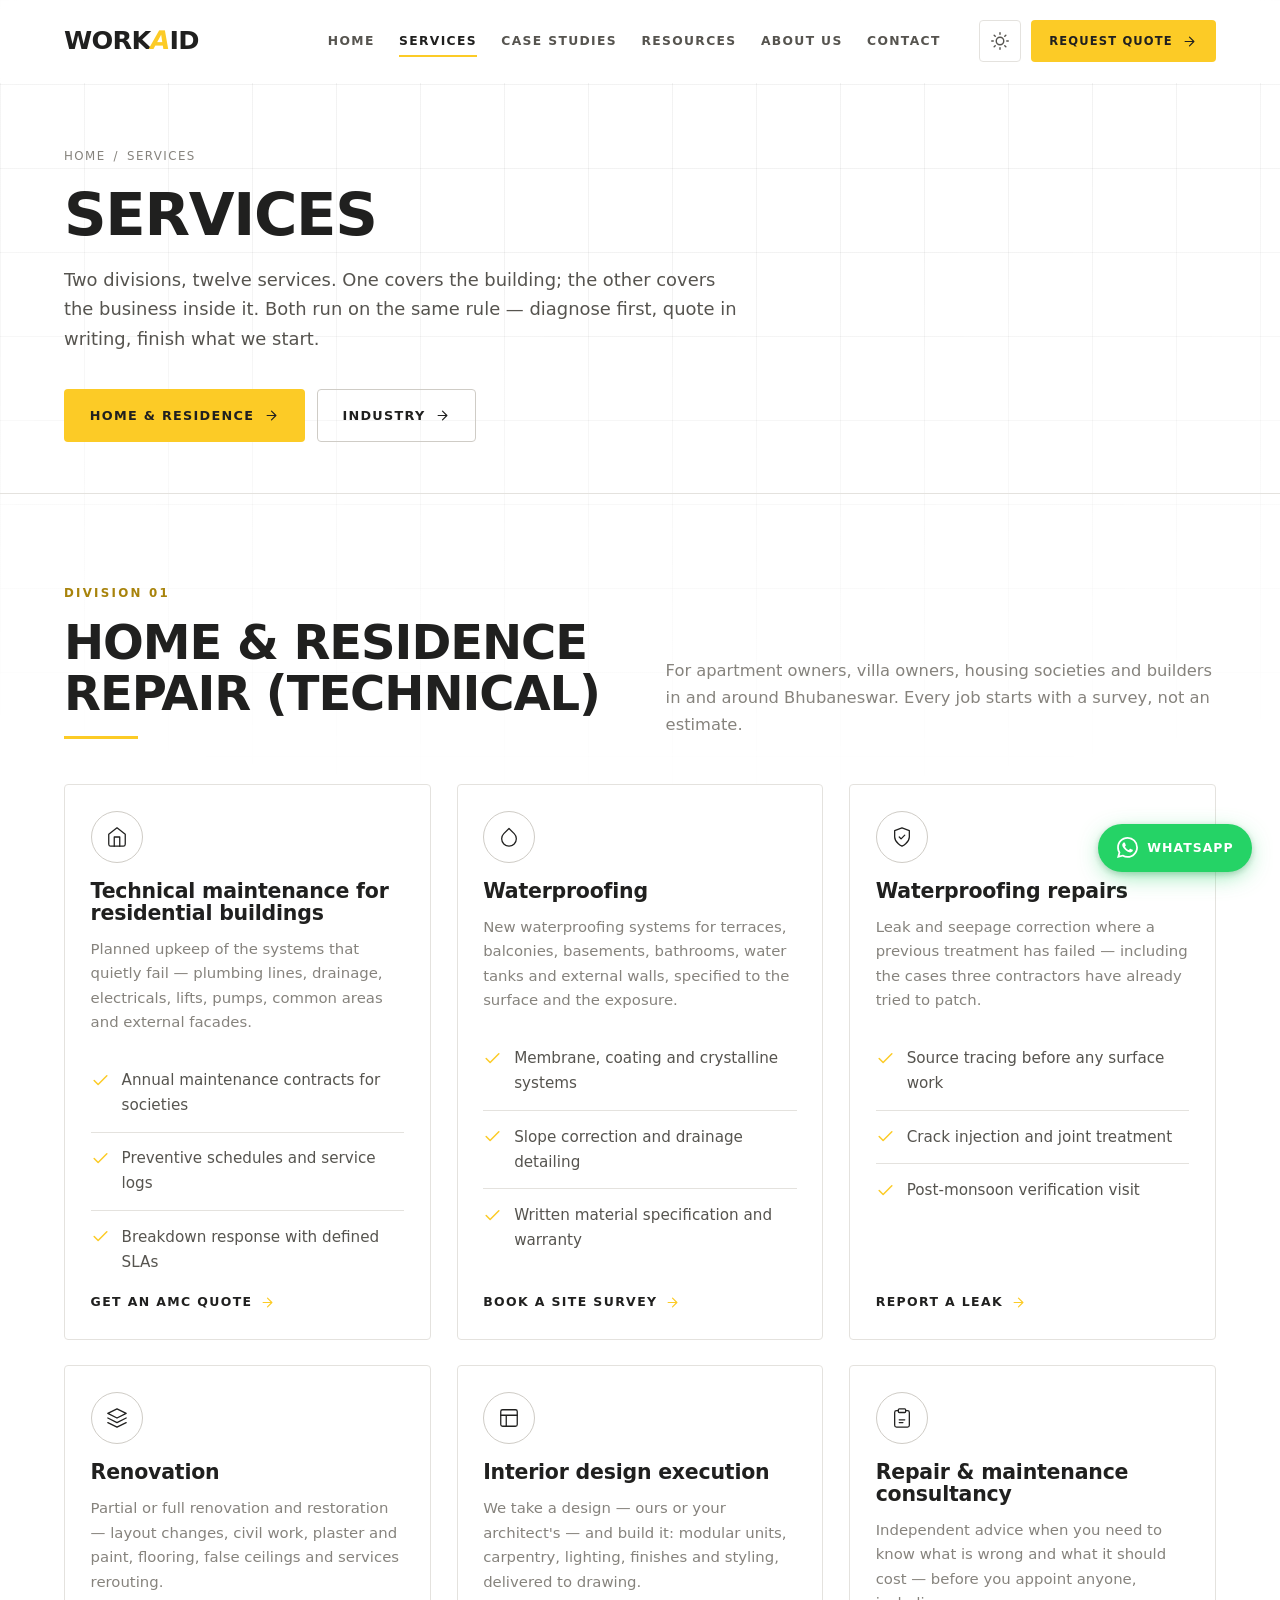
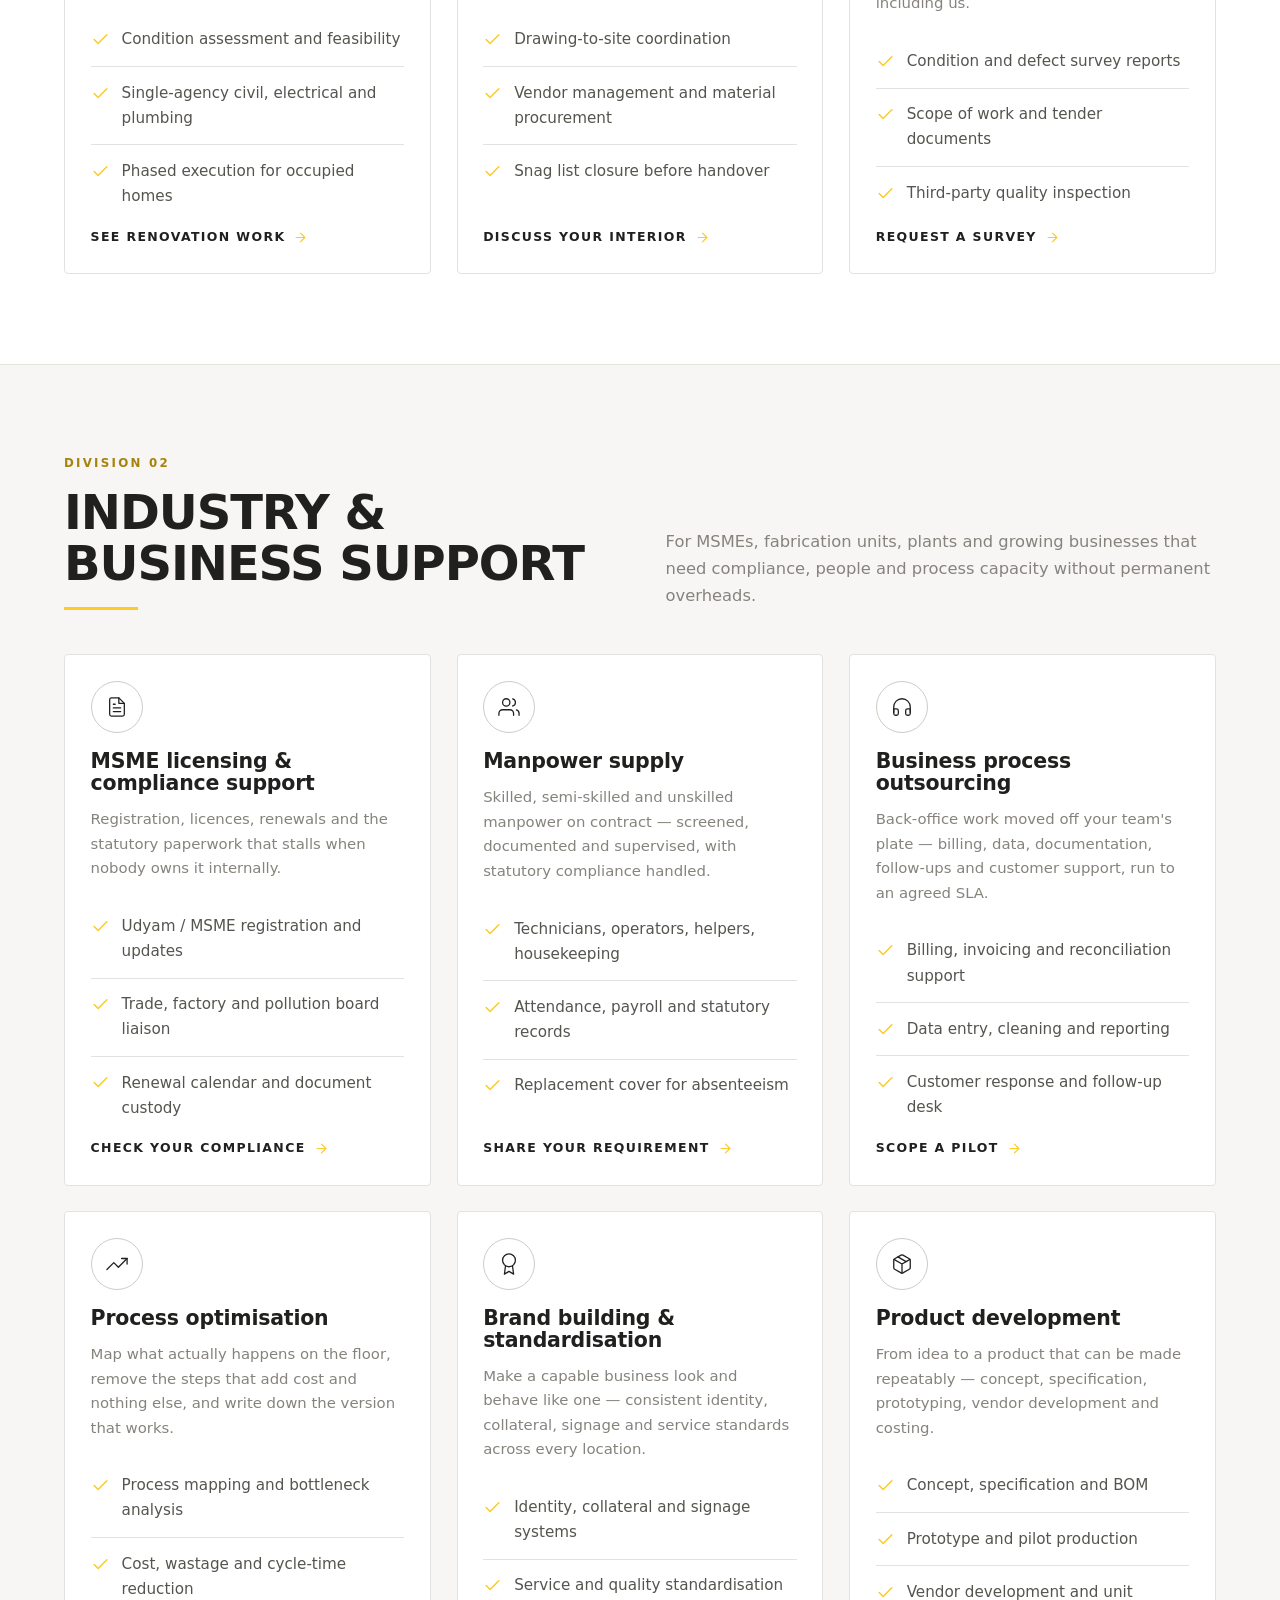
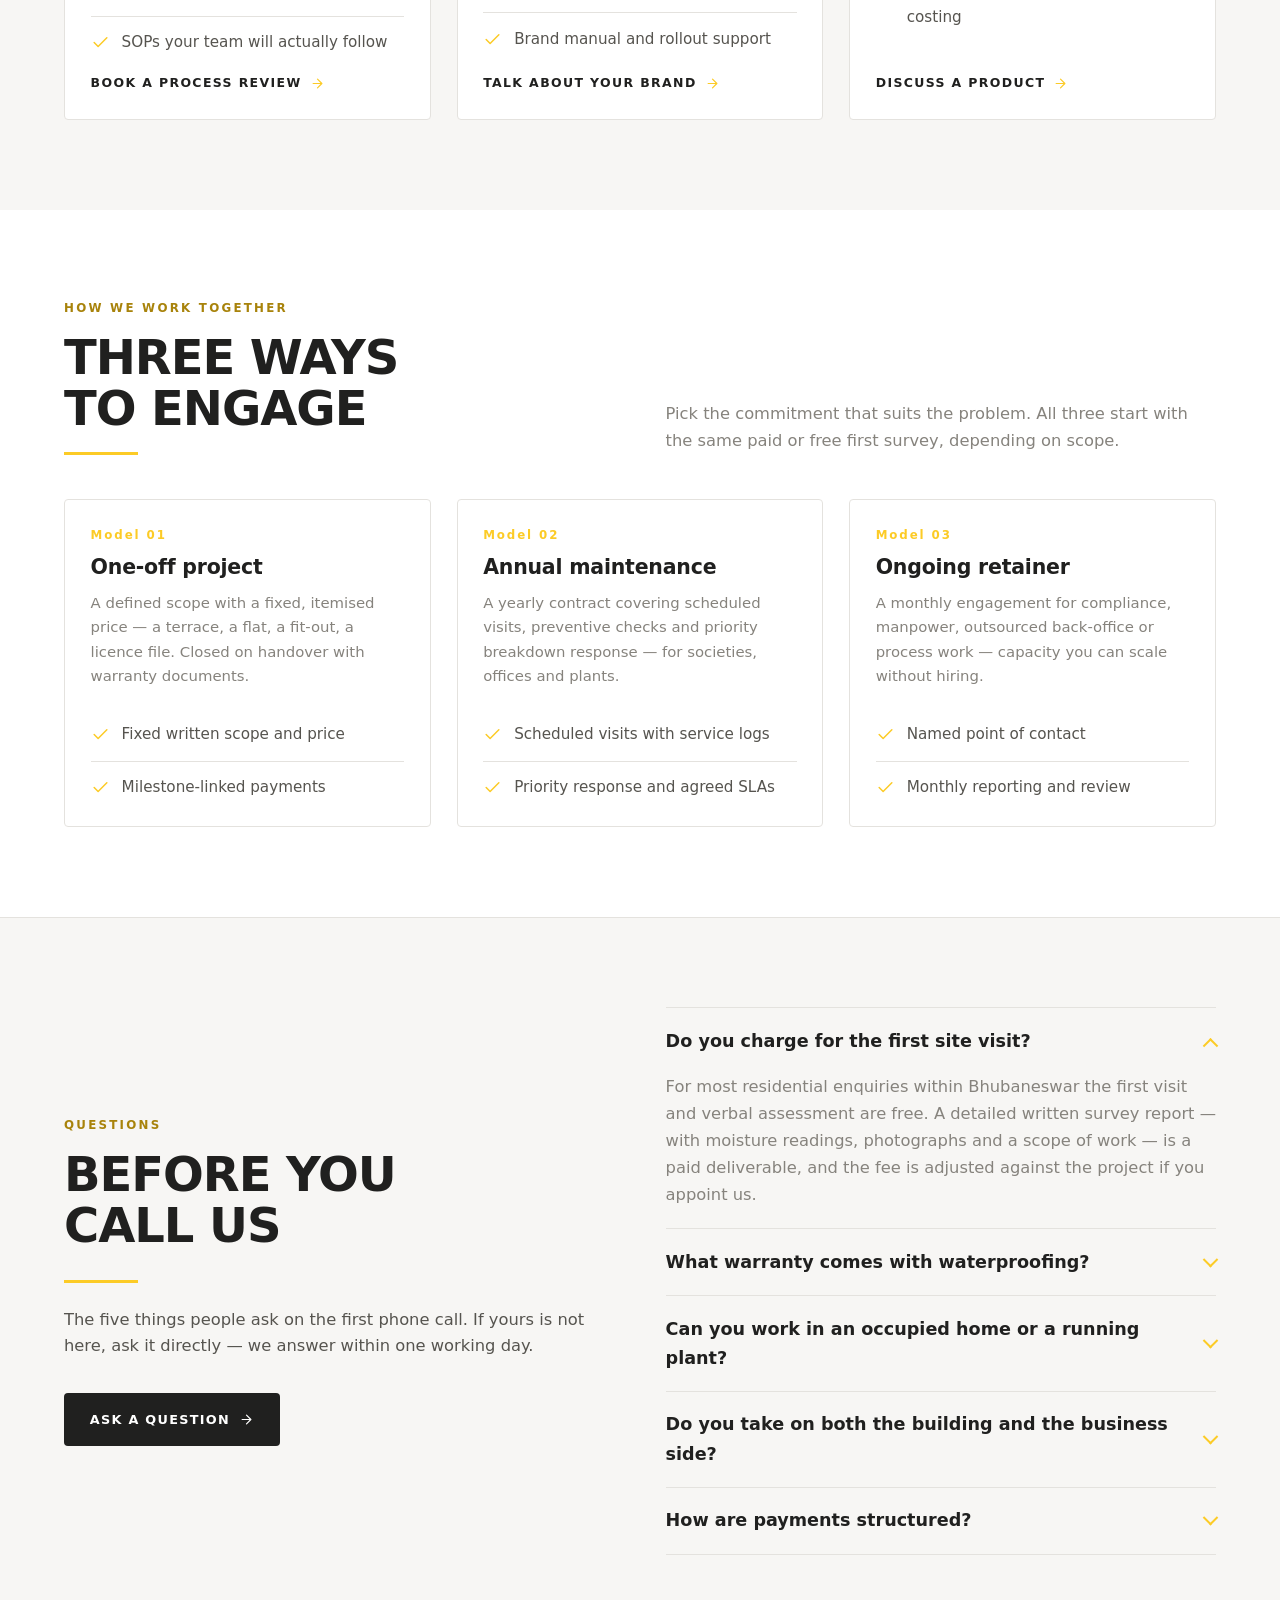
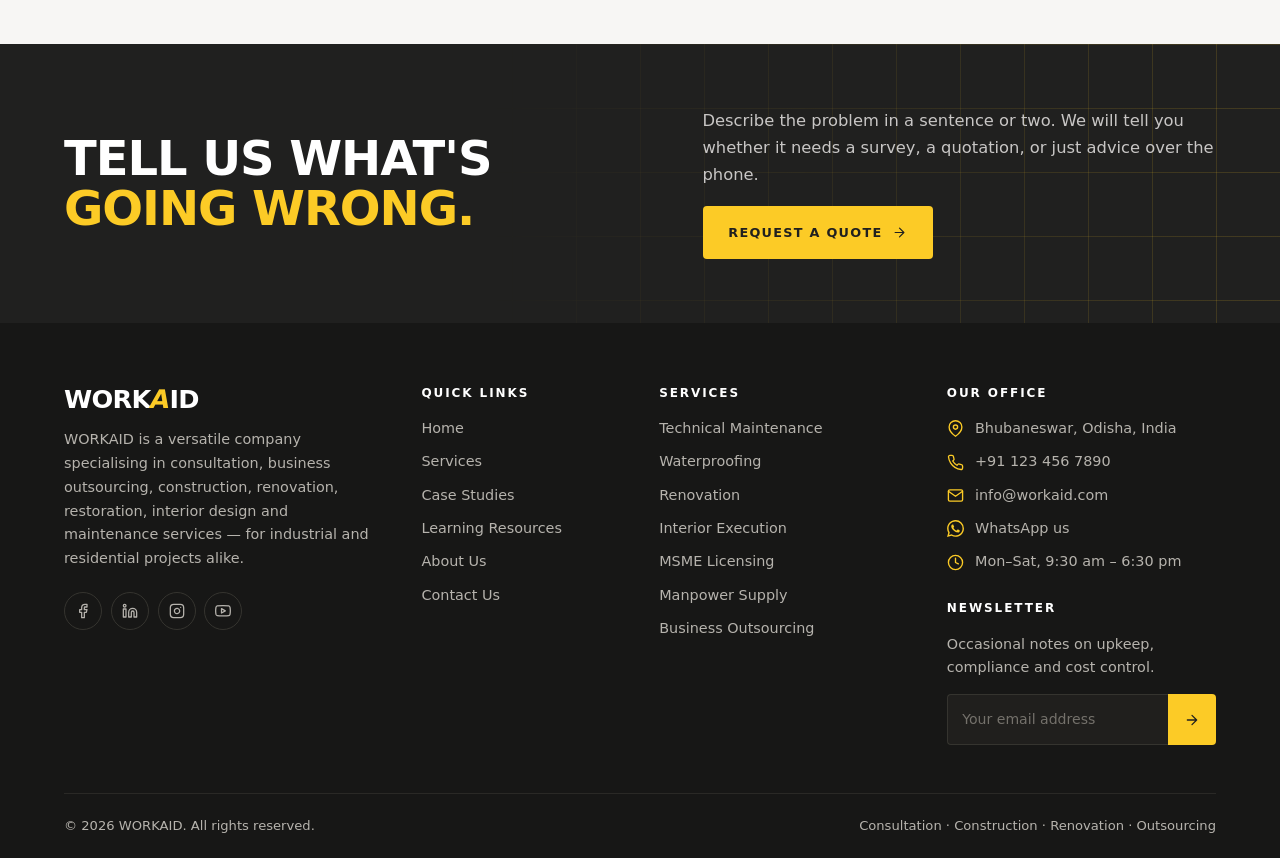
<file: services.html>
<!DOCTYPE html>
<html lang="en" data-theme="light">
<head>
<meta charset="utf-8">
<meta name="viewport" content="width=device-width, initial-scale=1">
<title>Services — Home Repair, Waterproofing & Industrial Support | WORKAID</title>
<meta name="description" content="WORKAID services: technical maintenance, waterproofing and repairs, renovation, interior design execution, maintenance consultancy, MSME licensing, manpower supply, BPO, process optimisation, brand building and product development.">
<meta name="theme-color" content="#ffffff">
<link rel="icon" href="data:image/svg+xml,%3Csvg xmlns='http://www.w3.org/2000/svg' viewBox='0 0 32 32'%3E%3Crect width='32' height='32' fill='%2320201F'/%3E%3Cpath d='M14 6h5l-6 20h-5z' fill='%23FCCB26'/%3E%3C/svg%3E">
<link rel="stylesheet" href="assets/css/style.css">
<noscript><style>
/* Scroll reveals start at opacity 0 and are switched on by JS. With no JS
   the page would render blank, so show everything immediately instead.
   Likewise on touch, where JS drives the colour reveal — without it the
   photography would stay black and white permanently. */
.reveal{opacity:1!important;transform:none!important}
.media img,.industry img{filter:none!important}
</style></noscript>
<script>
(function(){try{var t=localStorage.getItem('workaid-theme');if(t==='dark'||t==='light'){document.documentElement.setAttribute('data-theme',t);}}catch(e){}})();
</script>
</head>
<body>
<script src="assets/js/icons.js"></script>

<a class="skip-link" href="#main">Skip to content</a>

<header class="site-header">
  <div class="wrap">
    <a class="logo" href="index.html">WORK<i>A</i>ID</a>
    <nav class="nav" id="site-nav" aria-label="Primary">
      <a href="index.html">Home</a>
      <a href="services.html" aria-current="page">Services</a>
      <a href="case-studies.html">Case Studies</a>
      <a href="resources.html">Resources</a>
      <a href="about.html">About Us</a>
      <a href="contact.html">Contact</a>
      <a class="btn btn--sm" href="contact.html#quote">Request Quote <svg class="ico"><use href="#i-arrow-right"></use></svg></a>
    </nav>
    <div class="header-tools">
      <button class="icon-btn theme-toggle" type="button" aria-label="Switch to dark theme" aria-pressed="false">
        <svg class="ico sun"><use href="#i-sun"></use></svg>
        <svg class="ico moon"><use href="#i-moon"></use></svg>
      </button>
      <a class="btn btn--sm header-quote" href="contact.html#quote">Request Quote <svg class="ico"><use href="#i-arrow-right"></use></svg></a>
      <button class="icon-btn nav-toggle" type="button" aria-expanded="false" aria-controls="site-nav" aria-label="Menu">
        <span></span><span></span><span></span>
      </button>
    </div>
  </div>
</header>

<main id="main">

  <section class="page-head">
    <div class="wrap">
      <nav class="crumbs" aria-label="Breadcrumb"><a href="index.html">Home</a> <span>/</span> <span>Services</span></nav>
      <h1>Services</h1>
      <p class="lede">Two divisions, twelve services. One covers the building; the other covers the
         business inside it. Both run on the same rule — diagnose first, quote in writing, finish
         what we start.</p>
      <div class="hero-actions">
        <a class="btn" href="#home">Home &amp; residence <svg class="ico"><use href="#i-arrow-right"></use></svg></a>
        <a class="btn btn--ghost" href="#industry">Industry <svg class="ico"><use href="#i-arrow-right"></use></svg></a>
      </div>
    </div>
  </section>

  <!-- ============ DIVISION 1 ============ -->
  <section class="section" id="home">
    <div class="wrap">
      <div class="sec-head reveal">
        <div>
          <span class="eyebrow">Division 01</span>
          <h2>Home &amp; residence<br>repair (technical)</h2>
          <div class="rule"></div>
        </div>
        <p>For apartment owners, villa owners, housing societies and builders in and around
           Bhubaneswar. Every job starts with a survey, not an estimate.</p>
      </div>

      <div class="grid g-3">

        <article class="card reveal" id="maintenance">
          <span class="card-icon"><svg class="ico"><use href="#i-home"></use></svg></span>
          <h3>Technical maintenance for residential buildings</h3>
          <p>Planned upkeep of the systems that quietly fail — plumbing lines, drainage, electricals,
             lifts, pumps, common areas and external facades.</p>
          <ul class="checks" style="margin-top:1.1rem">
            <li><svg class="ico"><use href="#i-check"></use></svg><span>Annual maintenance contracts for societies</span></li>
            <li><svg class="ico"><use href="#i-check"></use></svg><span>Preventive schedules and service logs</span></li>
            <li><svg class="ico"><use href="#i-check"></use></svg><span>Breakdown response with defined SLAs</span></li>
          </ul>
          <a class="link-arrow" href="contact.html#quote">Get an AMC quote <svg class="ico"><use href="#i-arrow-right"></use></svg></a>
        </article>

        <article class="card reveal" id="waterproofing">
          <span class="card-icon"><svg class="ico"><use href="#i-droplet"></use></svg></span>
          <h3>Waterproofing</h3>
          <p>New waterproofing systems for terraces, balconies, basements, bathrooms, water tanks
             and external walls, specified to the surface and the exposure.</p>
          <ul class="checks" style="margin-top:1.1rem">
            <li><svg class="ico"><use href="#i-check"></use></svg><span>Membrane, coating and crystalline systems</span></li>
            <li><svg class="ico"><use href="#i-check"></use></svg><span>Slope correction and drainage detailing</span></li>
            <li><svg class="ico"><use href="#i-check"></use></svg><span>Written material specification and warranty</span></li>
          </ul>
          <a class="link-arrow" href="contact.html#quote">Book a site survey <svg class="ico"><use href="#i-arrow-right"></use></svg></a>
        </article>

        <article class="card reveal" id="waterproofing-repairs">
          <span class="card-icon"><svg class="ico"><use href="#i-shield"></use></svg></span>
          <h3>Waterproofing repairs</h3>
          <p>Leak and seepage correction where a previous treatment has failed — including the
             cases three contractors have already tried to patch.</p>
          <ul class="checks" style="margin-top:1.1rem">
            <li><svg class="ico"><use href="#i-check"></use></svg><span>Source tracing before any surface work</span></li>
            <li><svg class="ico"><use href="#i-check"></use></svg><span>Crack injection and joint treatment</span></li>
            <li><svg class="ico"><use href="#i-check"></use></svg><span>Post-monsoon verification visit</span></li>
          </ul>
          <a class="link-arrow" href="contact.html#quote">Report a leak <svg class="ico"><use href="#i-arrow-right"></use></svg></a>
        </article>

        <article class="card reveal" id="renovation">
          <span class="card-icon"><svg class="ico"><use href="#i-layers"></use></svg></span>
          <h3>Renovation</h3>
          <p>Partial or full renovation and restoration — layout changes, civil work, plaster and
             paint, flooring, false ceilings and services rerouting.</p>
          <ul class="checks" style="margin-top:1.1rem">
            <li><svg class="ico"><use href="#i-check"></use></svg><span>Condition assessment and feasibility</span></li>
            <li><svg class="ico"><use href="#i-check"></use></svg><span>Single-agency civil, electrical and plumbing</span></li>
            <li><svg class="ico"><use href="#i-check"></use></svg><span>Phased execution for occupied homes</span></li>
          </ul>
          <a class="link-arrow" href="case-studies.html">See renovation work <svg class="ico"><use href="#i-arrow-right"></use></svg></a>
        </article>

        <article class="card reveal" id="interior">
          <span class="card-icon"><svg class="ico"><use href="#i-layout"></use></svg></span>
          <h3>Interior design execution</h3>
          <p>We take a design — ours or your architect's — and build it: modular units, carpentry,
             lighting, finishes and styling, delivered to drawing.</p>
          <ul class="checks" style="margin-top:1.1rem">
            <li><svg class="ico"><use href="#i-check"></use></svg><span>Drawing-to-site coordination</span></li>
            <li><svg class="ico"><use href="#i-check"></use></svg><span>Vendor management and material procurement</span></li>
            <li><svg class="ico"><use href="#i-check"></use></svg><span>Snag list closure before handover</span></li>
          </ul>
          <a class="link-arrow" href="contact.html#quote">Discuss your interior <svg class="ico"><use href="#i-arrow-right"></use></svg></a>
        </article>

        <article class="card reveal" id="consultancy">
          <span class="card-icon"><svg class="ico"><use href="#i-clipboard"></use></svg></span>
          <h3>Repair &amp; maintenance consultancy</h3>
          <p>Independent advice when you need to know what is wrong and what it should cost —
             before you appoint anyone, including us.</p>
          <ul class="checks" style="margin-top:1.1rem">
            <li><svg class="ico"><use href="#i-check"></use></svg><span>Condition and defect survey reports</span></li>
            <li><svg class="ico"><use href="#i-check"></use></svg><span>Scope of work and tender documents</span></li>
            <li><svg class="ico"><use href="#i-check"></use></svg><span>Third-party quality inspection</span></li>
          </ul>
          <a class="link-arrow" href="contact.html#quote">Request a survey <svg class="ico"><use href="#i-arrow-right"></use></svg></a>
        </article>

      </div>
    </div>
  </section>

  <!-- ============ DIVISION 2 ============ -->
  <section class="section section--alt section--line" id="industry">
    <div class="wrap">
      <div class="sec-head reveal">
        <div>
          <span class="eyebrow">Division 02</span>
          <h2>Industry &amp;<br>business support</h2>
          <div class="rule"></div>
        </div>
        <p>For MSMEs, fabrication units, plants and growing businesses that need compliance,
           people and process capacity without permanent overheads.</p>
      </div>

      <div class="grid g-3">

        <article class="card reveal" id="licensing">
          <span class="card-icon"><svg class="ico"><use href="#i-file-text"></use></svg></span>
          <h3>MSME licensing &amp; compliance support</h3>
          <p>Registration, licences, renewals and the statutory paperwork that stalls when nobody
             owns it internally.</p>
          <ul class="checks" style="margin-top:1.1rem">
            <li><svg class="ico"><use href="#i-check"></use></svg><span>Udyam / MSME registration and updates</span></li>
            <li><svg class="ico"><use href="#i-check"></use></svg><span>Trade, factory and pollution board liaison</span></li>
            <li><svg class="ico"><use href="#i-check"></use></svg><span>Renewal calendar and document custody</span></li>
          </ul>
          <a class="link-arrow" href="contact.html#quote">Check your compliance <svg class="ico"><use href="#i-arrow-right"></use></svg></a>
        </article>

        <article class="card reveal" id="manpower">
          <span class="card-icon"><svg class="ico"><use href="#i-users"></use></svg></span>
          <h3>Manpower supply</h3>
          <p>Skilled, semi-skilled and unskilled manpower on contract — screened, documented and
             supervised, with statutory compliance handled.</p>
          <ul class="checks" style="margin-top:1.1rem">
            <li><svg class="ico"><use href="#i-check"></use></svg><span>Technicians, operators, helpers, housekeeping</span></li>
            <li><svg class="ico"><use href="#i-check"></use></svg><span>Attendance, payroll and statutory records</span></li>
            <li><svg class="ico"><use href="#i-check"></use></svg><span>Replacement cover for absenteeism</span></li>
          </ul>
          <a class="link-arrow" href="contact.html#quote">Share your requirement <svg class="ico"><use href="#i-arrow-right"></use></svg></a>
        </article>

        <article class="card reveal" id="bpo">
          <span class="card-icon"><svg class="ico"><use href="#i-headphones"></use></svg></span>
          <h3>Business process outsourcing</h3>
          <p>Back-office work moved off your team's plate — billing, data, documentation,
             follow-ups and customer support, run to an agreed SLA.</p>
          <ul class="checks" style="margin-top:1.1rem">
            <li><svg class="ico"><use href="#i-check"></use></svg><span>Billing, invoicing and reconciliation support</span></li>
            <li><svg class="ico"><use href="#i-check"></use></svg><span>Data entry, cleaning and reporting</span></li>
            <li><svg class="ico"><use href="#i-check"></use></svg><span>Customer response and follow-up desk</span></li>
          </ul>
          <a class="link-arrow" href="contact.html#quote">Scope a pilot <svg class="ico"><use href="#i-arrow-right"></use></svg></a>
        </article>

        <article class="card reveal" id="process">
          <span class="card-icon"><svg class="ico"><use href="#i-trending-up"></use></svg></span>
          <h3>Process optimisation</h3>
          <p>Map what actually happens on the floor, remove the steps that add cost and nothing
             else, and write down the version that works.</p>
          <ul class="checks" style="margin-top:1.1rem">
            <li><svg class="ico"><use href="#i-check"></use></svg><span>Process mapping and bottleneck analysis</span></li>
            <li><svg class="ico"><use href="#i-check"></use></svg><span>Cost, wastage and cycle-time reduction</span></li>
            <li><svg class="ico"><use href="#i-check"></use></svg><span>SOPs your team will actually follow</span></li>
          </ul>
          <a class="link-arrow" href="contact.html#quote">Book a process review <svg class="ico"><use href="#i-arrow-right"></use></svg></a>
        </article>

        <article class="card reveal" id="brand">
          <span class="card-icon"><svg class="ico"><use href="#i-award"></use></svg></span>
          <h3>Brand building &amp; standardisation</h3>
          <p>Make a capable business look and behave like one — consistent identity, collateral,
             signage and service standards across every location.</p>
          <ul class="checks" style="margin-top:1.1rem">
            <li><svg class="ico"><use href="#i-check"></use></svg><span>Identity, collateral and signage systems</span></li>
            <li><svg class="ico"><use href="#i-check"></use></svg><span>Service and quality standardisation</span></li>
            <li><svg class="ico"><use href="#i-check"></use></svg><span>Brand manual and rollout support</span></li>
          </ul>
          <a class="link-arrow" href="contact.html#quote">Talk about your brand <svg class="ico"><use href="#i-arrow-right"></use></svg></a>
        </article>

        <article class="card reveal" id="product">
          <span class="card-icon"><svg class="ico"><use href="#i-package"></use></svg></span>
          <h3>Product development</h3>
          <p>From idea to a product that can be made repeatably — concept, specification,
             prototyping, vendor development and costing.</p>
          <ul class="checks" style="margin-top:1.1rem">
            <li><svg class="ico"><use href="#i-check"></use></svg><span>Concept, specification and BOM</span></li>
            <li><svg class="ico"><use href="#i-check"></use></svg><span>Prototype and pilot production</span></li>
            <li><svg class="ico"><use href="#i-check"></use></svg><span>Vendor development and unit costing</span></li>
          </ul>
          <a class="link-arrow" href="contact.html#quote">Discuss a product <svg class="ico"><use href="#i-arrow-right"></use></svg></a>
        </article>

      </div>
    </div>
  </section>

  <!-- ============ ENGAGEMENT MODELS ============ -->
  <section class="section">
    <div class="wrap">
      <div class="sec-head reveal">
        <div>
          <span class="eyebrow">How we work together</span>
          <h2>Three ways<br>to engage</h2>
          <div class="rule"></div>
        </div>
        <p>Pick the commitment that suits the problem. All three start with the same paid or free
           first survey, depending on scope.</p>
      </div>

      <div class="grid g-3">
        <article class="card reveal">
          <span class="card-num">Model 01</span>
          <h3>One-off project</h3>
          <p>A defined scope with a fixed, itemised price — a terrace, a flat, a fit-out, a
             licence file. Closed on handover with warranty documents.</p>
          <ul class="checks" style="margin-top:1.1rem">
            <li><svg class="ico"><use href="#i-check"></use></svg><span>Fixed written scope and price</span></li>
            <li><svg class="ico"><use href="#i-check"></use></svg><span>Milestone-linked payments</span></li>
          </ul>
        </article>
        <article class="card reveal">
          <span class="card-num">Model 02</span>
          <h3>Annual maintenance</h3>
          <p>A yearly contract covering scheduled visits, preventive checks and priority breakdown
             response — for societies, offices and plants.</p>
          <ul class="checks" style="margin-top:1.1rem">
            <li><svg class="ico"><use href="#i-check"></use></svg><span>Scheduled visits with service logs</span></li>
            <li><svg class="ico"><use href="#i-check"></use></svg><span>Priority response and agreed SLAs</span></li>
          </ul>
        </article>
        <article class="card reveal">
          <span class="card-num">Model 03</span>
          <h3>Ongoing retainer</h3>
          <p>A monthly engagement for compliance, manpower, outsourced back-office or process work
             — capacity you can scale without hiring.</p>
          <ul class="checks" style="margin-top:1.1rem">
            <li><svg class="ico"><use href="#i-check"></use></svg><span>Named point of contact</span></li>
            <li><svg class="ico"><use href="#i-check"></use></svg><span>Monthly reporting and review</span></li>
          </ul>
        </article>
      </div>
    </div>
  </section>

  <!-- ============ FAQ ============ -->
  <section class="section section--alt section--line">
    <div class="wrap">
      <div class="split">
        <div class="reveal">
          <span class="eyebrow">Questions</span>
          <h2>Before you<br>call us</h2>
          <div class="rule" style="margin-bottom:1.5rem"></div>
          <p>The five things people ask on the first phone call. If yours is not here, ask it
             directly — we answer within one working day.</p>
          <a class="btn btn--ink" href="contact.html" style="margin-top:1rem">Ask a question <svg class="ico"><use href="#i-arrow-right"></use></svg></a>
        </div>

        <div class="acc reveal" data-single>
          <div class="acc-item">
            <button class="acc-btn" type="button" aria-expanded="true">Do you charge for the first site visit?</button>
            <div class="acc-panel"><div><p>For most residential enquiries within Bhubaneswar the first visit and
               verbal assessment are free. A detailed written survey report — with moisture readings, photographs
               and a scope of work — is a paid deliverable, and the fee is adjusted against the project if you
               appoint us.</p></div></div>
          </div>
          <div class="acc-item">
            <button class="acc-btn" type="button" aria-expanded="false">What warranty comes with waterproofing?</button>
            <div class="acc-panel"><div><p>Warranty depends on the system specified and the condition of the
               substrate, and it is stated in writing on the quotation before work starts — never verbally. We
               also schedule a verification visit after the first monsoon following completion.</p></div></div>
          </div>
          <div class="acc-item">
            <button class="acc-btn" type="button" aria-expanded="false">Can you work in an occupied home or a running plant?</button>
            <div class="acc-panel"><div><p>Yes. Occupied-site work is phased area by area with dust control and
               daily clean-up, and plant work is scheduled around your shift pattern or shutdown window.</p></div></div>
          </div>
          <div class="acc-item">
            <button class="acc-btn" type="button" aria-expanded="false">Do you take on both the building and the business side?</button>
            <div class="acc-panel"><div><p>Often, yes — a factory client may start with a leaking roof and continue
               with licensing and manpower. The two divisions are staffed separately but billed and coordinated
               through one point of contact.</p></div></div>
          </div>
          <div class="acc-item">
            <button class="acc-btn" type="button" aria-expanded="false">How are payments structured?</button>
            <div class="acc-panel"><div><p>Project work is milestone-linked against the itemised quotation.
               Maintenance contracts are quarterly or annual in advance. Retainers are billed monthly. Every
               engagement is covered by a written work order.</p></div></div>
          </div>
        </div>
      </div>
    </div>
  </section>

  <section class="cta-band">
    <div class="wrap">
      <div><h2>Tell us what's <em>going wrong.</em></h2></div>
      <div>
        <p>Describe the problem in a sentence or two. We will tell you whether it needs a survey,
           a quotation, or just advice over the phone.</p>
        <a class="btn" href="contact.html#quote">Request a Quote <svg class="ico"><use href="#i-arrow-right"></use></svg></a>
      </div>
    </div>
  </section>

</main>

<footer class="site-footer">
  <div class="wrap">
    <div class="footer-grid">
      <div>
        <a class="logo" href="index.html">WORK<i>A</i>ID</a>
        <p>WORKAID is a versatile company specialising in consultation, business outsourcing,
           construction, renovation, restoration, interior design and maintenance services —
           for industrial and residential projects alike.</p>
        <div class="socials">
          <a href="#" aria-label="Facebook"><svg class="ico"><use href="#i-facebook"></use></svg></a>
          <a href="#" aria-label="LinkedIn"><svg class="ico"><use href="#i-linkedin"></use></svg></a>
          <a href="#" aria-label="Instagram"><svg class="ico"><use href="#i-instagram"></use></svg></a>
          <a href="#" aria-label="YouTube"><svg class="ico"><use href="#i-youtube"></use></svg></a>
        </div>
      </div>
      <div>
        <h4>Quick Links</h4>
        <ul>
          <li><a href="index.html">Home</a></li>
          <li><a href="services.html">Services</a></li>
          <li><a href="case-studies.html">Case Studies</a></li>
          <li><a href="resources.html">Learning Resources</a></li>
          <li><a href="about.html">About Us</a></li>
          <li><a href="contact.html">Contact Us</a></li>
        </ul>
      </div>
      <div>
        <h4>Services</h4>
        <ul>
          <li><a href="services.html#maintenance">Technical Maintenance</a></li>
          <li><a href="services.html#waterproofing">Waterproofing</a></li>
          <li><a href="services.html#renovation">Renovation</a></li>
          <li><a href="services.html#interior">Interior Execution</a></li>
          <li><a href="services.html#licensing">MSME Licensing</a></li>
          <li><a href="services.html#manpower">Manpower Supply</a></li>
          <li><a href="services.html#bpo">Business Outsourcing</a></li>
        </ul>
      </div>
      <div>
        <h4>Our Office</h4>
        <ul class="contact-list">
          <li><svg class="ico"><use href="#i-map-pin"></use></svg><span>Bhubaneswar, Odisha, India</span></li>
          <li><svg class="ico"><use href="#i-phone"></use></svg><a href="tel:+911234567890">+91 123 456 7890</a></li>
          <li><svg class="ico"><use href="#i-mail"></use></svg><a href="mailto:info@workaid.com">info@workaid.com</a></li>
          <li><svg class="ico ico--fill"><use href="#i-whatsapp"></use></svg><a href="https://wa.me/911234567890" target="_blank" rel="noopener">WhatsApp us</a></li>
          <li><svg class="ico"><use href="#i-clock"></use></svg><span>Mon–Sat, 9:30 am – 6:30 pm</span></li>
        </ul>
        <h4 style="margin-top:1.75rem">Newsletter</h4>
        <p style="margin:0">Occasional notes on upkeep, compliance and cost control.</p>
        <form class="newsletter" action="https://formsubmit.co/info@workaid.com" method="POST" data-validate>
          <input type="hidden" name="_subject" value="Newsletter signup — workaid.com">
          <input type="hidden" name="_next" value="https://kosmosconnect.github.io/WorkAid/thank-you.html">
          <input type="hidden" name="_captcha" value="false">
          <input type="text" name="_honey" style="display:none" tabindex="-1" autocomplete="off" aria-hidden="true">
          <label class="field" style="flex:1;display:block">
            <span style="position:absolute;width:1px;height:1px;overflow:hidden;clip:rect(0 0 0 0)">Your email address</span>
            <input type="email" name="Email" placeholder="Your email address" required>
          </label>
          <button type="submit" aria-label="Subscribe"><svg class="ico"><use href="#i-arrow-right"></use></svg></button>
        </form>
      </div>
    </div>
    <div class="footer-base">
      <span>&copy; <span data-year>2026</span> WORKAID. All rights reserved.</span>
      <span>Consultation · Construction · Renovation · Outsourcing</span>
    </div>
  </div>
</footer>

<!-- WhatsApp. Replace the number in href on all pages (see README). -->
<a class="wa-fab" href="https://wa.me/911234567890?text=Hi%20WORKAID%2C%20I%20have%20a%20question%20about%20"
   target="_blank" rel="noopener" aria-label="Message WORKAID on WhatsApp">
  <svg class="ico ico--fill"><use href="#i-whatsapp"></use></svg>
  <span class="wa-label">WhatsApp</span>
</a>

<script src="assets/js/main.js" defer></script>
</body>
</html>
</file>
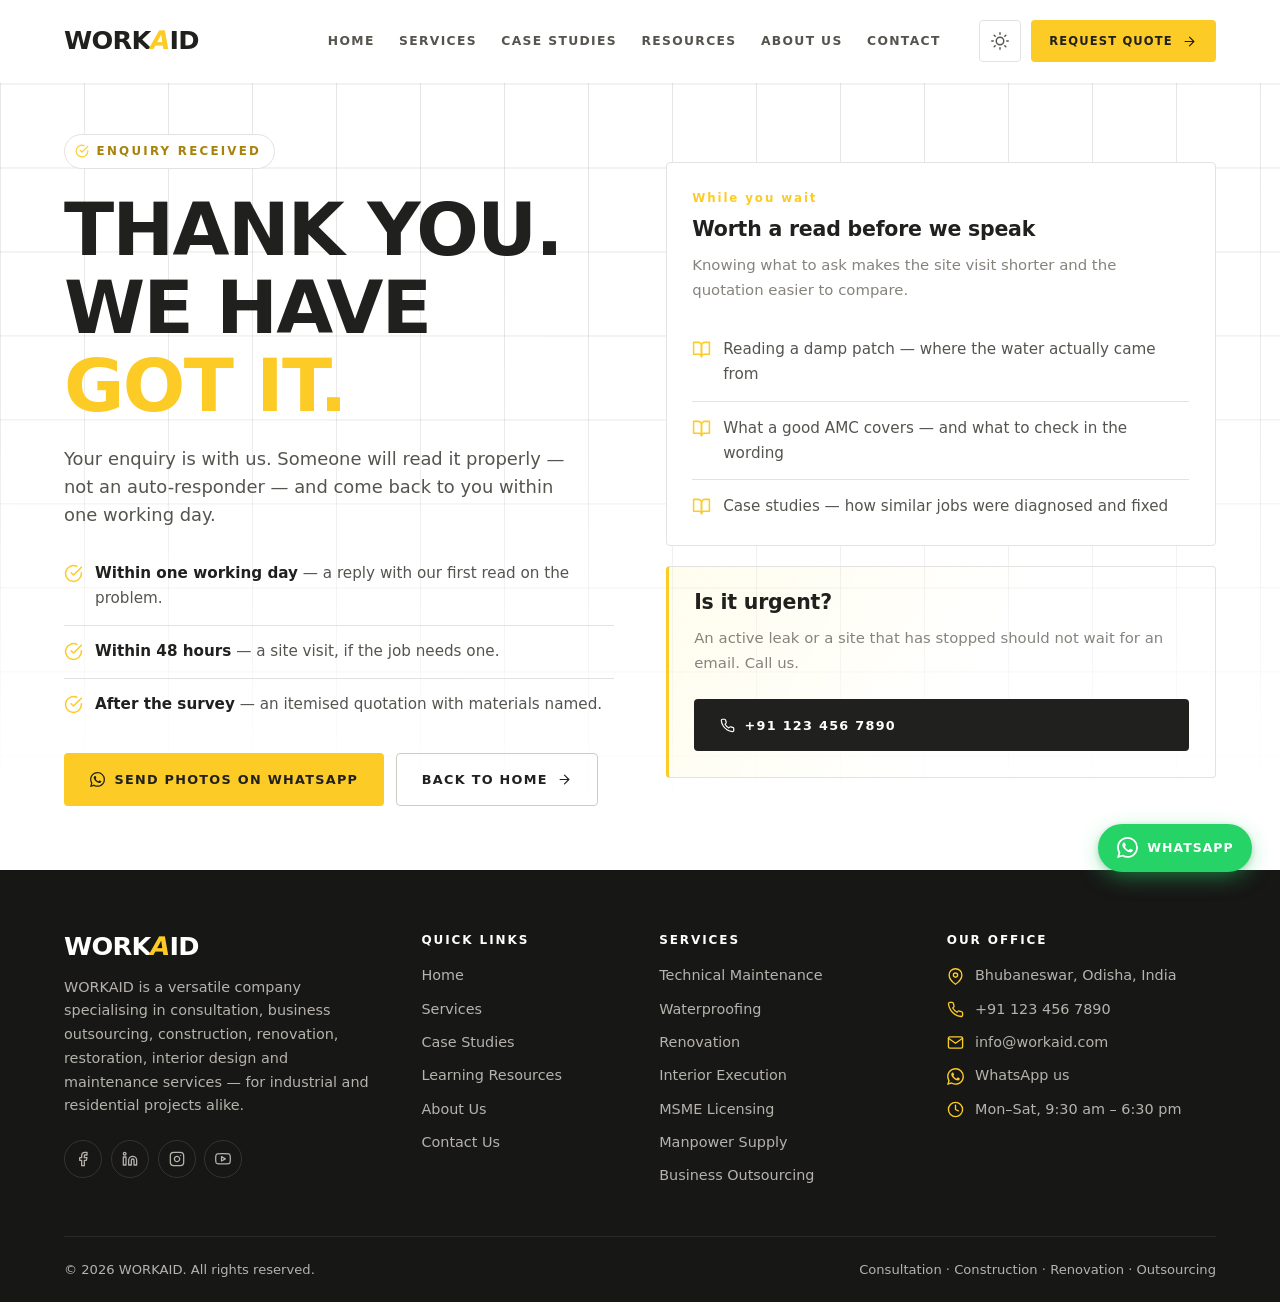
<file: thank-you.html>
<!DOCTYPE html>
<html lang="en" data-theme="light">
<head>
<meta charset="utf-8">
<meta name="viewport" content="width=device-width, initial-scale=1">
<title>Thank You — Your Enquiry Has Reached Us | WORKAID</title>
<meta name="description" content="Your enquiry has reached WORKAID. We reply within one working day, and site visits are usually scheduled within 48 hours.">
<meta name="robots" content="noindex">
<meta name="theme-color" content="#ffffff">
<link rel="icon" href="data:image/svg+xml,%3Csvg xmlns='http://www.w3.org/2000/svg' viewBox='0 0 32 32'%3E%3Crect width='32' height='32' fill='%2320201F'/%3E%3Cpath d='M14 6h5l-6 20h-5z' fill='%23FCCB26'/%3E%3C/svg%3E">
<link rel="stylesheet" href="assets/css/style.css">
<noscript><style>
/* Scroll reveals start at opacity 0 and are switched on by JS. With no JS
   the page would render blank, so show everything immediately instead.
   Likewise on touch, where JS drives the colour reveal — without it the
   photography would stay black and white permanently. */
.reveal{opacity:1!important;transform:none!important}
.media img,.industry img{filter:none!important}
</style></noscript>
<script>
(function(){try{var t=localStorage.getItem('workaid-theme');if(t==='dark'||t==='light'){document.documentElement.setAttribute('data-theme',t);}}catch(e){}})();
</script>
</head>
<body>
<script src="assets/js/icons.js"></script>

<a class="skip-link" href="#main">Skip to content</a>

<header class="site-header">
  <div class="wrap">
    <a class="logo" href="index.html">WORK<i>A</i>ID</a>
    <nav class="nav" id="site-nav" aria-label="Primary">
      <a href="index.html">Home</a>
      <a href="services.html">Services</a>
      <a href="case-studies.html">Case Studies</a>
      <a href="resources.html">Resources</a>
      <a href="about.html">About Us</a>
      <a href="contact.html">Contact</a>
      <a class="btn btn--sm" href="contact.html#quote">Request Quote <svg class="ico"><use href="#i-arrow-right"></use></svg></a>
    </nav>
    <div class="header-tools">
      <button class="icon-btn theme-toggle" type="button" aria-label="Switch to dark theme" aria-pressed="false">
        <svg class="ico sun"><use href="#i-sun"></use></svg>
        <svg class="ico moon"><use href="#i-moon"></use></svg>
      </button>
      <a class="btn btn--sm header-quote" href="contact.html#quote">Request Quote <svg class="ico"><use href="#i-arrow-right"></use></svg></a>
      <button class="icon-btn nav-toggle" type="button" aria-expanded="false" aria-controls="site-nav" aria-label="Menu">
        <span></span><span></span><span></span>
      </button>
    </div>
  </div>
</header>

<main id="main">

  <section class="hero">
    <div class="wrap">
      <div class="split">
        <div class="reveal">
          <span class="eyebrow">
            <svg class="ico"><use href="#i-check-circle"></use></svg>
            Enquiry received
          </span>
          <h1>Thank you.<br>We have <em>got it.</em></h1>
          <p class="hero-kicker">Your enquiry is with us. Someone will read it properly — not an
             auto-responder — and come back to you within one working day.</p>

          <ul class="checks" style="margin-top:2rem">
            <li><svg class="ico"><use href="#i-check-circle"></use></svg><span><b>Within one working day</b> — a reply with our first read on the problem.</span></li>
            <li><svg class="ico"><use href="#i-check-circle"></use></svg><span><b>Within 48 hours</b> — a site visit, if the job needs one.</span></li>
            <li><svg class="ico"><use href="#i-check-circle"></use></svg><span><b>After the survey</b> — an itemised quotation with materials named.</span></li>
          </ul>

          <div class="hero-actions">
            <a class="btn" href="https://wa.me/911234567890?text=Hi%20WORKAID%2C%20I%20have%20just%20sent%20an%20enquiry%20and%20want%20to%20share%20photos."
               target="_blank" rel="noopener">
              <svg class="ico ico--fill"><use href="#i-whatsapp"></use></svg> Send photos on WhatsApp
            </a>
            <a class="btn btn--ghost" href="index.html">Back to home <svg class="ico"><use href="#i-arrow-right"></use></svg></a>
          </div>
        </div>

        <div class="reveal">
          <div class="card">
            <span class="card-num">While you wait</span>
            <h3>Worth a read before we speak</h3>
            <p>Knowing what to ask makes the site visit shorter and the quotation easier to compare.</p>
            <ul class="checks" style="margin:1.2rem 0 0">
              <li><svg class="ico"><use href="#i-book-open"></use></svg><span><a href="resources.html">Reading a damp patch</a> — where the water actually came from</span></li>
              <li><svg class="ico"><use href="#i-book-open"></use></svg><span><a href="resources.html">What a good AMC covers</a> — and what to check in the wording</span></li>
              <li><svg class="ico"><use href="#i-book-open"></use></svg><span><a href="case-studies.html">Case studies</a> — how similar jobs were diagnosed and fixed</span></li>
            </ul>
          </div>

          <div class="card card--urgent" style="margin-top:1.25rem">
            <h3>Is it urgent?</h3>
            <p>An active leak or a site that has stopped should not wait for an email. Call us.</p>
            <a class="btn btn--ink" href="tel:+911234567890" style="margin-top:.5rem">
              <svg class="ico"><use href="#i-phone"></use></svg> +91 123 456 7890
            </a>
          </div>
        </div>
      </div>
    </div>
  </section>

</main>

<footer class="site-footer">
  <div class="wrap">
    <div class="footer-grid">
      <div>
        <a class="logo" href="index.html">WORK<i>A</i>ID</a>
        <p>WORKAID is a versatile company specialising in consultation, business outsourcing,
           construction, renovation, restoration, interior design and maintenance services —
           for industrial and residential projects alike.</p>
        <div class="socials">
          <a href="#" aria-label="Facebook"><svg class="ico"><use href="#i-facebook"></use></svg></a>
          <a href="#" aria-label="LinkedIn"><svg class="ico"><use href="#i-linkedin"></use></svg></a>
          <a href="#" aria-label="Instagram"><svg class="ico"><use href="#i-instagram"></use></svg></a>
          <a href="#" aria-label="YouTube"><svg class="ico"><use href="#i-youtube"></use></svg></a>
        </div>
      </div>
      <div>
        <h4>Quick Links</h4>
        <ul>
          <li><a href="index.html">Home</a></li>
          <li><a href="services.html">Services</a></li>
          <li><a href="case-studies.html">Case Studies</a></li>
          <li><a href="resources.html">Learning Resources</a></li>
          <li><a href="about.html">About Us</a></li>
          <li><a href="contact.html">Contact Us</a></li>
        </ul>
      </div>
      <div>
        <h4>Services</h4>
        <ul>
          <li><a href="services.html#maintenance">Technical Maintenance</a></li>
          <li><a href="services.html#waterproofing">Waterproofing</a></li>
          <li><a href="services.html#renovation">Renovation</a></li>
          <li><a href="services.html#interior">Interior Execution</a></li>
          <li><a href="services.html#licensing">MSME Licensing</a></li>
          <li><a href="services.html#manpower">Manpower Supply</a></li>
          <li><a href="services.html#bpo">Business Outsourcing</a></li>
        </ul>
      </div>
      <div>
        <h4>Our Office</h4>
        <ul class="contact-list">
          <li><svg class="ico"><use href="#i-map-pin"></use></svg><span>Bhubaneswar, Odisha, India</span></li>
          <li><svg class="ico"><use href="#i-phone"></use></svg><a href="tel:+911234567890">+91 123 456 7890</a></li>
          <li><svg class="ico"><use href="#i-mail"></use></svg><a href="mailto:info@workaid.com">info@workaid.com</a></li>
          <li><svg class="ico ico--fill"><use href="#i-whatsapp"></use></svg><a href="https://wa.me/911234567890" target="_blank" rel="noopener">WhatsApp us</a></li>
          <li><svg class="ico"><use href="#i-clock"></use></svg><span>Mon–Sat, 9:30 am – 6:30 pm</span></li>
        </ul>
      </div>
    </div>
    <div class="footer-base">
      <span>&copy; <span data-year>2026</span> WORKAID. All rights reserved.</span>
      <span>Consultation · Construction · Renovation · Outsourcing</span>
    </div>
  </div>
</footer>

<!-- WhatsApp. Replace the number in href on all pages (see README). -->
<a class="wa-fab" href="https://wa.me/911234567890?text=Hi%20WORKAID%2C%20I%20have%20a%20question%20about%20"
   target="_blank" rel="noopener" aria-label="Message WORKAID on WhatsApp">
  <svg class="ico ico--fill"><use href="#i-whatsapp"></use></svg>
  <span class="wa-label">WhatsApp</span>
</a>

<script src="assets/js/main.js" defer></script>
</body>
</html>
</file>
<file: assets/css/style.css>
/* =====================================================================
   WORKAID — shared stylesheet
   Brand: #20201F ink · #FCCB26 / #FCEA50 accent · #C8C6C5 grey
   Light theme is the default; [data-theme="dark"] flips the tokens.
   ===================================================================== */

/* ---------- 1. Tokens ------------------------------------------------ */
:root {
  --accent: #fccb26;
  --accent-soft: #fcea50;
  --accent-ink: #20201f; /* text that sits on the accent */

  --bg: #ffffff;
  --bg-alt: #f7f6f4;
  --surface: #ffffff;
  --ink: #20201f;
  --ink-soft: #56544f;
  --muted: #86837d;
  --line: #e4e2de;
  --line-strong: #cfccc6;
  --grid: rgba(32, 32, 31, 0.055);
  --shadow: 0 1px 2px rgba(32, 32, 31, .04), 0 12px 32px -18px rgba(32, 32, 31, .22);
  --shadow-lg: 0 2px 4px rgba(32, 32, 31, .05), 0 28px 60px -28px rgba(32, 32, 31, .3);

  --header-h: 82px;
  --maxw: 1240px;
  --gutter: clamp(1.15rem, 4vw, 2.75rem);
  --radius: 4px;
  --ease: cubic-bezier(.22, .68, .32, 1);

  --font: "Segoe UI", system-ui, -apple-system, "Helvetica Neue", Arial, sans-serif;
}

[data-theme="dark"] {
  --bg: #121211;
  --bg-alt: #191918;
  --surface: #1c1c1a;
  --ink: #f5f3ef;
  --ink-soft: #c4c1ba;
  --muted: #8e8b84;
  --line: #2d2d2a;
  --line-strong: #3d3d39;
  --grid: rgba(245, 243, 239, 0.05);
  --shadow: 0 1px 2px rgba(0, 0, 0, .5), 0 12px 32px -18px rgba(0, 0, 0, .8);
  --shadow-lg: 0 2px 4px rgba(0, 0, 0, .5), 0 28px 60px -28px rgba(0, 0, 0, .9);
}

/* ---------- 2. Reset / base ------------------------------------------ */
*, *::before, *::after { box-sizing: border-box; }

html {
  scroll-behavior: smooth;
  scroll-padding-top: calc(var(--header-h) + 16px);
  -webkit-text-size-adjust: 100%;
}

body {
  margin: 0;
  font-family: var(--font);
  font-size: clamp(.95rem, .4vw + .85rem, 1.02rem);
  line-height: 1.65;
  color: var(--ink-soft);
  background: var(--bg);
  overflow-x: hidden;
  transition: background-color .35s var(--ease), color .35s var(--ease);
}

/* The blueprint grid behind everything — the drafting-paper motif. */
body::before {
  content: "";
  position: fixed;
  inset: 0;
  z-index: 0;
  pointer-events: none;
  background-image:
    linear-gradient(to right, var(--grid) 1px, transparent 1px),
    linear-gradient(to bottom, var(--grid) 1px, transparent 1px);
  background-size: 84px 84px;
  mask-image: radial-gradient(ellipse 120% 90% at 50% 0%, #000 35%, transparent 100%);
  -webkit-mask-image: radial-gradient(ellipse 120% 90% at 50% 0%, #000 35%, transparent 100%);
}

body > * { position: relative; z-index: 1; }

img { max-width: 100%; display: block; }
a { color: inherit; text-decoration: none; }
button { font: inherit; color: inherit; }

/* Sprite icons — see assets/js/icons.js */
.ico {
  width: 1.15em;
  height: 1.15em;
  flex: none;
  fill: none;
  stroke: currentColor;
  stroke-width: 1.9;
  stroke-linecap: round;
  stroke-linejoin: round;
}
.ico--fill { fill: currentColor; stroke: none; }

h1, h2, h3, h4 {
  color: var(--ink);
  font-weight: 700;
  line-height: 1.06;
  letter-spacing: -.022em;
  margin: 0 0 .6em;
}

h1 { font-size: clamp(2.5rem, 6.4vw, 4.6rem); text-transform: uppercase; }
h2 { font-size: clamp(1.85rem, 3.9vw, 3rem); text-transform: uppercase; }
h3 { font-size: clamp(1.02rem, 1.1vw + .7rem, 1.28rem); letter-spacing: -.01em; }
h4 { font-size: 1rem; letter-spacing: .02em; text-transform: uppercase; }
p  { margin: 0 0 1.05em; }
p:last-child { margin-bottom: 0; }

::selection { background: var(--accent); color: var(--accent-ink); }

:focus-visible {
  outline: 2px solid var(--accent);
  outline-offset: 3px;
  border-radius: 2px;
}

.skip-link {
  position: absolute;
  left: 1rem;
  top: -100px;
  z-index: 999;
  background: var(--accent);
  color: var(--accent-ink);
  padding: .7rem 1.2rem;
  font-weight: 700;
  transition: top .2s var(--ease);
}
.skip-link:focus { top: 1rem; }

/* ---------- 3. Layout primitives ------------------------------------- */
.wrap {
  width: 100%;
  max-width: var(--maxw);
  margin-inline: auto;
  padding-inline: var(--gutter);
}

.section { padding-block: clamp(3.5rem, 7vw, 6.5rem); }
.section--tight { padding-block: clamp(2.5rem, 5vw, 4.25rem); }
.section--alt { background: var(--bg-alt); }
.section--line { border-top: 1px solid var(--line); }

.grid { display: grid; gap: clamp(1rem, 2vw, 1.6rem); }
.g-2 { grid-template-columns: repeat(2, minmax(0, 1fr)); }
.g-3 { grid-template-columns: repeat(3, minmax(0, 1fr)); }
.g-4 { grid-template-columns: repeat(4, minmax(0, 1fr)); }

.lede { font-size: clamp(1rem, .5vw + .9rem, 1.12rem); color: var(--ink-soft); max-width: 60ch; }
.center { text-align: center; }
.center .lede { margin-inline: auto; }

/* Section headers -------------------------------------------------- */
.eyebrow {
  display: block;
  font-size: .74rem;
  font-weight: 700;
  letter-spacing: .19em;
  text-transform: uppercase;
  color: #a8830b;
  margin-bottom: .85rem;
}
[data-theme="dark"] .eyebrow { color: var(--accent); }

.sec-head {
  display: grid;
  grid-template-columns: minmax(0, 1fr) minmax(0, 1fr);
  gap: clamp(1rem, 4vw, 3.5rem);
  align-items: end;
  margin-bottom: clamp(1.8rem, 3.5vw, 3rem);
}
.sec-head p { margin: 0; color: var(--muted); }
.sec-head h2 { margin-bottom: 0; }

.rule {
  width: 74px;
  height: 3px;
  background: var(--accent);
  margin-top: 1.1rem;
}

/* ---------- 4. Buttons ----------------------------------------------- */
.btn {
  --btn-bg: var(--accent);
  --btn-ink: var(--accent-ink);
  display: inline-flex;
  align-items: center;
  gap: .6rem;
  padding: .92rem 1.55rem;
  background: var(--btn-bg);
  color: var(--btn-ink);
  border: 1px solid transparent;
  border-radius: var(--radius);
  font-size: .8rem;
  font-weight: 700;
  letter-spacing: .1em;
  text-transform: uppercase;
  cursor: pointer;
  white-space: nowrap;
  transition: transform .25s var(--ease), background-color .25s var(--ease),
              box-shadow .25s var(--ease), color .25s var(--ease);
}
.btn:hover { transform: translateY(-2px); box-shadow: 0 10px 24px -12px rgba(252, 203, 38, .9); }
.btn:active { transform: translateY(0); }
.btn svg { width: 15px; height: 15px; transition: transform .25s var(--ease); }
.btn:hover svg { transform: translateX(4px); }

.btn--ghost {
  --btn-bg: transparent;
  --btn-ink: var(--ink);
  border-color: var(--line-strong);
}
.btn--ghost:hover {
  border-color: var(--ink);
  box-shadow: none;
  background: var(--ink);
  color: var(--bg);
}

.btn--ink { --btn-bg: var(--ink); --btn-ink: var(--bg); }
.btn--ink:hover { box-shadow: 0 10px 24px -12px rgba(32, 32, 31, .8); }

.btn--sm { padding: .68rem 1.1rem; font-size: .72rem; }

.link-arrow {
  display: inline-flex;
  align-items: center;
  gap: .5rem;
  font-size: .78rem;
  font-weight: 700;
  letter-spacing: .11em;
  text-transform: uppercase;
  color: var(--ink);
}
.link-arrow svg { width: 15px; height: 15px; color: var(--accent); transition: transform .25s var(--ease); }
.link-arrow:hover svg { transform: translateX(5px); }

/* ---------- 5. Header / nav ------------------------------------------ */
.site-header {
  position: sticky;
  top: 0;
  z-index: 100;
  background: color-mix(in srgb, var(--bg) 88%, transparent);
  backdrop-filter: blur(14px);
  -webkit-backdrop-filter: blur(14px);
  border-bottom: 1px solid transparent;
  transition: border-color .3s var(--ease), box-shadow .3s var(--ease);
}
.site-header.is-stuck { border-bottom-color: var(--line); box-shadow: var(--shadow); }

.site-header .wrap {
  min-height: var(--header-h);
  display: flex;
  align-items: center;
  gap: clamp(1rem, 3vw, 2.5rem);
}

.logo {
  font-size: clamp(1.3rem, 2.2vw, 1.6rem);
  font-weight: 700;
  letter-spacing: -.03em;
  text-transform: uppercase;
  color: var(--ink);
  margin-right: auto;
  line-height: 1;
}
.logo i {
  font-style: normal;
  color: var(--accent);
  /* The slanted A of the wordmark. */
  display: inline-block;
  transform: skewX(-11deg);
}

.nav { display: flex; align-items: center; gap: clamp(.9rem, 1.9vw, 1.9rem); }
.nav a {
  position: relative;
  font-size: .77rem;
  font-weight: 700;
  letter-spacing: .11em;
  text-transform: uppercase;
  color: var(--ink-soft);
  padding: .35rem 0;
  transition: color .2s var(--ease);
}
.nav a::after {
  content: "";
  position: absolute;
  left: 0; bottom: 0;
  width: 100%;
  height: 2px;
  background: var(--accent);
  transform: scaleX(0);
  transform-origin: left;
  transition: transform .28s var(--ease);
}
.nav a:hover { color: var(--ink); }
.nav a:hover::after, .nav a[aria-current="page"]::after { transform: scaleX(1); }
.nav a[aria-current="page"] { color: var(--ink); }

/* The quote button lives in .header-tools on desktop and inside the drawer on
   mobile, so the copy that is not in use is hidden rather than duplicated. */
.nav > .btn { display: none; }

.header-tools { display: flex; align-items: center; gap: .6rem; }

.icon-btn {
  display: grid;
  place-items: center;
  width: 42px;
  height: 42px;
  border: 1px solid var(--line);
  border-radius: var(--radius);
  background: transparent;
  cursor: pointer;
  transition: border-color .25s var(--ease), background-color .25s var(--ease), transform .25s var(--ease);
}
.icon-btn:hover { border-color: var(--ink); transform: translateY(-1px); }
.icon-btn svg { width: 18px; height: 18px; }

/* Theme toggle swaps which glyph is visible. */
.theme-toggle .moon { display: none; }
[data-theme="dark"] .theme-toggle .sun { display: none; }
[data-theme="dark"] .theme-toggle .moon { display: block; }

.nav-toggle { display: none; }
.nav-toggle span {
  display: block;
  width: 19px;
  height: 2px;
  background: var(--ink);
  transition: transform .3s var(--ease), opacity .2s var(--ease);
}
.nav-toggle span + span { margin-top: 4px; }
.nav-toggle[aria-expanded="true"] span:nth-child(1) { transform: translateY(6px) rotate(45deg); }
.nav-toggle[aria-expanded="true"] span:nth-child(2) { opacity: 0; }
.nav-toggle[aria-expanded="true"] span:nth-child(3) { transform: translateY(-6px) rotate(-45deg); }

/* ---------- 6. Media: B&W by default, colour on hover ---------------- */
.media {
  position: relative;
  overflow: hidden;
  background: var(--bg-alt);
  border-radius: var(--radius);
}
.media img {
  width: 100%;
  height: 100%;
  object-fit: cover;
  filter: grayscale(100%) contrast(1.04);
  transform: scale(1.001);
  transition: filter .55s var(--ease), transform .8s var(--ease);
}

/* Only devices that can actually hover keep the photos desaturated —
   on touch screens there is no hover, so they show in full colour. */
@media (hover: hover) and (pointer: fine) {
  .media:hover img,
  .media:focus-within img,
  a:hover .media img,
  a:focus-visible .media img,
  .card:hover .media img {
    filter: grayscale(0%) contrast(1);
    transform: scale(1.045);
  }
}
/* Touch devices never fire :hover, so the reveal is driven by scroll position
   instead — main.js adds .is-colour while a frame sits in the middle band of
   the screen. Same effect as the desktop hover, just triggered by the thing a
   phone user actually does. */
@media (hover: none) {
  .media.is-colour img {
    filter: grayscale(0%) contrast(1);
    transform: scale(1.03);
  }
}

.media--ratio-4x3 { aspect-ratio: 4 / 3; }
.media--ratio-3x4 { aspect-ratio: 3 / 4; }
.media--ratio-1x1 { aspect-ratio: 1 / 1; }
.media--ratio-16x9 { aspect-ratio: 16 / 9; }

/* ---------- 7. Hero --------------------------------------------------- */
.hero {
  position: relative;
  padding-block: clamp(2rem, 4vw, 3.5rem) clamp(2.5rem, 5vw, 4.5rem);
}

/* A second pass of the drafting grid, so it actually reads behind the hero
   rather than being a barely-there texture. */
.hero::before {
  content: "";
  position: absolute;
  inset: 0;
  pointer-events: none;
  background-image:
    linear-gradient(to right, var(--grid) 1px, transparent 1px),
    linear-gradient(to bottom, var(--grid) 1px, transparent 1px);
  background-size: 84px 84px;
  mask-image: linear-gradient(to bottom, #000 45%, transparent 92%);
  -webkit-mask-image: linear-gradient(to bottom, #000 45%, transparent 92%);
}
.hero .wrap { position: relative; z-index: 1; }

.hero-grid {
  display: grid;
  grid-template-columns: minmax(0, 1.05fr) minmax(0, 1fr);
  gap: clamp(1.75rem, 4vw, 3.75rem);
  align-items: center;
}

.hero .eyebrow {
  display: inline-flex;
  align-items: center;
  gap: .5rem;
  padding: .4rem .8rem .4rem .6rem;
  border: 1px solid var(--line);
  border-radius: 100px;
  background: var(--surface);
  margin-bottom: 1.4rem;
}
.hero .eyebrow svg { width: 14px; height: 14px; color: var(--accent); }

.hero h1 { margin-bottom: .28em; }
.hero h1 em { font-style: normal; color: var(--accent); }

.hero-kicker {
  font-size: clamp(1rem, 1.4vw, 1.15rem);
  line-height: 1.55;
  color: var(--ink-soft);
  max-width: 46ch;
  margin: 0;
}

/* Capability chips — the twelve services compressed into a scannable row. */
.hero-chips {
  display: flex;
  flex-wrap: wrap;
  gap: .5rem;
  list-style: none;
  margin: clamp(1.25rem, 2.5vw, 1.75rem) 0 0;
  padding: 0;
}
.hero-chips li {
  display: inline-flex;
  align-items: center;
  gap: .45rem;
  padding: .48rem .85rem;
  border: 1px solid var(--line);
  border-radius: 100px;
  background: var(--surface);
  font-size: .74rem;
  font-weight: 700;
  letter-spacing: .07em;
  text-transform: uppercase;
  color: var(--ink-soft);
  transition: border-color .25s var(--ease), color .25s var(--ease);
}
.hero-chips li:hover { border-color: var(--accent); color: var(--ink); }
.hero-chips svg { width: 14px; height: 14px; color: var(--accent); }

.hero-actions {
  display: flex;
  flex-wrap: wrap;
  gap: .75rem;
  margin-top: clamp(1.5rem, 3vw, 2.25rem);
}

/* Photo mosaic — one lead frame plus two supporting sectors. */
.hero-mosaic {
  position: relative;
  display: grid;
  grid-template-columns: minmax(0, 1.32fr) minmax(0, 1fr);
  grid-template-rows: repeat(2, minmax(0, 1fr));
  gap: 10px;
  aspect-ratio: 1 / 1.04;
}
.hm { position: relative; display: block; box-shadow: var(--shadow); }
.hm--lead { grid-row: span 2; }
.hm img { width: 100%; height: 100%; object-fit: cover; }

.hm-tag {
  position: absolute;
  left: 10px; bottom: 10px;
  padding: .34rem .7rem;
  background: rgba(18, 18, 17, .74);
  backdrop-filter: blur(5px);
  -webkit-backdrop-filter: blur(5px);
  color: #fff;
  border-radius: 2px;
  font-size: .64rem;
  font-weight: 700;
  letter-spacing: .13em;
  text-transform: uppercase;
}

/* Sits in the gutter on the left edge of the lead frame. Anchored well clear of
   the tile captions, which live along the bottom of each frame. */
.hm-badge {
  position: absolute;
  left: -22px;
  bottom: 28%;
  z-index: 2;
  max-width: 196px;
  padding: .95rem 1.2rem;
  background: var(--accent);
  color: var(--accent-ink);
  border-radius: var(--radius);
  box-shadow: var(--shadow-lg);
  font-size: .7rem;
  font-weight: 700;
  letter-spacing: .09em;
  text-transform: uppercase;
  line-height: 1.4;
}
.hm-badge b {
  display: block;
  font-size: 1.9rem;
  line-height: 1;
  letter-spacing: -.035em;
  margin-bottom: .2rem;
}

/* Stat strip ------------------------------------------------------- */
.stats {
  display: grid;
  grid-template-columns: repeat(4, minmax(0, 1fr));
  border: 1px solid var(--line);
  border-radius: var(--radius);
  background: var(--surface);
  overflow: hidden;
  margin-top: clamp(1.75rem, 3.5vw, 3rem);
}
.stat {
  display: flex;
  align-items: center;
  gap: .9rem;
  padding: clamp(1.1rem, 2vw, 1.6rem) clamp(1rem, 2vw, 1.7rem);
  border-right: 1px solid var(--line);
}
.stat:last-child { border-right: 0; }
.stat svg { width: 30px; height: 30px; flex: none; color: var(--ink); stroke-width: 1.35; }
.stat b {
  display: block;
  font-size: clamp(1.5rem, 2.6vw, 2.1rem);
  line-height: 1;
  color: var(--ink);
  letter-spacing: -.03em;
}
/* Direct child only — the counter lives in .stat b > span and must not
   inherit the small label styling. */
.stat > div > span {
  display: block;
  font-size: .72rem;
  font-weight: 700;
  letter-spacing: .1em;
  text-transform: uppercase;
  color: var(--muted);
}

/* ---------- 8. Cards -------------------------------------------------- */
.card {
  display: flex;
  flex-direction: column;
  padding: clamp(1.25rem, 2vw, 1.75rem);
  background: var(--surface);
  border: 1px solid var(--line);
  border-radius: var(--radius);
  transition: transform .3s var(--ease), border-color .3s var(--ease), box-shadow .3s var(--ease);
}
.card:hover { transform: translateY(-5px); border-color: var(--accent); box-shadow: var(--shadow); }
.card p { color: var(--muted); font-size: .93rem; }
.card .link-arrow { margin-top: auto; padding-top: 1.1rem; }

.card-icon {
  display: grid;
  place-items: center;
  width: 52px;
  height: 52px;
  margin-bottom: 1.15rem;
  border: 1px solid var(--line-strong);
  border-radius: 50%;
  color: var(--ink);
  transition: background-color .3s var(--ease), border-color .3s var(--ease), color .3s var(--ease);
}
.card-icon svg { width: 22px; height: 22px; stroke-width: 1.4; }
.card:hover .card-icon { background: var(--accent); border-color: var(--accent); color: var(--accent-ink); }

.card-num {
  font-size: .74rem;
  font-weight: 700;
  letter-spacing: .16em;
  color: var(--accent);
  margin-bottom: .7rem;
}

/* The "call us now" half of the triage pair — weighted so the eye lands on it
   first without shouting. */
.card--urgent {
  border-left: 3px solid var(--accent);
  background: linear-gradient(120deg, rgba(252, 234, 80, .1), transparent 55%);
}
[data-theme="dark"] .card--urgent {
  background: linear-gradient(120deg, rgba(252, 203, 38, .09), transparent 55%);
}
.card--urgent .card-num { color: var(--ink); }

/* Checklist ---------------------------------------------------------- */
.checks { list-style: none; margin: 0; padding: 0; display: grid; gap: .85rem; }
.checks li {
  display: flex;
  align-items: flex-start;
  gap: .75rem;
  padding-bottom: .85rem;
  border-bottom: 1px solid var(--line);
  font-size: .95rem;
}
.checks li:last-child { border-bottom: 0; padding-bottom: 0; }
.checks svg { width: 19px; height: 19px; flex: none; margin-top: .18rem; color: var(--accent); }
.checks b { color: var(--ink); }

/* ---------- 9. Industries strip -------------------------------------- */
.industries {
  display: grid;
  grid-template-columns: repeat(6, minmax(0, 1fr));
  gap: 10px;
}
.industry {
  position: relative;
  display: block;
  aspect-ratio: 3 / 4;
  overflow: hidden;
  border-radius: var(--radius);
}
.industry img {
  width: 100%; height: 100%;
  object-fit: cover;
  filter: grayscale(100%) brightness(.62);
  transition: filter .55s var(--ease), transform .8s var(--ease);
}
.industry-label {
  position: absolute;
  inset: auto 0 0 0;
  display: grid;
  justify-items: center;
  gap: .55rem;
  padding: 1rem .5rem 1.15rem;
  color: #fff;
  text-align: center;
  background: linear-gradient(to top, rgba(15, 15, 14, .85), transparent);
}
.industry-label svg { width: 24px; height: 24px; stroke-width: 1.3; }
.industry-label span {
  font-size: .68rem;
  font-weight: 700;
  letter-spacing: .12em;
  text-transform: uppercase;
}
.industry::after {
  content: "";
  position: absolute;
  inset: 0;
  border: 2px solid transparent;
  border-radius: var(--radius);
  transition: border-color .3s var(--ease);
}
@media (hover: hover) and (pointer: fine) {
  .industry:hover img, .industry:focus-visible img { filter: grayscale(0%) brightness(.82); transform: scale(1.06); }
  .industry:hover::after, .industry:focus-visible::after { border-color: var(--accent); }
}
@media (hover: none) {
  .industry.is-colour img { filter: grayscale(0%) brightness(.85); transform: scale(1.04); }
  .industry.is-colour::after { border-color: var(--accent); }
}

/* ---------- 10. Project / article tiles ------------------------------- */
.tiles { display: grid; gap: clamp(1rem, 2vw, 1.5rem); }

.tile { display: block; }
.tile .media { aspect-ratio: 4 / 3; }
.tile-meta {
  display: flex;
  gap: .8rem;
  padding-top: .95rem;
  border-top: 2px solid var(--accent);
  margin-top: .95rem;
}
.tile-meta h3 { margin: 0 0 .18rem; }
.tile-meta span { font-size: .75rem; letter-spacing: .1em; text-transform: uppercase; color: var(--muted); }

.tag {
  display: inline-block;
  padding: .3rem .65rem;
  border: 1px solid var(--line-strong);
  border-radius: 100px;
  font-size: .68rem;
  font-weight: 700;
  letter-spacing: .1em;
  text-transform: uppercase;
  color: var(--muted);
}
.tag--solid { background: var(--accent); border-color: var(--accent); color: var(--accent-ink); }

/* Filter pills -------------------------------------------------------- */
.filters {
  display: flex;
  flex-wrap: wrap;
  gap: .5rem;
  margin-bottom: clamp(1.5rem, 3vw, 2.25rem);
}
.filter {
  padding: .58rem 1.1rem;
  border: 1px solid var(--line-strong);
  border-radius: 100px;
  background: transparent;
  font-size: .74rem;
  font-weight: 700;
  letter-spacing: .1em;
  text-transform: uppercase;
  color: var(--muted);
  cursor: pointer;
  transition: all .25s var(--ease);
}
.filter:hover { color: var(--ink); border-color: var(--ink); }
.filter[aria-pressed="true"] {
  background: var(--ink);
  border-color: var(--ink);
  color: var(--bg);
}

.is-hidden { display: none !important; }

/* ---------- 11. Process ---------------------------------------------- */
.process { display: grid; grid-template-columns: repeat(4, minmax(0, 1fr)); gap: clamp(1rem, 2vw, 1.75rem); }
.step { position: relative; padding-top: 3.5rem; }
.step::before {
  content: attr(data-step);
  position: absolute;
  top: 0; left: 0;
  display: grid;
  place-items: center;
  width: 48px; height: 48px;
  border: 1px solid var(--accent);
  border-radius: 50%;
  background: var(--bg);
  font-size: .85rem;
  font-weight: 700;
  color: var(--ink);
}
.step::after {
  content: "";
  position: absolute;
  top: 24px; left: 60px; right: -12px;
  height: 1px;
  border-top: 1px dashed var(--line-strong);
}
.step:last-child::after { display: none; }
.step h3 { margin-bottom: .35rem; }
.step p { color: var(--muted); font-size: .92rem; }

/* ---------- 12. Testimonials ----------------------------------------- */
.quote-wrap {
  display: grid;
  grid-template-columns: minmax(0, 1.25fr) minmax(0, 1fr);
  border: 1px solid var(--line);
  border-radius: var(--radius);
  background: var(--surface);
  overflow: hidden;
}
.quote-body { padding: clamp(1.5rem, 3.5vw, 3rem); display: flex; flex-direction: column; justify-content: center; }
.quote-mark { font-size: 3.4rem; line-height: .8; color: var(--accent); margin-bottom: .5rem; }
.quote-text { font-size: clamp(1rem, 1.1vw + .78rem, 1.2rem); color: var(--ink); line-height: 1.55; }
.stars { display: flex; gap: .18rem; margin: 1.1rem 0 .9rem; color: var(--accent); }
.stars svg { width: 16px; height: 16px; }
.quote-who b { display: block; color: var(--ink); }
.quote-who span { font-size: .82rem; color: var(--muted); }
.quote-media { min-height: 240px; }

.slides > * { display: none; }
.slides > .is-active { display: grid; animation: fade .45s var(--ease); }
@keyframes fade { from { opacity: 0; transform: translateY(8px); } to { opacity: 1; transform: none; } }

.dots { display: flex; justify-content: center; gap: .5rem; margin-top: 1.5rem; }
.dot {
  width: 9px; height: 9px;
  padding: 0;
  border: 1px solid var(--line-strong);
  border-radius: 50%;
  background: transparent;
  cursor: pointer;
  transition: all .25s var(--ease);
}
.dot[aria-selected="true"] { background: var(--accent); border-color: var(--accent); width: 26px; border-radius: 100px; }

/* ---------- 13. Accordion -------------------------------------------- */
.acc { border-top: 1px solid var(--line); }
.acc-item { border-bottom: 1px solid var(--line); }
.acc-btn {
  width: 100%;
  display: flex;
  align-items: center;
  gap: 1rem;
  padding: 1.15rem 0;
  background: none;
  border: 0;
  text-align: left;
  cursor: pointer;
  font-size: clamp(.98rem, .5vw + .85rem, 1.1rem);
  font-weight: 700;
  color: var(--ink);
}
.acc-btn::after {
  content: "";
  flex: none;
  margin-left: auto;
  width: 11px; height: 11px;
  border-right: 2px solid var(--accent);
  border-bottom: 2px solid var(--accent);
  transform: rotate(45deg) translate(-2px, -2px);
  transition: transform .3s var(--ease);
}
.acc-btn[aria-expanded="true"]::after { transform: rotate(-135deg) translate(-3px, -3px); }
.acc-panel { display: grid; grid-template-rows: 0fr; transition: grid-template-rows .32s var(--ease); }
.acc-panel > div { overflow: hidden; }
.acc-btn[aria-expanded="true"] + .acc-panel { grid-template-rows: 1fr; }
.acc-panel p { padding-bottom: 1.25rem; color: var(--muted); max-width: 78ch; }

/* ---------- 14. Split feature ---------------------------------------- */
.split {
  display: grid;
  grid-template-columns: minmax(0, 1fr) minmax(0, 1fr);
  gap: clamp(1.5rem, 4vw, 3.5rem);
  align-items: center;
}
.split--wide-media { grid-template-columns: minmax(0, 1.1fr) minmax(0, 1fr); }
.split .media { aspect-ratio: 5 / 4; }

/* ---------- 15. CTA band --------------------------------------------- */
.cta-band {
  position: relative;
  overflow: hidden;
  background: var(--ink);
  color: #f3f1ec;
}
.cta-band::after {
  content: "";
  position: absolute;
  inset: 0;
  background-image:
    linear-gradient(to right, rgba(252, 203, 38, .16) 1px, transparent 1px),
    linear-gradient(to bottom, rgba(252, 203, 38, .16) 1px, transparent 1px);
  background-size: 64px 64px;
  mask-image: linear-gradient(to left, #000, transparent 62%);
  -webkit-mask-image: linear-gradient(to left, #000, transparent 62%);
  pointer-events: none;
}
.cta-band .wrap {
  position: relative;
  z-index: 1;
  display: grid;
  grid-template-columns: minmax(0, 1.15fr) minmax(0, 1fr);
  gap: clamp(1.5rem, 4vw, 3rem);
  align-items: center;
  padding-block: clamp(2.5rem, 5vw, 4.25rem);
}
.cta-band h2 { color: #fff; margin: 0; }
.cta-band h2 em { font-style: normal; color: var(--accent); }
.cta-band p { color: #c8c6c5; }

/* ---------- 16. Forms ------------------------------------------------- */
.form { display: grid; gap: 1.1rem; }
.field { display: grid; gap: .45rem; }
.field label {
  font-size: .73rem;
  font-weight: 700;
  letter-spacing: .12em;
  text-transform: uppercase;
  color: var(--ink);
}
.field input, .field select, .field textarea {
  width: 100%;
  padding: .82rem .95rem;
  font: inherit;
  font-size: .95rem;
  color: var(--ink);
  background: var(--surface);
  border: 1px solid var(--line-strong);
  border-radius: var(--radius);
  transition: border-color .2s var(--ease), box-shadow .2s var(--ease);
}
.field textarea { min-height: 132px; resize: vertical; }
.field input:focus, .field select:focus, .field textarea:focus {
  outline: none;
  border-color: var(--accent);
  box-shadow: 0 0 0 3px rgba(252, 203, 38, .25);
}
.field .err { font-size: .78rem; color: #c0392b; min-height: 1em; }
[data-theme="dark"] .field .err { color: #ff8a7a; }
.field.is-invalid input, .field.is-invalid select, .field.is-invalid textarea { border-color: #c0392b; }

.form-note { font-size: .82rem; color: var(--muted); }
.form-status:empty { display: none; }
.form-status {
  padding: .9rem 1.1rem;
  border: 1px solid var(--accent);
  border-left-width: 4px;
  border-radius: var(--radius);
  background: rgba(252, 234, 80, .16);
  color: var(--ink);
  font-size: .92rem;
}

/* ---------- 17. Footer ------------------------------------------------ */
.site-footer {
  background: #171716;
  color: #b6b3ad;
  padding-block: clamp(2.5rem, 5vw, 4rem) 0;
  font-size: .9rem;
}
.footer-grid {
  display: grid;
  grid-template-columns: 1.6fr 1fr 1.25fr 1.35fr;
  gap: clamp(1.5rem, 3vw, 2.75rem);
}
.site-footer h4 { color: #fff; font-size: .75rem; letter-spacing: .16em; margin-bottom: 1.1rem; }
.site-footer .logo { color: #fff; margin-bottom: 1rem; display: inline-block; }
.site-footer ul { list-style: none; margin: 0; padding: 0; display: grid; gap: .6rem; }
.site-footer a { color: #b6b3ad; transition: color .2s var(--ease), padding-left .2s var(--ease); }
.site-footer a:hover { color: var(--accent); }
.site-footer li a:hover { padding-left: 5px; }

.contact-list li { display: flex; gap: .7rem; align-items: flex-start; }
.contact-list svg { width: 17px; height: 17px; flex: none; margin-top: .2rem; color: var(--accent); }

.socials { display: flex; gap: .55rem; margin-top: 1.35rem; }
.socials a {
  display: grid;
  place-items: center;
  width: 38px; height: 38px;
  border: 1px solid #35342f;
  border-radius: 50%;
  transition: all .25s var(--ease);
}
.socials a:hover { background: var(--accent); border-color: var(--accent); color: var(--accent-ink); transform: translateY(-2px); }
.socials svg { width: 16px; height: 16px; }

.newsletter { display: flex; margin-top: .9rem; }
.newsletter input {
  flex: 1;
  min-width: 0;
  padding: .78rem .9rem;
  font: inherit;
  font-size: .88rem;
  color: #fff;
  background: #201f1d;
  border: 1px solid #35342f;
  border-right: 0;
  border-radius: var(--radius) 0 0 var(--radius);
}
.newsletter input::placeholder { color: #74716b; }
.newsletter input:focus { outline: none; border-color: var(--accent); }
.newsletter button {
  display: grid;
  place-items: center;
  width: 48px;
  border: 0;
  background: var(--accent);
  color: var(--accent-ink);
  border-radius: 0 var(--radius) var(--radius) 0;
  cursor: pointer;
}
.newsletter button svg { width: 16px; height: 16px; }

.footer-base {
  margin-top: clamp(2rem, 4vw, 3rem);
  padding-block: 1.35rem;
  border-top: 1px solid #2a2926;
  display: flex;
  flex-wrap: wrap;
  gap: .5rem 1.5rem;
  justify-content: space-between;
  font-size: .82rem;
}

/* ---------- 18. Page banner ------------------------------------------ */
.page-head {
  padding-block: clamp(2.5rem, 5vw, 4.5rem) clamp(2rem, 4vw, 3.25rem);
  border-bottom: 1px solid var(--line);
}
.page-head h1 { font-size: clamp(2.1rem, 5vw, 3.7rem); margin-bottom: .3em; }
.crumbs { display: flex; gap: .5rem; font-size: .74rem; letter-spacing: .12em; text-transform: uppercase; color: var(--muted); margin-bottom: 1.1rem; }
.crumbs a:hover { color: var(--accent); }

/* ---------- 18b. WhatsApp button ------------------------------------- */
/* Fixed on every page. Someone photographing a damp ceiling wants to send that
   photo, not fill in six fields — so this is the shortest path to a lead. */
.wa-fab {
  position: fixed;
  right: clamp(1rem, 3vw, 1.75rem);
  bottom: clamp(1rem, 3vw, 1.75rem);
  z-index: 90;
  display: inline-flex;
  align-items: center;
  gap: .6rem;
  padding: .85rem 1.15rem;
  background: #25d366;
  color: #fff;
  border-radius: 100px;
  box-shadow: 0 6px 24px -6px rgba(37, 211, 102, .7), 0 2px 6px rgba(0, 0, 0, .18);
  font-size: .78rem;
  font-weight: 700;
  letter-spacing: .08em;
  text-transform: uppercase;
  transition: transform .25s var(--ease), box-shadow .25s var(--ease);
}
.wa-fab:hover { transform: translateY(-2px); box-shadow: 0 10px 30px -8px rgba(37, 211, 102, .85); }
.wa-fab svg { width: 21px; height: 21px; }

/* Below the wide breakpoint it collapses to a circle so it never covers copy. */
@media (max-width: 780px) {
  .wa-fab { padding: 0; width: 54px; height: 54px; justify-content: center; }
  .wa-fab .wa-label { display: none; }
  .wa-fab svg { width: 26px; height: 26px; }
}

/* ---------- 19. Reveal animation ------------------------------------- */
.reveal { opacity: 0; transform: translateY(22px); transition: opacity .65s var(--ease), transform .65s var(--ease); }
.reveal.is-in { opacity: 1; transform: none; }

@media (prefers-reduced-motion: reduce) {
  html { scroll-behavior: auto; }
  *, *::before, *::after {
    animation-duration: .001ms !important;
    transition-duration: .001ms !important;
  }
  .reveal { opacity: 1; transform: none; }
}

/* ---------- 20. Responsive ------------------------------------------- */
@media (max-width: 1080px) {
  .footer-grid { grid-template-columns: 1fr 1fr; }
  .industries { grid-template-columns: repeat(3, minmax(0, 1fr)); }
  .process { grid-template-columns: repeat(2, minmax(0, 1fr)); row-gap: 2.25rem; }
  .step:nth-child(2n)::after { display: none; }
}

@media (max-width: 900px) {
  :root { --header-h: 68px; }

  .nav-toggle { display: grid; place-items: center; }

  /* Nav collapses into a full-width drawer under the header. */
  .nav {
    position: fixed;
    inset: var(--header-h) 0 auto 0;
    flex-direction: column;
    align-items: stretch;
    gap: 0;
    padding: .5rem var(--gutter) 1.5rem;
    background: var(--bg);
    border-bottom: 1px solid var(--line);
    box-shadow: var(--shadow-lg);
    max-height: calc(100dvh - var(--header-h));
    overflow-y: auto;
    transform: translateY(-12px);
    opacity: 0;
    visibility: hidden;
    transition: opacity .25s var(--ease), transform .25s var(--ease), visibility .25s;
  }
  .nav.is-open { transform: none; opacity: 1; visibility: visible; }
  .nav a { padding: .95rem 0; border-bottom: 1px solid var(--line); font-size: .84rem; }
  .nav a::after { display: none; }
  .nav a[aria-current="page"] { color: var(--accent); }
  .nav > .btn { display: inline-flex; margin-top: 1.1rem; justify-content: center; }

  .header-quote { display: none; }

  .hero-grid, .split, .split--wide-media, .quote-wrap, .cta-band .wrap, .sec-head {
    grid-template-columns: minmax(0, 1fr);
  }
  .sec-head { align-items: start; gap: 1rem; }
  .split .media, .hero-mosaic { order: -1; }
  .hero-mosaic { aspect-ratio: 3 / 2; }
  .hm-badge { left: auto; right: 10px; top: 10px; bottom: auto; }
  .split--media-last .media { order: 0; }
  .quote-media { min-height: 220px; aspect-ratio: 16 / 9; }
  .stats { grid-template-columns: repeat(2, minmax(0, 1fr)); }
  .stat:nth-child(2n) { border-right: 0; }
  .stat:nth-child(-n+2) { border-bottom: 1px solid var(--line); }
  .g-4 { grid-template-columns: repeat(2, minmax(0, 1fr)); }
  .g-3 { grid-template-columns: repeat(2, minmax(0, 1fr)); }
}

@media (max-width: 620px) {
  .g-2, .g-3, .g-4 { grid-template-columns: minmax(0, 1fr); }
  .industries { grid-template-columns: repeat(2, minmax(0, 1fr)); }
  .process { grid-template-columns: minmax(0, 1fr); }
  .step::after { display: none; }
  .footer-grid { grid-template-columns: minmax(0, 1fr); }
  .hero-actions .btn { flex: 1 1 100%; justify-content: center; }
  .hero-mosaic { aspect-ratio: 4 / 3; gap: 7px; }
  .hm-badge { font-size: .62rem; padding: .7rem .85rem; }
  .hm-badge b { font-size: 1.45rem; }
  .stats { grid-template-columns: minmax(0, 1fr); }
  .stat { border-right: 0; border-bottom: 1px solid var(--line); }
  .stat:last-child { border-bottom: 0; }
  .footer-base { justify-content: flex-start; }
}

@media print {
  .site-header, .site-footer, .cta-band, .hero-actions { display: none; }
  body::before { display: none; }
  .media img { filter: none; }
}
</file>
